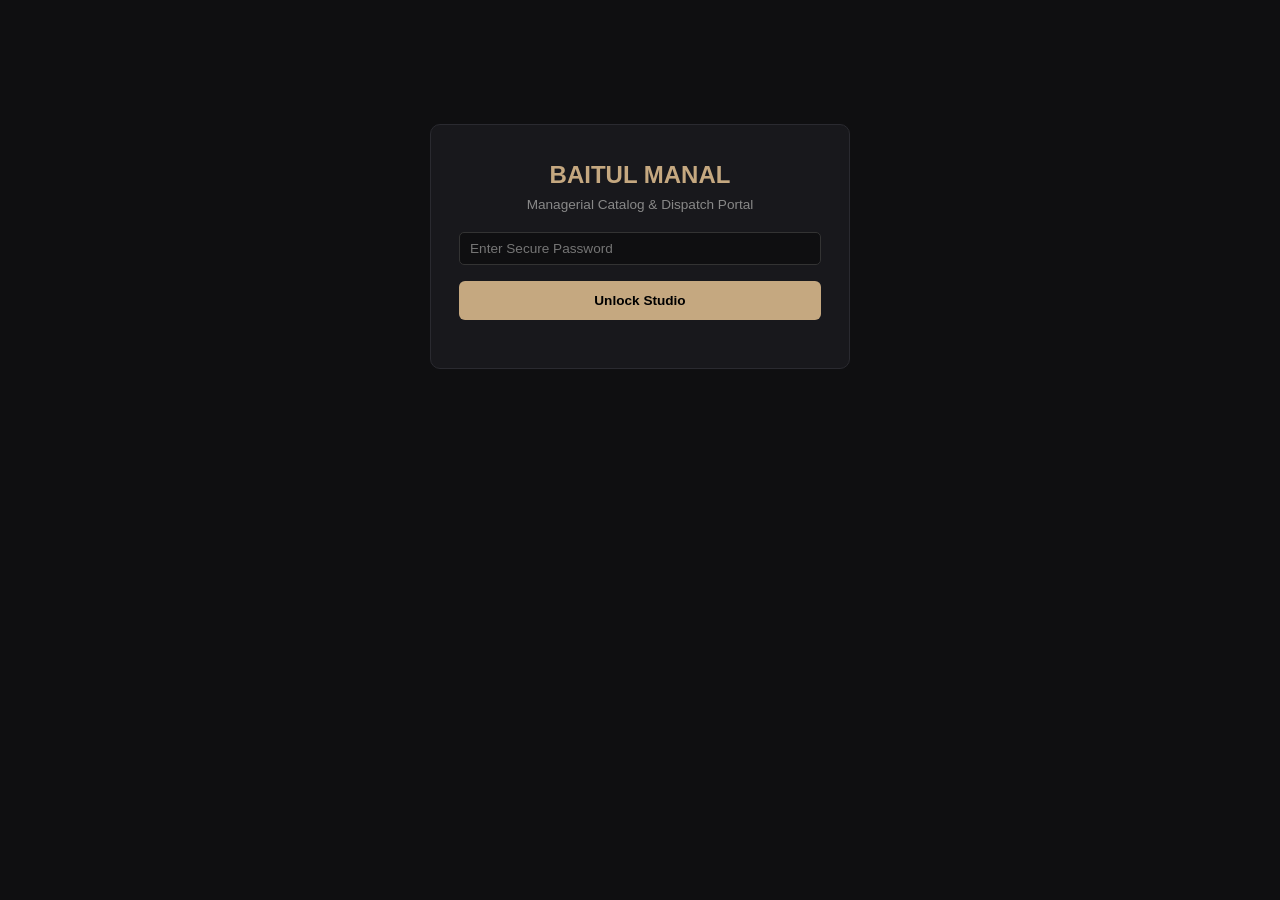
<file: admin.html>
<!DOCTYPE html>
<html lang="en">
<head>
  <meta charset="UTF-8">
  <meta name="viewport" content="width=device-width, initial-scale=1.0">
  <title>Baitul Manal — Operations & Visual Catalog Studio</title>
  <style>
    :root {
      --bm-gold: #c5a880;
      --bm-gold-dark: #9e825a;
      --bm-dark: #0f0f11;
      --bm-card: #18181c;
      --bm-border: #2a2a30;
      --bm-red: #e74c3c;
      --bm-green: #2ecc71;
    }

    * { box-sizing: border-box; margin: 0; padding: 0; }
    body {
      background: var(--bm-dark);
      color: #eaeaea;
      font-family: -apple-system, BlinkMacSystemFont, "Segoe UI", Roboto, Helvetica, Arial, sans-serif;
      padding: 24px;
    }

    .container { max-width: 1500px; margin: 0 auto; }

    .header {
      display: flex;
      justify-content: space-between;
      align-items: center;
      padding-bottom: 20px;
      border-bottom: 1px solid var(--bm-border);
      margin-bottom: 24px;
    }
    .header h1 { color: var(--bm-gold); font-size: 1.6rem; letter-spacing: 1px; }

    .btn {
      background: var(--bm-gold);
      color: #000;
      border: none;
      padding: 10px 18px;
      border-radius: 6px;
      font-weight: 600;
      cursor: pointer;
      font-size: 0.85rem;
      transition: background 0.2s;
    }
    .btn:hover { background: #d8be97; }
    .btn-outline {
      background: transparent;
      border: 1px solid var(--bm-gold);
      color: var(--bm-gold);
      padding: 9px 16px;
      border-radius: 6px;
      font-weight: 600;
      cursor: pointer;
    }
    .btn-outline:hover { background: rgba(197, 168, 128, 0.1); }
    .btn-danger { background: var(--bm-red); color: #fff; border: none; border-radius: 4px; cursor: pointer; }
    .btn-danger:hover { background: #c0392b; }

    .gate-box {
      max-width: 420px;
      margin: 100px auto;
      background: var(--bm-card);
      border: 1px solid var(--bm-border);
      border-radius: 10px;
      padding: 36px 28px;
      text-align: center;
    }

    .tabs { display: flex; gap: 12px; margin-bottom: 24px; }
    .tab-btn {
      background: #202026;
      color: #999;
      border: 1px solid var(--bm-border);
      padding: 10px 22px;
      border-radius: 6px;
      cursor: pointer;
      font-weight: 500;
    }
    .tab-btn.active {
      background: var(--bm-gold);
      color: #000;
      border-color: var(--bm-gold);
      font-weight: 700;
    }

    .inventory-grid {
      display: grid;
      grid-template-columns: repeat(auto-fill, minmax(420px, 1fr));
      gap: 24px;
      margin-top: 18px;
    }

    .product-editor-card {
      background: var(--bm-card);
      border: 1px solid var(--bm-border);
      border-radius: 10px;
      overflow: hidden;
      display: flex;
      flex-direction: column;
      position: relative;
    }

    .preview-header {
      position: relative;
      height: 250px;
      background: #111;
      display: flex;
      align-items: center;
      justify-content: center;
    }
    .preview-header img {
      width: 100%;
      height: 100%;
      object-fit: cover;
    }
    .badge-preview-sale {
      position: absolute;
      top: 12px;
      left: 12px;
      background: #b33939;
      color: #fff;
      font-size: 0.72rem;
      font-weight: 800;
      padding: 4px 8px;
      border-radius: 4px;
      letter-spacing: 0.5px;
    }
    .badge-preview-new {
      position: absolute;
      top: 12px;
      left: 70px;
      background: var(--bm-gold);
      color: #000;
      font-size: 0.72rem;
      font-weight: 800;
      padding: 4px 8px;
      border-radius: 4px;
    }
    .badge-preview-cat {
      position: absolute;
      top: 12px;
      right: 12px;
      background: rgba(0,0,0,0.75);
      color: #fff;
      font-size: 0.7rem;
      padding: 4px 8px;
      border-radius: 4px;
      border: 1px solid #444;
    }

    .card-fields {
      padding: 18px;
      display: flex;
      flex-direction: column;
      gap: 12px;
    }

    .field-row {
      display: flex;
      gap: 10px;
    }
    .field-group {
      flex: 1;
      display: flex;
      flex-direction: column;
      gap: 4px;
    }
    label {
      font-size: 0.72rem;
      color: #aaa;
      text-transform: uppercase;
      letter-spacing: 0.5px;
    }
    input, select, textarea {
      background: #0f0f11;
      border: 1px solid #333;
      border-radius: 5px;
      color: #fff;
      padding: 8px 10px;
      font-size: 0.85rem;
      width: 100%;
    }
    input:focus, select:focus, textarea:focus {
      outline: none;
      border-color: var(--bm-gold);
    }
    textarea { resize: vertical; min-height: 55px; }

    .checkbox-row {
      display: flex;
      align-items: center;
      gap: 8px;
      background: #131317;
      padding: 8px 12px;
      border-radius: 5px;
      border: 1px solid #292933;
    }
    .checkbox-row input[type="checkbox"] {
      width: auto;
      cursor: pointer;
    }
    .checkbox-row span {
      font-size: 0.8rem;
      font-weight: 600;
    }

    .card-actions {
      display: flex;
      justify-content: space-between;
      align-items: center;
      padding: 12px 18px;
      background: #141417;
      border-top: 1px solid var(--bm-border);
      margin-top: auto;
    }

    table { width: 100%; border-collapse: collapse; margin-top: 14px; }
    th, td { padding: 12px; border-bottom: 1px solid var(--bm-border); text-align: left; }
    th { color: var(--bm-gold); font-size: 0.75rem; text-transform: uppercase; }

    .raw-editor {
      width: 100%;
      height: 550px;
      font-family: monospace;
      background: #0b0b0d;
      color: #62d6e8;
      border: 1px solid var(--bm-border);
      padding: 16px;
      border-radius: 8px;
    }
  </style>
</head>
<body>
  <div class="container">

    <!-- PASSWORD GATE -->
    <div id="gateCard" class="gate-box">
      <h2 style="color:var(--bm-gold); margin-bottom: 8px;">BAITUL MANAL</h2>
      <p style="color:#888; font-size: 0.85rem; margin-bottom: 20px;">Managerial Catalog & Dispatch Portal</p>
      <input type="password" id="adminPassword" placeholder="Enter Secure Password" style="margin-bottom: 16px;">
      <button class="btn" style="width:100%; padding: 12px;" id="loginBtn">Unlock Studio</button>
      <div id="gateError" style="color:var(--bm-red); margin-top: 12px; font-size: 0.85rem;"></div>
    </div>

    <!-- MAIN DASHBOARD -->
    <div id="dashboardView" style="display: none;">
      <div class="header">
        <div>
          <h1>BAITUL MANAL — Studio Control</h1>
          <small style="color:#888;">Live Visual Inventory, Sale Tags & Dispatch Console</small>
        </div>
        <button class="btn-outline" id="logoutBtn">Lock Terminal</button>
      </div>

      <!-- TABS -->
      <div class="tabs">
        <button class="tab-btn active" data-tab="inventory">Live Catalog Grid</button>
        <button class="tab-btn" data-tab="orders">Customer Dispatches</button>
        <button class="tab-btn" data-tab="vault">🔒 Permanent Master Vault & Directory</button>
        <button class="tab-btn" data-tab="customers">👤 Client Accounts (ID & PS)</button>
        <button class="tab-btn" data-tab="raw-json">Raw products.json</button>
      </div>

      <!-- INVENTORY TAB -->
      <div id="paneInventory">
        <div style="display: flex; justify-content: space-between; align-items: center; margin-bottom: 12px; flex-wrap: wrap; gap: 10px;">
          <div>
            <h2 style="font-size: 1.2rem;">Visual Catalog & Sale Tag Manager</h2>
            <span style="color:#888; font-size:0.85rem;">Toggle sale tags, modify discount pricing, update images, and manage colors.</span>
          </div>
          <div style="display: flex; gap: 10px;">
            <button class="btn-outline" id="addNewProductBtn">+ Add New Dress</button>
            <button class="btn" id="saveAllInventoryBtn">💾 Save All Changes Live</button>
          </div>
        </div>

        <div class="inventory-grid" id="inventoryGridContainer">
          <!-- Populated dynamically by admin.js -->
        </div>
      </div>

      <!-- ORDERS TAB -->
      <div id="paneOrders" style="display: none;">
        <div style="display: flex; justify-content: space-between; align-items: center;">
          <h2>Dispatches & Invoices</h2>
          <button class="btn-outline" id="refreshOrdersBtn">↻ Refresh</button>
        </div>
        <table>
          <thead>
            <tr>
              <th>Order ID</th>
              <th>Customer</th>
              <th>Area / Address</th>
              <th>Payment</th>
              <th>Total</th>
              <th>Status</th>
            </tr>
          </thead>
          <tbody id="ordersTableBody"></tbody>
        </table>
      </div>
      <!-- Pane 4: Permanent Master Archive & Customer Directory -->
<section id="paneVault" class="admin-pane" style="display: none; padding: 20px 0;">
  
  <div style="background: #181512; border: 1px solid rgba(197, 168, 128, 0.3); border-radius: 10px; padding: 20px; margin-bottom: 20px;">
    <div style="display: flex; justify-content: space-between; align-items: center; flex-wrap: wrap; gap: 14px; margin-bottom: 16px;">
      <div>
        <h2 style="font-family: 'Playfair Display', serif; color: #c5a880; margin: 0 0 4px; font-size: 1.4rem;">
          Permanent Customer & Order Vault
        </h2>
        <p style="color: #8c8173; margin: 0; font-size: 0.85rem;">
          Permanent historical ledger. All customer credentials, order histories, and transactions are preserved here.
        </p>
      </div>

      <button type="button" id="exportVaultCsvBtn" style="background: #27ae60; color: #fff; border: none; padding: 10px 18px; border-radius: 6px; font-weight: 700; font-size: 0.85rem; cursor: pointer;">
        📥 Export All to CSV / Excel
      </button>
    </div>

    <!-- Live Search, Filter & Sort Bar -->
    <div style="display: flex; gap: 10px; flex-wrap: wrap; background: #12100e; padding: 12px; border-radius: 8px; border: 1px solid rgba(214,203,186,0.15);">
      <input type="text" id="vaultSearchInput" placeholder="Search by name, phone (+965), or order ID..." 
        style="flex: 2; min-width: 200px; background: #181512; border: 1px solid rgba(197,168,128,0.3); color: #fff; padding: 10px 14px; border-radius: 6px; font-size: 0.88rem; outline: none;">

      <select id="vaultStatusFilter" style="flex: 1; min-width: 140px; background: #181512; border: 1px solid rgba(197,168,128,0.3); color: #c5a880; padding: 10px; border-radius: 6px; font-size: 0.85rem; font-weight: 600; outline: none;">
        <option value="ALL">All Statuses</option>
        <option value="PENDING_DISPATCH">🟡 Pending Dispatch</option>
        <option value="PROCESSING">🟠 Atelier Tailoring</option>
        <option value="OUT_FOR_DELIVERY">🔵 Out for Delivery</option>
        <option value="DELIVERED">🟢 Delivered</option>
        <option value="CANCELLED">🔴 Cancelled</option>
      </select>

      <select id="vaultSortSelect" style="flex: 1; min-width: 140px; background: #181512; border: 1px solid rgba(197,168,128,0.3); color: #c5a880; padding: 10px; border-radius: 6px; font-size: 0.85rem; font-weight: 600; outline: none;">
        <option value="newest">Sort: Newest First</option>
        <option value="oldest">Sort: Oldest First</option>
        <option value="highest">Sort: Highest Total (KD)</option>
      </select>
    </div>
  </div>

  <!-- Vault Data Table -->
  <div style="overflow-x: auto; background: #181512; border: 1px solid rgba(197, 168, 128, 0.2); border-radius: 10px;">
    <table style="width: 100%; border-collapse: collapse; text-align: left; font-size: 0.86rem;">
      <thead>
        <tr style="border-bottom: 1px solid rgba(197, 168, 128, 0.3); background: #12100e; color: #c5a880; font-size: 0.78rem; text-transform: uppercase; letter-spacing: 0.5px;">
          <th style="padding: 14px 16px;">Order & Date</th>
          <th style="padding: 14px 16px;">Customer & Contact</th>
          <th style="padding: 14px 16px;">Full Delivery Address</th>
          <th style="padding: 14px 16px;">Garments Purchased</th>
          <th style="padding: 14px 16px;">Gateway</th>
          <th style="padding: 14px 16px;">Total</th>
          <th style="padding: 14px 16px;">Status</th>
        </tr>
      </thead>
      <tbody id="vaultTableBody">
        <tr>
          <td colspan="7" style="text-align: center; color: #8c8173; padding: 30px;">Loading archive records...</td>
        </tr>
      </tbody>
    </table>
  </div>
</section>
<!-- PANE: REGISTERED CLIENT PASSWORDS & DIRECTORY -->
<section id="paneCustomers" class="admin-pane" style="display: none; margin-top: 20px;">
  <div style="background: #181512; border: 1px solid rgba(197, 168, 128, 0.4); border-radius: 8px; padding: 20px;">
    <h3 style="color: #c5a880; margin: 0 0 16px; font-family: Georgia, serif;">👤 Registered Customer Directory & Passwords</h3>
    <div style="overflow-x: auto;">
      <table style="width: 100%; border-collapse: collapse; font-size: 0.88rem;">
        <thead>
          <tr style="border-bottom: 2px solid #c5a880; text-align: left; color: #c5a880;">
            <th style="padding: 10px;">#</th>
            <th style="padding: 10px;">Client Name</th>
            <th style="padding: 10px;">Mobile Number (Login ID)</th>
            <th style="padding: 10px;">Email</th>
            <th style="padding: 10px;">Password</th>
          </tr>
        </thead>
        <tbody id="customersTableBody">
          <tr><td colspan="5" style="text-align:center; padding:20px; color:#8c8173;">Loading registered clients...</td></tr>
        </tbody>
      </table>
    </div>
  </div>
</section>

      <!-- RAW JSON TAB -->
      <div id="paneRawJson" style="display: none;">
        <div style="display: flex; justify-content: space-between; align-items: center; margin-bottom: 12px;">
          <h2>Direct JSON Editor</h2>
          <button class="btn" id="saveRawJsonBtn">💾 Overwrite products.json</button>
        </div>
        <textarea id="rawJsonTextarea" class="raw-editor" spellcheck="false"></textarea>
      </div>

    </div>
  </div>

  <script src="assets/js/admin.js"></script>
</body>
</html>
</file>
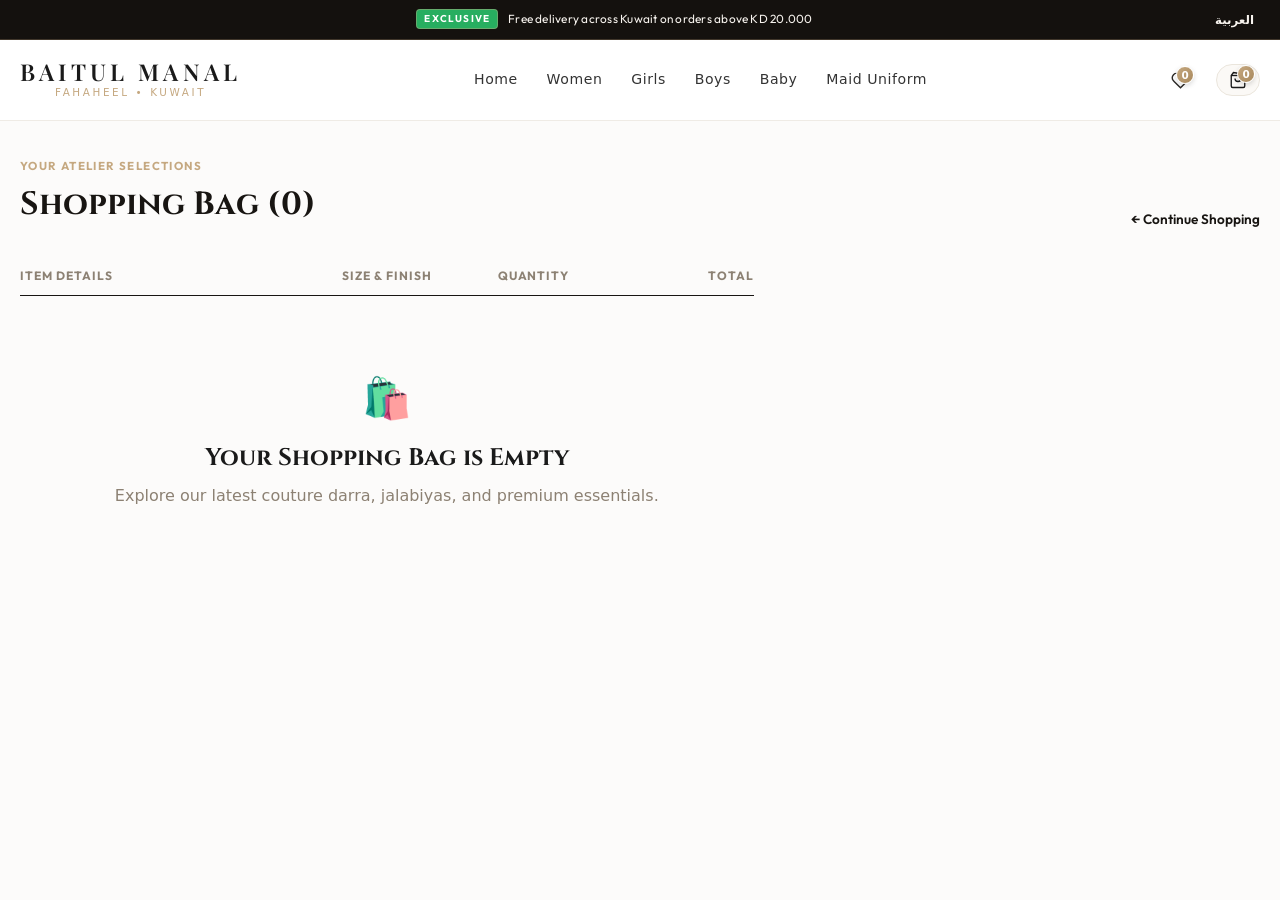
<file: cart.html>
<!DOCTYPE html>
<html lang="en" dir="ltr">
<head>
  <meta charset="UTF-8" />
  <meta name="viewport" content="width=device-width, initial-scale=1.0" />
  <!-- Progressive Web App Meta -->
  <link rel="manifest" href="manifest.json" />
  <meta name="theme-color" content="#c5a880" />
  <meta name="mobile-web-app-capable" content="yes" />
  <meta name="apple-mobile-web-app-status-bar-style" content="black-translucent" />
  <meta name="apple-mobile-web-app-title" content="Baitul Manal" />
  <link rel="apple-touch-icon" href="assets/icons/icon-192.png" />
  <title>Shopping Bag | BAITUL MANAL Kuwait</title>

  <link rel="preconnect" href="https://fonts.googleapis.com">
  <link rel="preconnect" href="https://fonts.gstatic.com" crossorigin>
  <link href="https://fonts.googleapis.com/css2?family=Amiri:wght@400;700&family=Cinzel:wght@600;700;800&family=Outfit:wght@300;400;500;600;700&family=Playfair+Display:ital,wght@0,500;0,600;0,700;1,400&family=Tajawal:wght@400;500;700&display=swap" rel="stylesheet">

  <link rel="stylesheet" href="assets/css/variables.css" />
  <link rel="stylesheet" href="assets/css/base.css" />
  <link rel="stylesheet" href="assets/css/components.css" />
  <link rel="stylesheet" href="assets/css/cart.css" />
</head>
<body class="cart-page-body">

  <!-- Announcement Bar -->
  <aside class="top-bar" aria-label="Utility">
    <div class="container top-bar__inner">
      <div class="top-bar__slider" id="announcementSlider">
        <div class="top-bar__track">
          <div class="top-bar__slide active">
            <span class="promo-pill">EXCLUSIVE</span>
            <span class="top-bar__text">Free delivery across Kuwait on orders above KD 20.000</span>
          </div>
        </div>
      </div>
      <div class="top-bar__actions">
        <button type="button" class="lang-switch-btn" aria-label="Toggle language">
          <span class="lang-text">العربية</span>
        </button>
      </div>
    </div>
  </aside>

  <!-- Sticky Luxury Header -->
  <header class="site-header" id="siteHeader">
    <div class="container header__inner">
      <a href="index.html" class="brand-logo">
        <span class="brand-logo__primary">BAITUL MANAL</span>
        <span class="brand-logo__sub">FAHAHEEL • KUWAIT</span>
      </a>

      <nav class="desktop-nav">
        <ul class="nav-list">
          <li><a href="index.html" class="nav-link">Home</a></li>
          <li><a href="shop.html?category=women" class="nav-link">Women</a></li>
          <li><a href="shop.html?category=girls" class="nav-link">Girls</a></li>
          <li><a href="shop.html?category=boys" class="nav-link">Boys</a></li>
          <li><a href="shop.html?category=baby" class="nav-link">Baby</a></li>
          <li><a href="shop.html?category=maid" class="nav-link">Maid Uniform</a></li>
        </ul>
      </nav>

      <div class="header__actions">
        <a href="wishlist.html" class="action-btn" aria-label="Wishlist">
          <svg width="19" height="19" viewBox="0 0 24 24" fill="none" stroke="currentColor" stroke-width="1.8"><path d="M20.84 4.61a5.5 5.5 0 0 0-7.78 0L12 5.67l-1.06-1.06a5.5 5.5 0 0 0-7.78 7.78l1.06 1.06L12 21.23l7.78-7.78 1.06-1.06a5.5 5.5 0 0 0 0-7.78z"/></svg>
          <span class="badge badge--counter" id="wishlistCount">0</span>
        </a>
        <a href="cart.html" class="cart-pill-btn active" aria-label="Shopping Bag">
          <div class="cart-pill-btn__icon">
            <svg width="18" height="18" viewBox="0 0 24 24" fill="none" stroke="currentColor" stroke-width="1.8"><path d="M6 2L3 6v14a2 2 0 0 0 2 2h14a2 2 0 0 0 2-2V6l-3-2z"></path><line x1="3" y1="6" x2="21" y2="6"></line><path d="M16 10a4 4 0 0 1-8 0"></path></svg>
            <span class="badge" id="cartCount">0</span>
          </div>
        </a>
      </div>
    </div>
  </header>

  <!-- Main Bag Stage -->
  <main class="cart-stage container">
    <div class="cart-header-row">
      <div>
        <span class="cart-eyebrow">YOUR ATELIER SELECTIONS</span>
        <h1 class="cart-title">Shopping Bag (<span id="cartItemQuantityTitle">0</span>)</h1>
      </div>
      <a href="shop.html" class="cart-continue-link">← Continue Shopping</a>
    </div>

    <!-- Free Delivery Milestone Bar -->
    <div class="cart-shipping-banner" id="shippingBanner">
      <div class="shipping-banner-top">
        <span id="shippingNoticeText">Add KD 20.000 more for Free Delivery across Kuwait</span>
        <span class="shipping-status-tag" id="shippingStatusTag">FAST DISPATCH</span>
      </div>
      <div class="shipping-bar-track">
        <div class="shipping-bar-fill" id="shippingBarFill" style="width: 0%;"></div>
      </div>
    </div>

    <div class="cart-layout-grid" id="cartLayoutGrid">
      <!-- Left Column: Item Rows Table -->
      <section class="cart-items-column">
        <div class="cart-table-head desktop-only">
          <span>Item Details</span>
          <span style="text-align: center;">Size & Finish</span>
          <span style="text-align: center;">Quantity</span>
          <span style="text-align: right;">Total</span>
        </div>

        <div class="cart-items-list" id="cartItemsList">
          <!-- Injected dynamically via cart.js -->
        </div>

        <div class="cart-empty-state" id="cartEmptyState" style="display: none;">
          <div class="empty-icon">🛍️</div>
          <h2>Your Shopping Bag is Empty</h2>
          <p>Explore our latest couture darra, jalabiyas, and premium essentials.</p>
          <a href="shop.html" class="btn-luxury">Explore Collection</a>
        </div>
      </section>

      <!-- Right Column: Order Ledger & Area Selector -->
      <aside class="cart-summary-column" id="cartSummaryColumn">
        <div class="cart-summary-card">
          <h3 class="summary-card-title">Order Ledger</h3>

          <!-- Kuwait Delivery Area Selector -->
          <div class="gov-select-box">
            <label for="govAreaSelect">Kuwait Delivery Destination</label>
            <select id="govAreaSelect" class="gov-dropdown">
              <option value="ahmadi" selected>Al Ahmadi & Fahaheel (Fast Hub - KD 1.500)</option>
              <option value="capital">Kuwait City & Al Asimah (KD 2.000)</option>
              <option value="hawally">Hawally & Salmiya (KD 2.000)</option>
              <option value="farwaniya">Farwaniya & Khaitan (KD 2.000)</option>
              <option value="mubarak">Mubarak Al-Kabeer (KD 2.000)</option>
              <option value="jahra">Al Jahra & Suburbs (KD 2.500)</option>
            </select>
          </div>

          <!-- Promo Code Input -->
          <div class="promo-code-wrap">
            <div class="promo-input-group">
              <input type="text" id="cartCouponInput" placeholder="Promo Voucher (e.g. EID10)" autocomplete="off">
              <button type="button" id="cartCouponBtn">Apply</button>
            </div>
            <span class="promo-msg" id="cartCouponMsg"></span>
          </div>

          <hr class="summary-line">

          <!-- Price Calculations -->
          <div class="ledger-rows">
            <div class="ledger-row">
              <span>Items Subtotal</span>
              <span id="ledgerSubtotal">KD 0.000</span>
            </div>
            <div class="ledger-row">
              <span>Kuwait Dispatch Rate</span>
              <span id="ledgerShipping">KD 1.500</span>
            </div>
            <div class="ledger-row ledger-row--discount" id="ledgerDiscountRow" style="display: none;">
              <span>Privilege Discount</span>
              <span id="ledgerDiscount" style="color: #27ae60;">-KD 0.000</span>
            </div>
            <div class="ledger-row ledger-row--grand">
              <span>Estimated Total</span>
              <span id="ledgerGrandTotal">KD 0.000</span>
            </div>
          </div>

          <!-- Actions -->
          <div class="cart-cta-deck">
            <a href="checkout.html" class="btn-primary-luxury btn-block" id="proceedCheckoutBtn">
              <span>Proceed to Checkout</span>
              <svg width="18" height="18" viewBox="0 0 24 24" fill="none" stroke="currentColor" stroke-width="2"><path d="M5 12h14M12 5l7 7-7 7"/></svg>
            </a>
            <a href="#" target="_blank" class="btn-wa-cart btn-block" id="cartWhatsAppBtn">
              <svg width="18" height="18" viewBox="0 0 24 24" fill="currentColor"><path d="M.057 24l1.687-6.163c-1.041-1.804-1.588-3.849-1.587-5.946.003-6.556 5.338-11.891 11.893-11.891 3.181.001 6.167 1.24 8.413 3.488 2.245 2.248 3.481 5.236 3.48 8.414-.003 6.557-5.338 11.892-11.893 11.892-1.99-.001-3.951-.5-5.688-1.448l-6.305 1.654zm6.597-3.807c1.676.995 3.276 1.591 5.392 1.592 5.448 0 9.886-4.434 9.889-9.885.002-5.462-4.415-9.89-9.881-9.892-5.452 0-9.887 4.434-9.889 9.884-.001 2.225.651 3.891 1.746 5.634l-.999 3.648 3.742-.981zm11.387-5.464c-.074-.124-.272-.198-.57-.347-.297-.149-1.758-.868-2.031-.967-.272-.099-.47-.149-.669.149-.198.297-.768.967-.941 1.165-.173.198-.347.223-.644.074-.297-.149-1.255-.462-2.39-1.475-.883-.788-1.48-1.761-1.653-2.059-.173-.297-.018-.458.13-.606.134-.133.297-.347.446-.521.151-.172.2-.296.3-.495.099-.198.05-.372-.025-.521-.075-.148-.669-1.611-.916-2.206-.242-.579-.487-.501-.669-.51l-.57-.01c-.198 0-.52.074-.792.372s-1.04 1.016-1.04 2.479 1.065 2.876 1.213 3.074c.149.198 2.095 3.2 5.076 4.487.709.306 1.263.489 1.694.626.712.226 1.36.194 1.872.118.571-.085 1.758-.719 2.006-1.413.248-.695.248-1.29.173-1.414z"/></svg>
              <span>Instant WhatsApp Concierge Order</span>
            </a>
          </div>

          <div class="cart-trust-badges">
            <span>🛡️ 256-Bit Encrypted K-Net Gateway</span>
            <span>📍 Fahaheel Bazar Atelier Collection</span>
          </div>
        </div>
      </aside>
    </div>
  </main>

  <script src="assets/js/cart.js"></script>
</body>
</html>
</file>
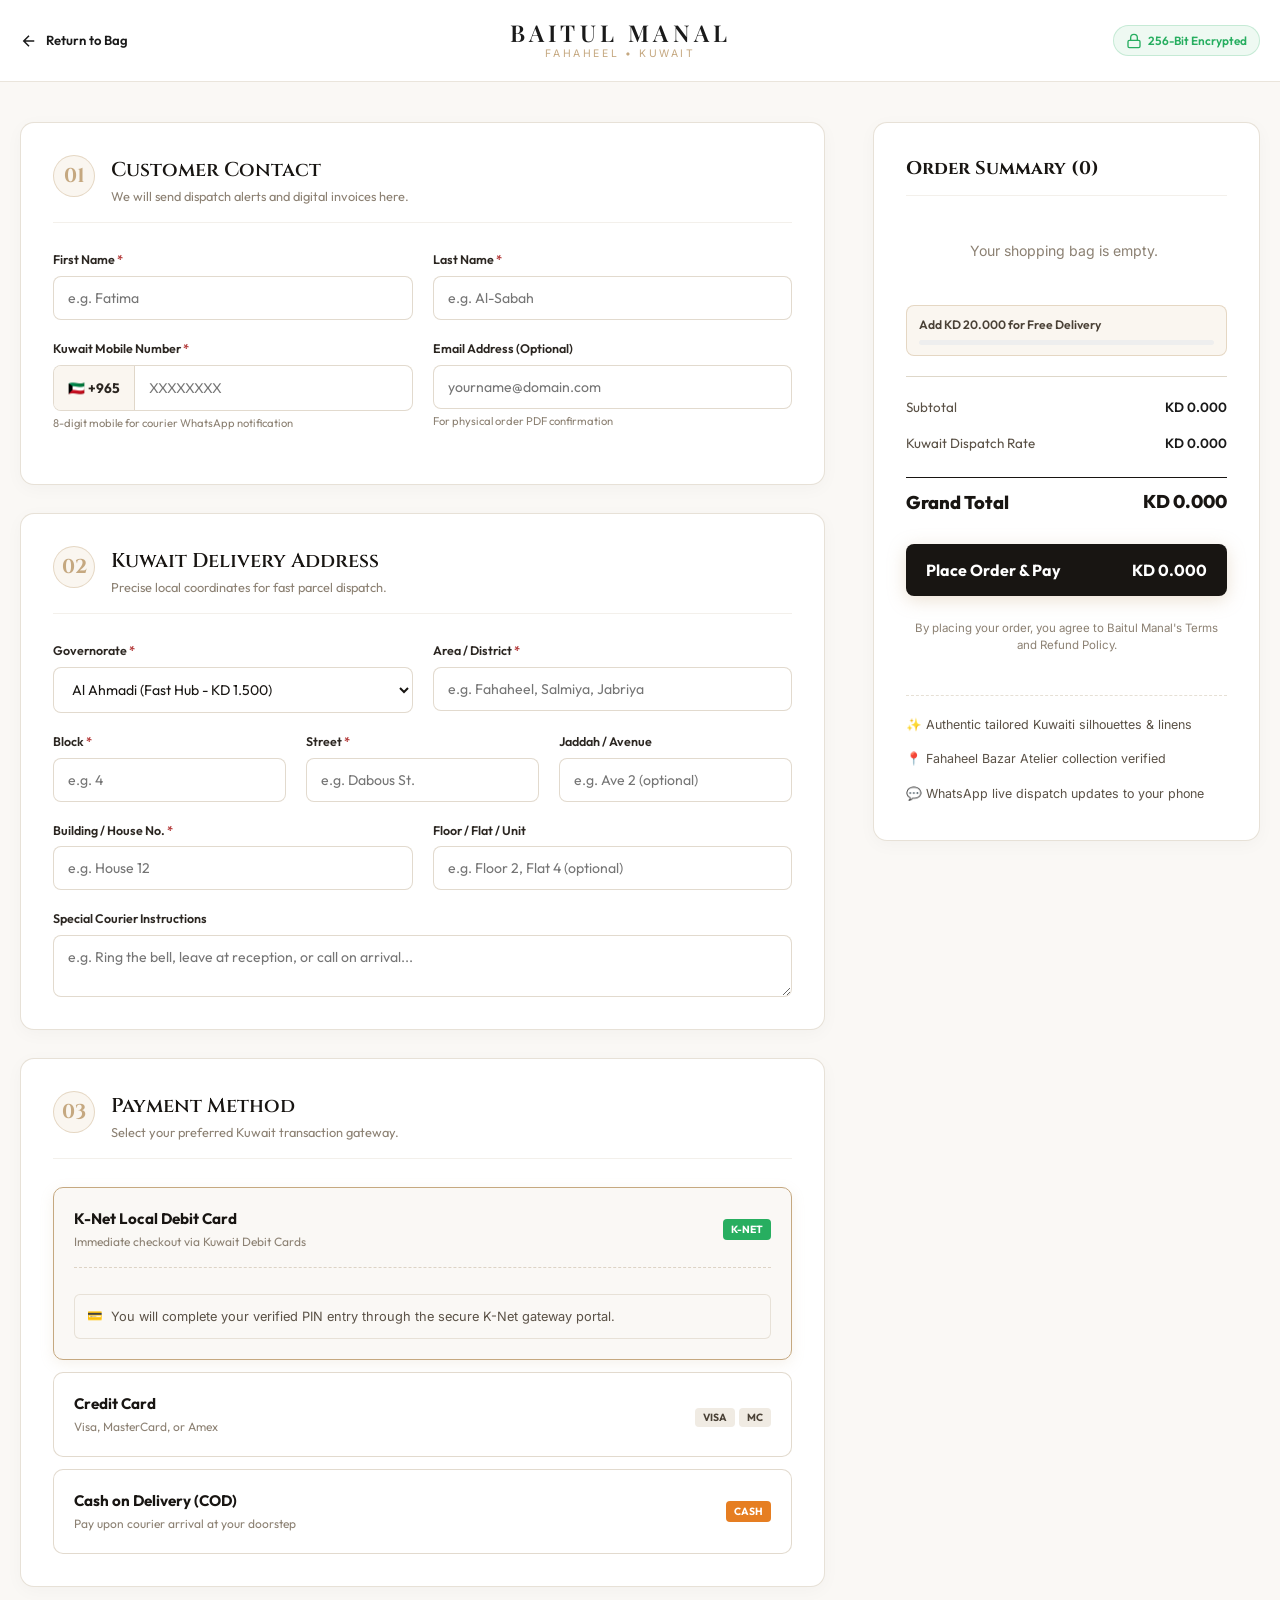
<file: checkout.html>
<!DOCTYPE html>
<html lang="en" dir="ltr">
<head>
  <meta charset="UTF-8" />
  <meta name="viewport" content="width=device-width, initial-scale=1.0" />
  <!-- Progressive Web App Meta -->
  <link rel="manifest" href="manifest.json" />
  <meta name="theme-color" content="#c5a880" />
  <meta name="mobile-web-app-capable" content="yes" />
  <meta name="apple-mobile-web-app-status-bar-style" content="black-translucent" />
  <meta name="apple-mobile-web-app-title" content="Baitul Manal" />
  <link rel="apple-touch-icon" href="assets/icons/icon-192.png" />
  <title>Checkout | BAITUL MANAL Kuwait</title>

  <link rel="preconnect" href="https://fonts.googleapis.com">
  <link rel="preconnect" href="https://fonts.gstatic.com" crossorigin>
  <link href="https://fonts.googleapis.com/css2?family=Amiri:wght@400;700&family=Cinzel:wght@500;600;700;800&family=Inter:wght@300;400;500;600;700&family=Outfit:wght@300;400;500;600;700&family=Playfair+Display:ital,wght@0,500;0,600;0,700;1,400&family=Tajawal:wght@400;500;700&display=swap" rel="stylesheet">

  <link rel="stylesheet" href="assets/css/variables.css" />
  <link rel="stylesheet" href="assets/css/base.css" />
  <link rel="stylesheet" href="assets/css/components.css" />
  <link rel="stylesheet" href="assets/css/checkout.css" />
</head>
<body>

  <!-- Minimalist Luxury Checkout Header -->
  <header class="checkout-header">
    <div class="container checkout-header__inner">
      <a href="cart.html" class="checkout-back-link">
        <svg width="18" height="18" viewBox="0 0 24 24" fill="none" stroke="currentColor" stroke-width="2"><path d="M19 12H5M12 19l-7-7 7-7"/></svg>
        <span>Return to Bag</span>
      </a>

      <a href="index.html" class="brand-logo">
        <span class="brand-logo__primary">BAITUL MANAL</span>
        <span class="brand-logo__sub">FAHAHEEL • KUWAIT</span>
      </a>

      <div class="checkout-secure-badge">
        <svg width="16" height="16" viewBox="0 0 24 24" fill="none" stroke="currentColor" stroke-width="2"><rect x="3" y="11" width="18" height="11" rx="2" ry="2"></rect><path d="M7 11V7a5 5 0 0 1 10 0v4"></path></svg>
        <span>256-Bit Encrypted</span>
      </div>
    </div>
  </header>

  <!-- Main Checkout Workflow -->
  <main class="checkout-main">
    <div class="container checkout-grid">
      
      <!-- Left Column: Checkout Multi-Step Form -->
      <section class="checkout-forms">
        <form id="checkoutForm" novalidate>

          <!-- Step 1: Customer Identification -->
          <div class="checkout-card" id="stepCustomer">
            <div class="checkout-card__header">
              <span class="step-num">01</span>
              <div>
                <h2 class="step-title">Customer Contact</h2>
                <p class="step-sub">We will send dispatch alerts and digital invoices here.</p>
              </div>
            </div>

            <div class="form-row form-row--2">
              <div class="form-group">
                <label for="custFirstName">First Name <span class="required">*</span></label>
                <input type="text" id="custFirstName" placeholder="e.g. Fatima" required autocomplete="given-name">
                <span class="field-error" id="errFirstName"></span>
              </div>
              <div class="form-group">
                <label for="custLastName">Last Name <span class="required">*</span></label>
                <input type="text" id="custLastName" placeholder="e.g. Al-Sabah" required autocomplete="family-name">
                <span class="field-error" id="errLastName"></span>
              </div>
            </div>

            <div class="form-row form-row--2">
              <div class="form-group">
                <label for="custPhone">Kuwait Mobile Number <span class="required">*</span></label>
                <div class="phone-input-wrap">
                  <span class="phone-prefix">🇰🇼 +965</span>
                  <input type="tel" id="custPhone" placeholder="XXXXXXXX" maxlength="8" required autocomplete="tel">
                </div>
                <span class="field-help">8-digit mobile for courier WhatsApp notification</span>
                <span class="field-error" id="errPhone"></span>
              </div>
              <div class="form-group">
                <label for="custEmail">Email Address (Optional)</label>
                <input type="email" id="custEmail" placeholder="yourname@domain.com" autocomplete="email">
                <span class="field-help">For physical order PDF confirmation</span>
              </div>
            </div>
          </div>

          <!-- Step 2: Kuwait Specialized Address Matrix -->
          <div class="checkout-card" id="stepAddress">
            <div class="checkout-card__header">
              <span class="step-num">02</span>
              <div>
                <h2 class="step-title">Kuwait Delivery Address</h2>
                <p class="step-sub">Precise local coordinates for fast parcel dispatch.</p>
              </div>
            </div>

            <div class="form-row form-row--2">
              <div class="form-group">
                <label for="custGovernorate">Governorate <span class="required">*</span></label>
                <select id="custGovernorate" required>
                  <option value="ahmadi" selected>Al Ahmadi (Fast Hub - KD 1.500)</option>
                  <option value="capital">Capital / Al Asimah (KD 2.000)</option>
                  <option value="hawally">Hawally & Salmiya (KD 2.000)</option>
                  <option value="farwaniya">Farwaniya & Khaitan (KD 2.000)</option>
                  <option value="mubarak">Mubarak Al-Kabeer (KD 2.000)</option>
                  <option value="jahra">Al Jahra & Suburbs (KD 2.500)</option>
                </select>
                <span class="field-error" id="errGovernorate"></span>
              </div>

              <div class="form-group">
                <label for="custArea">Area / District <span class="required">*</span></label>
                <input type="text" id="custArea" placeholder="e.g. Fahaheel, Salmiya, Jabriya" required>
                <span class="field-error" id="errArea"></span>
              </div>
            </div>

            <div class="form-row form-row--3">
              <div class="form-group">
                <label for="custBlock">Block <span class="required">*</span></label>
                <input type="text" id="custBlock" placeholder="e.g. 4" required>
                <span class="field-error" id="errBlock"></span>
              </div>
              <div class="form-group">
                <label for="custStreet">Street <span class="required">*</span></label>
                <input type="text" id="custStreet" placeholder="e.g. Dabous St." required>
                <span class="field-error" id="errStreet"></span>
              </div>
              <div class="form-group">
                <label for="custAvenue">Jaddah / Avenue</label>
                <input type="text" id="custAvenue" placeholder="e.g. Ave 2 (optional)">
              </div>
            </div>

            <div class="form-row form-row--2">
              <div class="form-group">
                <label for="custHouse">Building / House No. <span class="required">*</span></label>
                <input type="text" id="custHouse" placeholder="e.g. House 12" required>
                <span class="field-error" id="errHouse"></span>
              </div>
              <div class="form-group">
                <label for="custFlat">Floor / Flat / Unit</label>
                <input type="text" id="custFlat" placeholder="e.g. Floor 2, Flat 4 (optional)">
              </div>
            </div>

            <div class="form-group">
              <label for="custNotes">Special Courier Instructions</label>
              <textarea id="custNotes" rows="2" placeholder="e.g. Ring the bell, leave at reception, or call on arrival..."></textarea>
            </div>
          </div>

          <!-- Step 3: Payment Method Matrix -->
          <div class="checkout-card" id="stepPayment">
            <div class="checkout-card__header">
              <span class="step-num">03</span>
              <div>
                <h2 class="step-title">Payment Method</h2>
                <p class="step-sub">Select your preferred Kuwait transaction gateway.</p>
              </div>
            </div>

            <div class="payment-methods-grid">
              <!-- Method 1: K-Net Local Debit -->
              <label class="pay-method-card active" for="payKnet">
                <input type="radio" name="payMethod" id="payKnet" value="knet" checked>
                <div class="pay-method-card__head">
                  <div class="pay-method-info">
                    <span class="pay-title">K-Net Local Debit Card</span>
                    <span class="pay-desc">Immediate checkout via Kuwait Debit Cards</span>
                  </div>
                  <span class="pay-badge pay-badge--knet">K-NET</span>
                </div>
                <div class="pay-method-details" id="knetDetails">
                  <div class="knet-mock-box" style="padding: 12px; background: #faf8f5; border-radius: 6px; margin-top: 10px; display: flex; align-items: center; gap: 8px;">
                    <span class="knet-icon">💳</span>
                    <p style="margin: 0; font-size: 0.8rem; color: #5a5146;">You will complete your verified PIN entry through the secure K-Net gateway portal.</p>
                  </div>
                </div>
              </label>

              <!-- Method 2: Credit / Debit Card -->
              <label class="pay-method-card" for="payCard">
                <input type="radio" name="payMethod" id="payCard" value="card">
                <div class="pay-method-card__head">
                  <div class="pay-method-info">
                    <span class="pay-title">Credit Card</span>
                    <span class="pay-desc">Visa, MasterCard, or Amex</span>
                  </div>
                  <div class="pay-badge-group">
                    <span class="pay-badge">VISA</span>
                    <span class="pay-badge">MC</span>
                  </div>
                </div>
                <div class="pay-method-details" id="cardDetails" style="display: none; margin-top: 10px;">
                  <div class="mock-card-fields" style="display: flex; flex-direction: column; gap: 8px;">
                    <input type="text" placeholder="Cardholder Name" class="mock-input" style="width: 100%; padding: 8px; border: 1px solid #d6cbba; border-radius: 4px;">
                    <input type="text" placeholder="Card Number (•••• •••• •••• ••••)" class="mock-input" style="width: 100%; padding: 8px; border: 1px solid #d6cbba; border-radius: 4px;">
                    <div class="mock-card-row" style="display: flex; gap: 8px;">
                      <input type="text" placeholder="MM / YY" class="mock-input" style="flex: 1; padding: 8px; border: 1px solid #d6cbba; border-radius: 4px;">
                      <input type="password" placeholder="CVV" maxlength="4" class="mock-input" style="flex: 1; padding: 8px; border: 1px solid #d6cbba; border-radius: 4px;">
                    </div>
                  </div>
                </div>
              </label>

              <!-- Method 3: Cash On Delivery -->
              <label class="pay-method-card" for="payCod">
                <input type="radio" name="payMethod" id="payCod" value="cod">
                <div class="pay-method-card__head">
                  <div class="pay-method-info">
                    <span class="pay-title">Cash on Delivery (COD)</span>
                    <span class="pay-desc">Pay upon courier arrival at your doorstep</span>
                  </div>
                  <span class="pay-badge pay-badge--cod">CASH</span>
                </div>
                <div class="pay-method-details" id="codDetails" style="display: none; margin-top: 10px;">
                  <p class="cod-note" style="margin: 0; font-size: 0.8rem; color: #8c8173; background: #faf8f5; padding: 10px; border-radius: 6px;">
                    Please prepare the exact amount in Kuwaiti Dinars (KWD) for our delivery driver.
                  </p>
                </div>
              </label>
            </div>
          </div>

        </form>
      </section>

      <!-- Right Column: Sticky Order Summary -->
      <aside class="checkout-summary-sidebar">
        <div class="checkout-summary-card">
          <h3 class="summary-title">Order Summary (<span id="summaryItemCount">0</span>)</h3>

          <!-- Dynamic Item Shelf -->
          <div class="summary-items-list" id="summaryItemsList"></div>

          <!-- Free Shipping Progress -->
          <div class="summary-shipping-tier" id="summaryShippingTier">
            <div class="shipping-tier-label" style="display: flex; justify-content: space-between; font-size: 0.76rem; margin-bottom: 6px;">
              <span id="tierNoticeText">Add KD 20.000 for Free Delivery</span>
              <span class="tier-status-pill" id="tierStatusPill" style="font-weight: 700; color: #27ae60;">FREE AT KD 20</span>
            </div>
            <div class="shipping-tier-bar" style="height: 5px; background: #eee; border-radius: 4px; overflow: hidden;">
              <div class="shipping-tier-fill" id="tierFill" style="width: 0%; height: 100%; background: #27ae60; transition: width 0.3s;"></div>
            </div>
          </div>

          <hr class="summary-divider" style="margin: 1.25rem 0; border: none; border-top: 1px solid rgba(214, 203, 186, 0.6);">

          <!-- Price Calculation Rows -->
          <div class="summary-calc-rows">
            <div class="summary-row" style="display: flex; justify-content: space-between; margin-bottom: 8px;">
              <span>Subtotal</span>
              <span class="summary-val" id="checkoutSubtotal">KD 0.000</span>
            </div>
            <div class="summary-row" style="display: flex; justify-content: space-between; margin-bottom: 8px;">
              <span>Kuwait Dispatch Rate</span>
              <span class="summary-val" id="checkoutDelivery">KD 1.500</span>
            </div>
            <div class="summary-row summary-row--total" style="display: flex; justify-content: space-between; font-size: 1.15rem; font-weight: 800; border-top: 1.5px solid #181512; padding-top: 10px; margin-top: 8px;">
              <span>Grand Total</span>
              <span class="summary-val summary-val--grand" id="checkoutTotal">KD 0.000</span>
            </div>

            <!-- Single Master CTA Button -->
            <button type="button" class="btn-place-order" id="placeOrderBtn" style="width: 100%; background: #181512; color: #ffffff; border: none; border-radius: 8px; padding: 16px 20px; margin: 1.25rem 0 1rem; font-family: 'Outfit', sans-serif; font-size: 1rem; font-weight: 700; display: flex; justify-content: space-between; align-items: center; cursor: pointer; transition: all 0.2s ease;">
              <span>Place Order & Pay</span>
              <span id="btnPayAmount">KD 0.000</span>
            </button>
            <p style="font-size: 0.72rem; color: #8c8173; text-align: center; margin: 0 0 1rem;">
              By placing your order, you agree to Baitul Manal's Terms and Refund Policy.
            </p>
          </div>

          <!-- Luxury Assurances -->
          <div class="summary-assurances" style="border-top: 1px dashed rgba(214,203,186,0.6); padding-top: 1rem;">
            <p style="font-size: 0.78rem; color: #5a5146; margin: 4px 0;">✨ Authentic tailored Kuwaiti silhouettes & linens</p>
            <p style="font-size: 0.78rem; color: #5a5146; margin: 4px 0;">📍 Fahaheel Bazar Atelier collection verified</p>
            <p style="font-size: 0.78rem; color: #5a5146; margin: 4px 0;">💬 WhatsApp live dispatch updates to your phone</p>
          </div>
        </div>
      </aside>

    </div>
  </main>

  <script src="assets/js/checkout.js"></script>
</body>
</html>
</file>
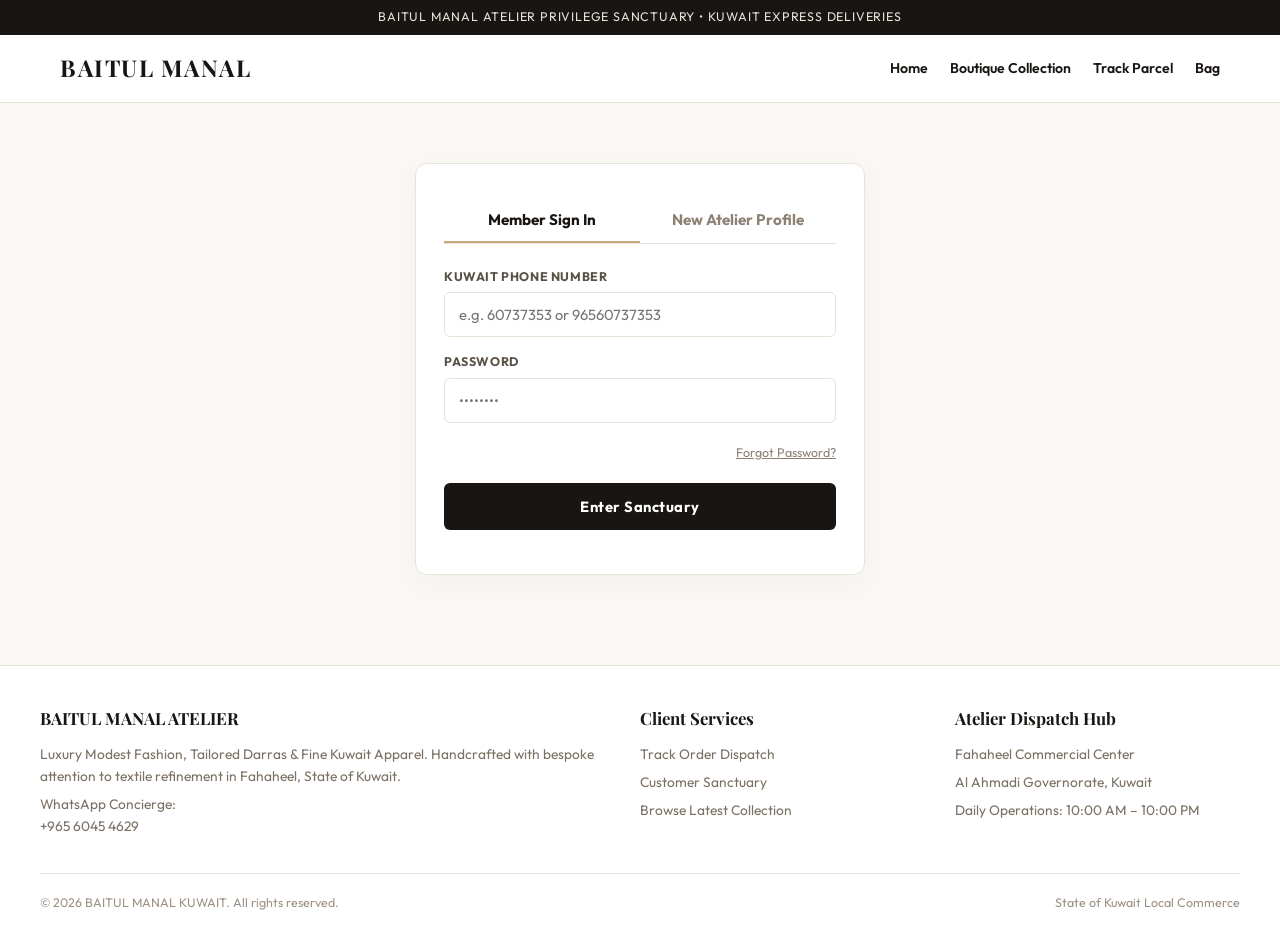
<file: my-profile.html>
<!DOCTYPE html>
<html lang="en" dir="ltr">
<head>
  <meta charset="UTF-8" />
  <meta name="viewport" content="width=device-width, initial-scale=1.0" />
  <title>Customer Sanctuary & Atelier Orders | BAITUL MANAL Kuwait</title>

  <!-- Google Web Fonts -->
  <link rel="preconnect" href="https://fonts.googleapis.com">
  <link rel="preconnect" href="https://fonts.gstatic.com" crossorigin>
  <link href="https://fonts.googleapis.com/css2?family=Outfit:wght@300;400;500;600;700;800&family=Playfair+Display:ital,wght@0,500;0,600;0,700;1,400&display=swap" rel="stylesheet">

  <link rel="stylesheet" href="assets/css/variables.css" />
  <link rel="stylesheet" href="assets/css/base.css" />
  <link rel="stylesheet" href="assets/css/components.css" />

  <style>
    :root {
      --bm-gold: #c5a880;
      --bm-gold-dark: #9e825a;
      --bm-dark: #181512;
      --bm-cream: #faf8f5;
      --bm-border: #e8e2d8;
      --bm-card-bg: #ffffff;
      --bm-green: #27ae60;
      --bm-red: #c0392b;
      --bm-blue: #2980b9;
      --bm-orange: #d35400;
    }

    * { box-sizing: border-box; }
    body {
      background-color: var(--bm-cream);
      font-family: 'Outfit', sans-serif;
      color: var(--bm-dark);
      margin: 0;
      padding: 0;
      min-height: 100vh;
      display: flex;
      flex-direction: column;
    }

    /* Top Announcement Ticker */
    .sanctuary-top-bar {
      background: var(--bm-dark);
      color: #e8e2d8;
      text-align: center;
      padding: 8px 16px;
      font-size: 0.78rem;
      letter-spacing: 0.8px;
      text-transform: uppercase;
    }

    /* Full Boutique Header */
    .sanctuary-header {
      background: #ffffff;
      border-bottom: 1px solid var(--bm-border);
      position: sticky;
      top: 0;
      z-index: 100;
    }
    .sanctuary-header__inner {
      max-width: 1200px;
      margin: 0 auto;
      padding: 16px 20px;
      display: flex;
      justify-content: space-between;
      align-items: center;
    }
    .sanctuary-logo {
      font-family: 'Playfair Display', Georgia, serif;
      font-size: 1.45rem;
      font-weight: 700;
      color: var(--bm-dark);
      text-decoration: none;
      letter-spacing: 1.5px;
    }
    .sanctuary-header__nav {
      display: flex;
      gap: 22px;
      align-items: center;
    }
    .sanctuary-header__link {
      color: var(--bm-dark);
      text-decoration: none;
      font-size: 0.88rem;
      font-weight: 600;
      transition: color 0.2s;
    }
    .sanctuary-header__link:hover { color: var(--bm-gold-dark); }

    /* Main Container */
    .sanctuary-main {
      flex: 1;
      max-width: 1080px;
      width: 100%;
      margin: 30px auto 60px;
      padding: 0 16px;
    }

    /* Auth Gate Card */
    .auth-box {
      max-width: 450px;
      margin: 30px auto;
      background: var(--bm-card-bg);
      border: 1px solid var(--bm-border);
      border-radius: 12px;
      padding: 34px 28px;
      box-shadow: 0 8px 30px rgba(0,0,0,0.03);
    }
    .auth-tabs {
      display: flex;
      border-bottom: 1px solid var(--bm-border);
      margin-bottom: 24px;
    }
    .auth-tab-btn {
      flex: 1;
      padding: 12px;
      text-align: center;
      background: none;
      border: none;
      font-size: 0.95rem;
      font-weight: 700;
      color: #8c8173;
      cursor: pointer;
      border-bottom: 2px solid transparent;
      font-family: inherit;
    }
    .auth-tab-btn.active {
      color: var(--bm-dark);
      border-bottom: 2px solid var(--bm-gold);
    }
    .form-group {
      margin-bottom: 16px;
      text-align: left;
    }
    .form-group label {
      display: block;
      font-size: 0.78rem;
      font-weight: 700;
      text-transform: uppercase;
      letter-spacing: 0.6px;
      color: #5a5146;
      margin-bottom: 6px;
    }
    .form-control {
      width: 100%;
      padding: 12px 14px;
      border: 1px solid var(--bm-border);
      border-radius: 6px;
      font-family: inherit;
      font-size: 0.92rem;
      outline: none;
    }
    .form-control:focus { border-color: var(--bm-gold); }
    .btn-auth {
      width: 100%;
      background: var(--bm-dark);
      color: #fff;
      padding: 14px;
      border: none;
      border-radius: 6px;
      font-size: 0.92rem;
      font-weight: 700;
      letter-spacing: 0.5px;
      cursor: pointer;
      margin-top: 6px;
      transition: background 0.2s;
    }
    .btn-auth:hover { background: #332d27; }
    .auth-msg { font-size: 0.82rem; margin-top: 10px; text-align: center; }

    /* Member Overview Header */
    .profile-hero {
      background: #ffffff;
      border: 1px solid var(--bm-border);
      border-radius: 12px;
      padding: 24px 28px;
      margin-bottom: 28px;
      display: flex;
      justify-content: space-between;
      align-items: center;
      flex-wrap: wrap;
      gap: 16px;
      box-shadow: 0 4px 16px rgba(0,0,0,0.02);
    }
    .profile-hero__name {
      font-family: 'Playfair Display', serif;
      font-size: 1.65rem;
      margin: 0 0 4px;
      color: var(--bm-dark);
    }
    .profile-hero__meta {
      color: #8c8173;
      font-size: 0.88rem;
      margin: 0;
    }
    .profile-hero__actions {
      display: flex;
      gap: 10px;
      align-items: center;
    }
    .btn-profile-secondary {
      background: transparent;
      border: 1px solid var(--bm-border);
      color: #5a5146;
      padding: 8px 16px;
      border-radius: 6px;
      font-weight: 600;
      font-size: 0.85rem;
      cursor: pointer;
    }

    /* Section Navigation Tabs */
    .sanctuary-sections-nav {
      display: flex;
      gap: 10px;
      border-bottom: 1px solid var(--bm-border);
      margin-bottom: 24px;
      overflow-x: auto;
      padding-bottom: 2px;
    }
    .sec-nav-btn {
      background: none;
      border: none;
      padding: 10px 18px;
      font-family: inherit;
      font-size: 0.92rem;
      font-weight: 700;
      color: #8c8173;
      cursor: pointer;
      border-bottom: 2px solid transparent;
      white-space: nowrap;
    }
    .sec-nav-btn.active {
      color: var(--bm-dark);
      border-bottom: 2px solid var(--bm-gold);
    }

    /* Orders Card & Multi-Stage Stepper */
    .order-card {
      background: var(--bm-card-bg);
      border: 1px solid var(--bm-border);
      border-radius: 12px;
      padding: 24px;
      margin-bottom: 22px;
      box-shadow: 0 4px 18px rgba(0,0,0,0.02);
    }
    .order-card__header {
      display: flex;
      justify-content: space-between;
      align-items: center;
      border-bottom: 1px solid #f2ede4;
      padding-bottom: 14px;
      margin-bottom: 16px;
      flex-wrap: wrap;
      gap: 10px;
    }
    .order-card__id {
      font-family: monospace;
      font-size: 1.1rem;
      font-weight: 700;
      color: var(--bm-dark);
    }
    .order-badge {
      display: inline-block;
      padding: 5px 12px;
      border-radius: 20px;
      font-size: 0.75rem;
      font-weight: 700;
      text-transform: uppercase;
      letter-spacing: 0.4px;
    }

    /* Micro-Stepper inside card */
    .order-stepper {
      display: grid;
      grid-template-columns: repeat(4, 1fr);
      gap: 6px;
      text-align: center;
      background: #faf8f5;
      padding: 14px 8px;
      border-radius: 8px;
      border: 1px solid #ece6dc;
      margin-bottom: 16px;
    }
    .stepper-step {
      font-size: 0.75rem;
      font-weight: 700;
      color: #a0978b;
    }
    .stepper-step.active {
      color: var(--bm-green);
    }
    .stepper-dot {
      width: 22px;
      height: 22px;
      border-radius: 50%;
      background: #e4ded5;
      color: #fff;
      display: flex;
      align-items: center;
      justify-content: center;
      font-size: 0.7rem;
      margin: 0 auto 4px;
    }
    .stepper-step.active .stepper-dot {
      background: var(--bm-green);
    }

    .order-items-table {
      width: 100%;
      border-collapse: collapse;
      margin-bottom: 16px;
      font-size: 0.88rem;
    }
    .order-items-table td {
      padding: 8px 0;
      border-bottom: 1px solid #f6f3ee;
    }

    /* Itemized Invoice Ledger */
    .order-invoice-box {
      background: #faf8f5;
      border: 1px solid #ece6dc;
      border-radius: 6px;
      padding: 12px 16px;
      margin-bottom: 16px;
      font-size: 0.86rem;
    }
    .invoice-line {
      display: flex;
      justify-content: space-between;
      margin-bottom: 6px;
      color: #665e54;
    }
    .invoice-line.total-line {
      margin-top: 8px;
      padding-top: 8px;
      border-top: 1px solid #e0d7cb;
      font-size: 1rem;
      font-weight: 800;
      color: var(--bm-dark);
      margin-bottom: 0;
    }

    .order-card__footer {
      display: flex;
      justify-content: space-between;
      align-items: center;
      flex-wrap: wrap;
      gap: 10px;
    }
    .btn-cancel {
      background: transparent;
      border: 1px solid var(--bm-red);
      color: var(--bm-red);
      padding: 8px 14px;
      border-radius: 6px;
      font-size: 0.82rem;
      font-weight: 700;
      cursor: pointer;
      transition: all 0.2s;
    }
    .btn-cancel:hover {
      background: var(--bm-red);
      color: #fff;
    }
    .btn-track {
      background: var(--bm-dark);
      color: #fff;
      text-decoration: none;
      padding: 8px 16px;
      border-radius: 6px;
      font-size: 0.82rem;
      font-weight: 700;
    }
    .btn-invoice {
      background: transparent;
      border: 1px solid var(--bm-border);
      color: #5a5146;
      padding: 8px 14px;
      border-radius: 6px;
      font-size: 0.82rem;
      font-weight: 600;
      cursor: pointer;
    }

    /* Policies Accordion Container */
    .policy-box {
      background: #ffffff;
      border: 1px solid var(--bm-border);
      border-radius: 12px;
      padding: 24px;
      margin-bottom: 18px;
    }
    .policy-box h3 {
      font-family: 'Playfair Display', serif;
      font-size: 1.25rem;
      margin: 0 0 8px;
      color: var(--bm-dark);
    }
    .policy-box p {
      color: #6d6357;
      font-size: 0.9rem;
      line-height: 1.6;
      margin: 0 0 12px;
    }

    /* Boutique Footer */
    .sanctuary-footer {
      background: #ffffff;
      border-top: 1px solid var(--bm-border);
      padding: 40px 20px 24px;
      margin-top: auto;
    }
    .sanctuary-footer__inner {
      max-width: 1200px;
      margin: 0 auto;
      display: grid;
      grid-template-columns: 2fr 1fr 1fr;
      gap: 30px;
    }
    .sanctuary-footer__col h4 {
      font-family: 'Playfair Display', serif;
      font-size: 1.05rem;
      margin: 0 0 12px;
    }
    .sanctuary-footer__col p, .sanctuary-footer__col a {
      color: #7a7063;
      font-size: 0.86rem;
      line-height: 1.6;
      text-decoration: none;
      display: block;
      margin-bottom: 6px;
    }
    .sanctuary-footer__col a:hover { color: var(--bm-dark); }
    .sanctuary-footer__bottom {
      max-width: 1200px;
      margin: 30px auto 0;
      padding-top: 20px;
      border-top: 1px solid var(--bm-border);
      display: flex;
      justify-content: space-between;
      color: #9c9183;
      font-size: 0.78rem;
    }

    @media (max-width: 768px) {
      .sanctuary-footer__inner { grid-template-columns: 1fr; }
      .sanctuary-header__nav { display: none; }
      .order-stepper { font-size: 0.68rem; }
    }
  </style>
</head>
<body>

  <!-- Top Privilege Strip -->
  <div class="sanctuary-top-bar">
    Baitul Manal Atelier Privilege Sanctuary • Kuwait Express Deliveries
  </div>

  <!-- Header -->
  <header class="sanctuary-header">
    <div class="sanctuary-header__inner">
      <a href="index.html" class="sanctuary-logo">BAITUL MANAL</a>
      <nav class="sanctuary-header__nav">
        <a href="index.html" class="sanctuary-header__link">Home</a>
        <a href="shop.html" class="sanctuary-header__link">Boutique Collection</a>
        <a href="track-order.html" class="sanctuary-header__link">Track Parcel</a>
        <a href="cart.html" class="sanctuary-header__link">Bag</a>
      </nav>
    </div>
  </header>

  <!-- Main Content Area -->
  <main class="sanctuary-main">

    <!-- 1. AUTHENTICATION GATE (LOGIN / SIGNUP / RESET) -->
    <div id="authGate" class="auth-box">
      <div class="auth-tabs">
        <button type="button" class="auth-tab-btn active" id="tabLogin">Member Sign In</button>
        <button type="button" class="auth-tab-btn" id="tabRegister">New Atelier Profile</button>
      </div>

      <!-- Login Form -->
      <form id="formLogin">
        <div class="form-group">
          <label>Kuwait Phone Number</label>
          <input type="tel" id="loginPhone" class="form-control" placeholder="e.g. 60737353 or 96560737353" required>
        </div>
        <div class="form-group">
          <label>Password</label>
          <input type="password" id="loginPassword" class="form-control" placeholder="••••••••" required>
        </div>
        <div style="text-align: right; margin-bottom: 14px;">
          <a href="#" id="linkForgot" style="font-size: 0.78rem; color: #8c8173; text-decoration: underline;">Forgot Password?</a>
        </div>
        <button type="submit" class="btn-auth">Enter Sanctuary</button>
        <div class="auth-msg" id="loginMsg"></div>
      </form>

      <!-- Register Form -->
      <form id="formRegister" style="display: none;">
        <div class="form-group">
          <label>Full Name</label>
          <input type="text" id="regName" class="form-control" placeholder="e.g. Idris Al-Sabah" required>
        </div>
        <div class="form-group">
          <label>Kuwait Mobile Number (8 Digits)</label>
          <input type="tel" id="regPhone" class="form-control" placeholder="e.g. 60737353" required>
        </div>
        <div class="form-group">
          <label>Email Address (Optional)</label>
          <input type="email" id="regEmail" class="form-control" placeholder="name@domain.kw">
        </div>
        <div class="form-group">
          <label>Create Sanctuary Password</label>
          <input type="password" id="regPassword" class="form-control" placeholder="••••••••" required>
        </div>
        <button type="submit" class="btn-auth">Create Atelier Profile</button>
        <div class="auth-msg" id="regMsg"></div>
      </form>

      <!-- Password Reset Form -->
      <form id="formForgot" style="display: none;">
        <p style="font-size: 0.85rem; color: #5a5146; margin: 0 0 16px;">
          Enter your registered Kuwait phone number to instantly reset your password credentials.
        </p>
        <div class="form-group">
          <label>Registered Kuwait Mobile</label>
          <input type="tel" id="forgotPhone" class="form-control" placeholder="e.g. 60737353" required>
        </div>
        <div class="form-group">
          <label>New Password</label>
          <input type="password" id="forgotNewPass" class="form-control" placeholder="Enter New Password" required>
        </div>
        <button type="submit" class="btn-auth">Reset Password</button>
        <div style="text-align: center; margin-top: 14px;">
          <a href="#" id="linkBackLogin" style="font-size: 0.8rem; color: #8c8173;">← Return to Sign In</a>
        </div>
        <div class="auth-msg" id="forgotMsg"></div>
      </form>
    </div>

    <!-- 2. AUTHENTICATED SANCTUARY DASHBOARD -->
    <div id="profileDashboard" style="display: none;">

      <!-- Member Header -->
      <div class="profile-hero">
        <div>
          <h1 class="profile-hero__name">Salam, <span id="dashCustomerName">Client</span></h1>
          <p class="profile-hero__meta">Linked Kuwait Phone: 🇰🇼 <strong id="dashCustomerPhone">...</strong></p>
        </div>
        <div class="profile-hero__actions">
          <button type="button" class="btn-profile-secondary" id="refreshOrdersBtn">↻ Refresh</button>
          <button type="button" class="btn-profile-secondary" id="logoutBtn" style="color: var(--bm-red);">Sign Out</button>
        </div>
      </div>

      <!-- Section Tabs -->
      <div class="sanctuary-sections-nav">
        <button type="button" class="sec-nav-btn active" data-sec="orders">Recent Dispatches & Orders</button>
        <button type="button" class="sec-nav-btn" data-sec="history">Transaction History</button>
        <button type="button" class="sec-nav-btn" data-sec="policies">Atelier Delivery & Return Policies</button>
      </div>

      <!-- VIEW: ORDERS -->
      <section id="viewOrders">
        <div id="ordersFeedContainer">
          <p style="text-align: center; color: #8c8173; padding: 2rem 0;">Synchronizing your orders...</p>
        </div>
      </section>

      <!-- VIEW: TRANSACTION HISTORY -->
      <section id="viewHistory" style="display: none;">
        <div style="background:#fff; border:1px solid var(--bm-border); border-radius:12px; padding:20px; overflow-x:auto;">
          <table style="width:100%; border-collapse:collapse; font-size:0.88rem; text-align:left;">
            <thead>
              <tr style="border-bottom:1px solid var(--bm-border); color:#8c8173; font-size:0.75rem; text-transform:uppercase;">
                <th style="padding:10px 8px;">Order Ref</th>
                <th style="padding:10px 8px;">Date</th>
                <th style="padding:10px 8px;">Gateway</th>
                <th style="padding:10px 8px;">Fulfillment</th>
                <th style="padding:10px 8px; text-align:right;">Amount (KD)</th>
              </tr>
            </thead>
            <tbody id="transactionsTableBody">
              <tr><td colspan="5" style="text-align:center; padding:20px; color:#8c8173;">Loading transactions...</td></tr>
            </tbody>
          </table>
        </div>
      </section>

      <!-- VIEW: BOUTIQUE POLICIES -->
      <section id="viewPolicies" style="display: none;">
        <div class="policy-box">
          <h3>Kuwait Express Deliveries</h3>
          <p>We provide localized white-glove courier dispatch across all 6 Kuwait Governorates: Al Ahmadi, Capital (Al Asimah), Hawally, Farwaniya, Mubarak Al-Kabeer, and Al Jahra.</p>
          <p>Orders are dispatched within 24–48 hours of atelier confirmation. Delivery privileges are free on orders exceeding KD 20.000.</p>
        </div>

        <div class="policy-box">
          <h3>Self-Service Order Cancellation</h3>
          <p>Orders in the initial <strong>🟡 Pending Dispatch</strong> stage can be cancelled self-service with zero fees. Once an order enters <strong>🟠 Atelier Tailoring</strong> or <strong>🔵 Out for Delivery</strong>, our concierges process it directly to avoid garment damage.</p>
        </div>

        <div class="policy-box">
          <h3>Returns & Exchanges Guarantee</h3>
          <p>Pieces in pristine, unworn condition with atelier tags attached may be exchanged or credited within 14 days of delivery. Custom darra alterations are final sale.</p>
        </div>
      </section>

    </div>

  </main>

  <!-- Full Footer -->
  <footer class="sanctuary-footer">
    <div class="sanctuary-footer__inner">
      <div class="sanctuary-footer__col">
        <h4>BAITUL MANAL ATELIER</h4>
        <p>Luxury Modest Fashion, Tailored Darras & Fine Kuwait Apparel. Handcrafted with bespoke attention to textile refinement in Fahaheel, State of Kuwait.</p>
        <p>WhatsApp Concierge: <a href="https://wa.me/96560454629" target="_blank">+965 6045 4629</a></p>
      </div>
      <div class="sanctuary-footer__col">
        <h4>Client Services</h4>
        <a href="track-order.html">Track Order Dispatch</a>
        <a href="my-profile.html">Customer Sanctuary</a>
        <a href="shop.html">Browse Latest Collection</a>
      </div>
      <div class="sanctuary-footer__col">
        <h4>Atelier Dispatch Hub</h4>
        <p>Fahaheel Commercial Center</p>
        <p>Al Ahmadi Governorate, Kuwait</p>
        <p>Daily Operations: 10:00 AM – 10:00 PM</p>
      </div>
    </div>
    <div class="sanctuary-footer__bottom">
      <span>© 2026 BAITUL MANAL KUWAIT. All rights reserved.</span>
      <span>State of Kuwait Local Commerce</span>
    </div>
  </footer>

  <script src="assets/js/profile.js"></script>
</body>
</html>
</file>
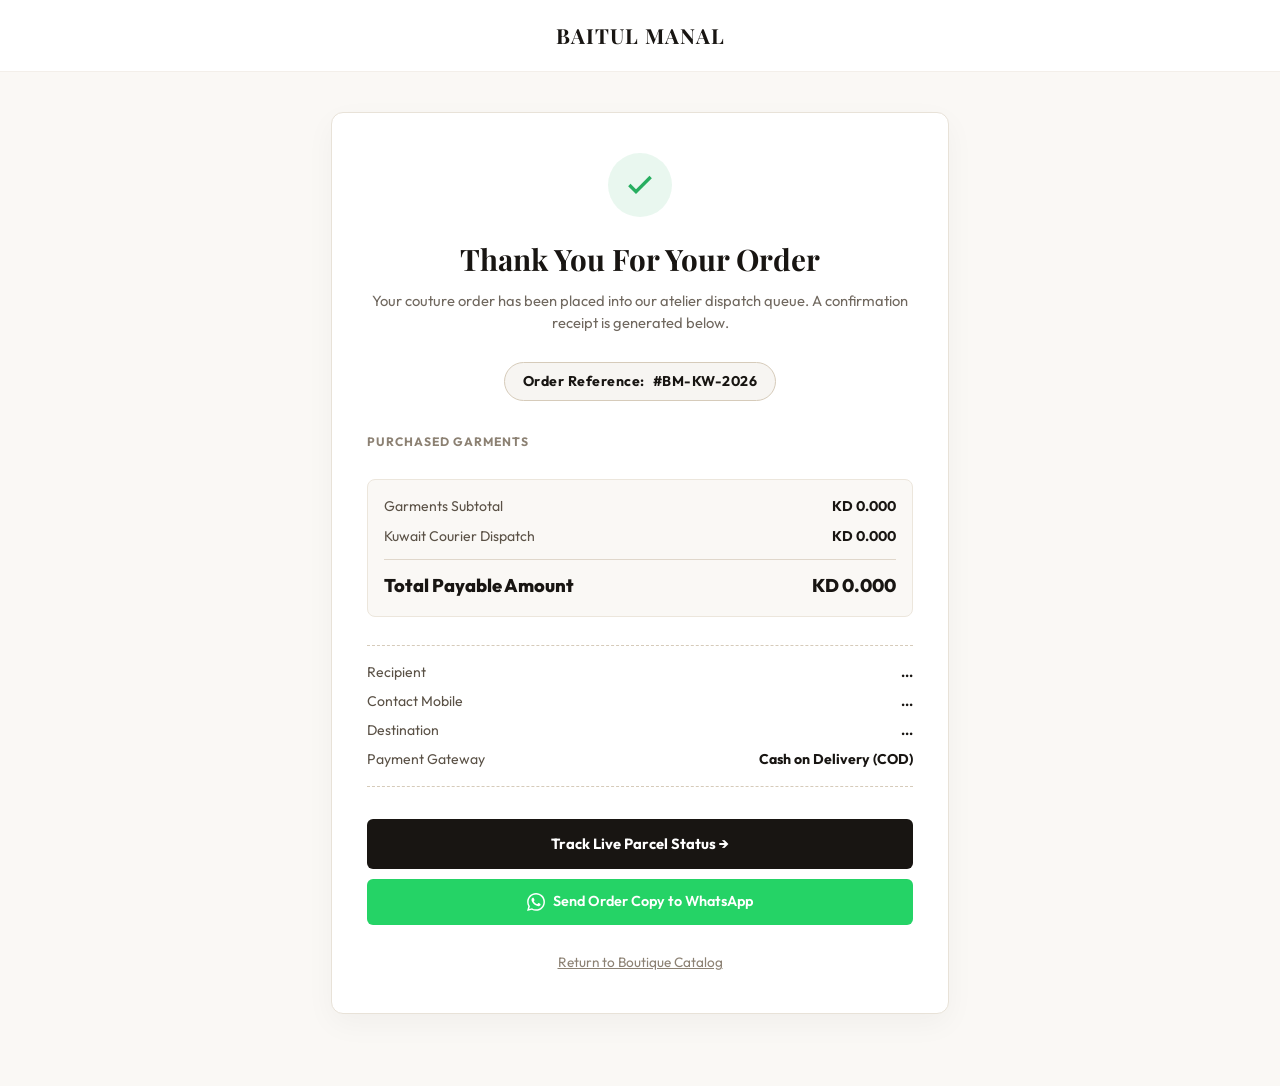
<file: order-success.html>
<!DOCTYPE html>
<html lang="en" dir="ltr">
<head>
  <meta charset="UTF-8" />
  <meta name="viewport" content="width=device-width, initial-scale=1.0" />
  <title>Order Confirmed | BAITUL MANAL Kuwait</title>
  
  <link rel="preconnect" href="https://fonts.googleapis.com">
  <link rel="preconnect" href="https://fonts.gstatic.com" crossorigin>
  <link href="https://fonts.googleapis.com/css2?family=Outfit:wght@300;400;500;600;700;800&family=Playfair+Display:ital,wght@0,600;0,700;1,400&display=swap" rel="stylesheet">
  
  <link rel="stylesheet" href="assets/css/variables.css" />
  <link rel="stylesheet" href="assets/css/base.css" />
  <link rel="stylesheet" href="assets/css/components.css" />
  <style>
    :root {
      --bm-gold: #c5a880;
      --bm-gold-dark: #9e825a;
      --bm-dark: #181512;
      --bm-card-bg: #ffffff;
      --bm-border: #e8e2d8;
      --bm-green: #27ae60;
    }

    body {
      background-color: #faf8f5;
      font-family: 'Outfit', sans-serif;
      color: var(--bm-dark);
      margin: 0;
      padding: 0;
    }

    .success-wrapper {
      max-width: 650px;
      margin: 2.5rem auto 4.5rem;
      padding: 0 16px;
    }

    .success-card {
      background: var(--bm-card-bg);
      border-radius: 12px;
      border: 1px solid var(--bm-border);
      padding: 2.5rem 2.2rem;
      box-shadow: 0 10px 30px rgba(0,0,0,0.04);
    }

    @media (max-width: 520px) {
      .success-wrapper {
        margin: 1.5rem auto 3rem;
        padding: 0 12px;
      }
      .success-card {
        padding: 1.8rem 1.25rem;
      }
    }

    .success-badge {
      width: 64px;
      height: 64px;
      margin: 0 auto 1.25rem;
      background: rgba(39, 174, 96, 0.1);
      border-radius: 50%;
      display: flex;
      align-items: center;
      justify-content: center;
      color: var(--bm-green);
    }

    .success-title {
      font-family: 'Playfair Display', Georgia, serif;
      font-size: 1.85rem;
      font-weight: 700;
      margin: 0 0 0.5rem;
      color: var(--bm-dark);
      text-align: center;
    }

    .success-sub {
      color: #70685f;
      font-size: 0.92rem;
      line-height: 1.5;
      margin: 0 0 1.75rem;
      text-align: center;
    }

    .order-tag-wrap {
      text-align: center;
      margin-bottom: 2rem;
    }

    .order-tag {
      display: inline-flex;
      align-items: center;
      gap: 8px;
      background: #f7f5f2;
      border: 1px solid #d6cbba;
      padding: 8px 18px;
      border-radius: 30px;
      font-weight: 700;
      font-size: 0.88rem;
      letter-spacing: 0.5px;
    }

    .section-headline {
      font-size: 0.76rem;
      text-transform: uppercase;
      letter-spacing: 1px;
      font-weight: 700;
      color: #8c8173;
      margin: 0 0 12px;
    }

    /* Items Box */
    .items-purchased-box {
      margin-bottom: 1.75rem;
    }

    .success-item-row {
      display: flex;
      justify-content: space-between;
      align-items: flex-start;
      padding: 10px 0;
      border-bottom: 1px solid #f2ede4;
      font-size: 0.92rem;
    }

    .success-item-meta {
      font-size: 0.8rem;
      color: #8c8173;
      margin-top: 3px;
    }

    /* Transparent Financial Breakdown Ledger */
    .billing-ledger {
      background: #faf8f5;
      border-radius: 8px;
      border: 1px solid #ece6dc;
      padding: 16px;
      margin-bottom: 1.75rem;
    }

    .ledger-line {
      display: flex;
      justify-content: space-between;
      font-size: 0.88rem;
      margin-bottom: 9px;
      color: #5a5146;
    }

    .ledger-line strong {
      color: var(--bm-dark);
    }

    .ledger-line.grand-total-line {
      margin-top: 12px;
      padding-top: 12px;
      border-top: 1px solid #e0d7cb;
      font-size: 1.15rem;
      font-weight: 800;
      color: var(--bm-dark);
      margin-bottom: 0;
    }

    /* Recipient Snapshot Box */
    .recipient-snapshot {
      border-top: 1px dashed #d6cbba;
      border-bottom: 1px dashed #d6cbba;
      padding: 16px 0;
      margin-bottom: 2rem;
    }

    .snapshot-row {
      display: flex;
      justify-content: space-between;
      font-size: 0.88rem;
      margin-bottom: 8px;
      color: #5a5146;
    }

    .snapshot-row:last-child {
      margin-bottom: 0;
    }

    .snapshot-row strong {
      color: var(--bm-dark);
      text-align: right;
      max-width: 62%;
      word-break: break-word;
    }

    /* Actions */
    .btn-action-primary {
      display: block;
      width: 100%;
      background: var(--bm-dark);
      color: #ffffff !important;
      text-align: center;
      text-decoration: none;
      padding: 14px 20px;
      border-radius: 6px;
      font-weight: 700;
      font-size: 0.92rem;
      margin-bottom: 10px;
      box-sizing: border-box;
      transition: background 0.2s;
    }

    .btn-action-primary:hover {
      background: #332d27;
    }

    .btn-action-outline {
      display: flex;
      align-items: center;
      justify-content: center;
      gap: 8px;
      width: 100%;
      background: #25d366;
      color: #ffffff !important;
      text-decoration: none;
      padding: 12px 20px;
      border-radius: 6px;
      font-weight: 600;
      font-size: 0.9rem;
      box-sizing: border-box;
    }
  </style>
</head>
<body>

  <header style="padding: 1.25rem 0; text-align: center; border-bottom: 1px solid rgba(214,203,186,0.3); background: #ffffff;">
    <a href="index.html" style="font-family: 'Playfair Display', serif; font-size: 1.3rem; font-weight: 700; color: #181512; text-decoration: none; letter-spacing: 1px;">
      BAITUL MANAL
    </a>
  </header>

  <main class="success-wrapper">
    <div class="success-card">
      <div class="success-badge">
        <svg width="32" height="32" viewBox="0 0 24 24" fill="none" stroke="currentColor" stroke-width="2.5">
          <polyline points="20 6 9 17 4 12"></polyline>
        </svg>
      </div>

      <h1 class="success-title">Thank You For Your Order</h1>
      <p class="success-sub">Your couture order has been placed into our atelier dispatch queue. A confirmation receipt is generated below.</p>

      <div class="order-tag-wrap">
        <div class="order-tag">
          <span>Order Reference:</span>
          <strong id="orderRefDisplay">Loading...</strong>
        </div>
      </div>

      <!-- Garments -->
      <div class="items-purchased-box">
        <h4 class="section-headline">Purchased Garments</h4>
        <div id="orderItemsSummary"></div>
      </div>

      <!-- Itemized Financial Breakdown -->
      <div class="billing-ledger">
        <div class="ledger-line">
          <span>Garments Subtotal</span>
          <strong id="invoiceSubtotal">KD 0.000</strong>
        </div>
        <div class="ledger-line">
          <span>Kuwait Courier Dispatch</span>
          <strong id="invoiceDelivery">KD 0.000</strong>
        </div>
        <div class="ledger-line" id="invoiceDiscountRow" style="display: none; color: var(--bm-green);">
          <span>Privilege Voucher Discount</span>
          <strong id="invoiceDiscount">-KD 0.000</strong>
        </div>
        <div class="ledger-line grand-total-line">
          <span>Total Payable Amount</span>
          <span id="orderTotalDisplay" style="color: var(--bm-dark);">KD 0.000</span>
        </div>
      </div>

      <!-- Delivery Snapshot -->
      <div class="recipient-snapshot">
        <div class="snapshot-row">
          <span>Recipient</span>
          <strong id="orderRecipient">...</strong>
        </div>
        <div class="snapshot-row">
          <span>Contact Mobile</span>
          <strong id="orderPhone">...</strong>
        </div>
        <div class="snapshot-row">
          <span>Destination</span>
          <strong id="orderAddress">...</strong>
        </div>
        <div class="snapshot-row">
          <span>Payment Gateway</span>
          <strong id="orderPayment">Cash on Delivery (COD)</strong>
        </div>
      </div>

      <!-- Navigation CTAs -->
      <a href="track-order.html" id="trackOrderBtn" class="btn-action-primary">
        <span>Track Live Parcel Status →</span>
      </a>

      <a href="#" id="orderWhatsAppSupport" target="_blank" class="btn-action-outline">
        <svg width="18" height="18" viewBox="0 0 24 24" fill="currentColor"><path d="M.057 24l1.687-6.163c-1.041-1.804-1.588-3.849-1.587-5.946.003-6.556 5.338-11.891 11.893-11.891 3.181.001 6.167 1.24 8.413 3.488 2.245 2.248 3.481 5.236 3.48 8.414-.003 6.557-5.338 11.892-11.893 11.892-1.99-.001-3.951-.5-5.688-1.448l-6.305 1.654zm6.597-3.807c1.676.995 3.276 1.591 5.392 1.592 5.448 0 9.886-4.434 9.889-9.885.002-5.462-4.415-9.89-9.881-9.892-5.452 0-9.887 4.434-9.889 9.884-.001 2.225.651 3.891 1.746 5.634l-.999 3.648 3.742-.981zm11.387-5.464c-.074-.124-.272-.198-.57-.347-.297-.149-1.758-.868-2.031-.967-.272-.099-.47-.149-.669.149-.198.297-.768.967-.941 1.165-.173.198-.347.223-.644.074-.297-.149-1.255-.462-2.39-1.475-.883-.788-1.48-1.761-1.653-2.059-.173-.297-.018-.458.13-.606.134-.133.297-.347.446-.521.151-.172.2-.296.3-.495.099-.198.05-.372-.025-.521-.075-.148-.669-1.611-.916-2.206-.242-.579-.487-.501-.669-.51l-.57-.01c-.198 0-.52.074-.792.372s-1.04 1.016-1.04 2.479 1.065 2.876 1.213 3.074c.149.198 2.095 3.2 5.076 4.487.709.306 1.263.489 1.694.626.712.226 1.36.194 1.872.118.571-.085 1.758-.719 2.006-1.413.248-.695.248-1.29.173-1.414z"/></svg>
        <span>Send Order Copy to WhatsApp</span>
      </a>

      <div style="margin-top: 1.5rem; text-align: center;">
        <a href="index.html" style="font-size: 0.85rem; color: #8c8173; text-decoration: underline;">Return to Boutique Catalog</a>
      </div>
    </div>
  </main>

  <script src="assets/js/order-success.js"></script>
</body>
</html>
</file>
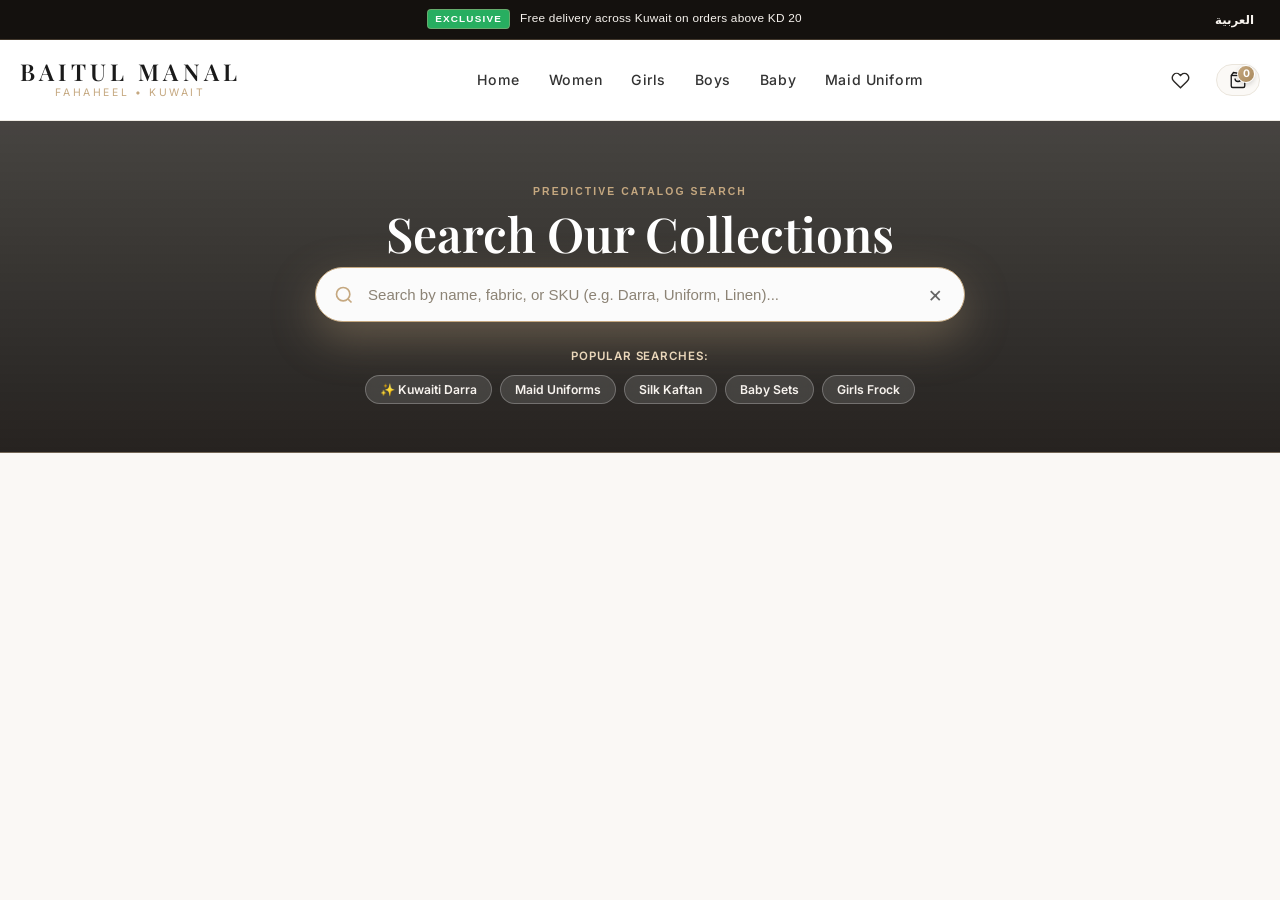
<file: search.html>
<!DOCTYPE html>
<html lang="en" dir="ltr">
<head>
  <meta charset="UTF-8" />
  <meta name="viewport" content="width=device-width, initial-scale=1.0" />
  <title>Search Catalog | BAITUL MANAL Kuwait</title>
  
  <link rel="preconnect" href="https://fonts.googleapis.com">
  <link rel="preconnect" href="https://fonts.gstatic.com" crossorigin>
  <link href="https://fonts.googleapis.com/css2?family=Amiri:wght@400;700&family=Inter:wght@300;400;500;600;700&family=Playfair+Display:ital,wght@0,500;0,600;0,700;1,400&family=Tajawal:wght@400;500;700&display=swap" rel="stylesheet">
  
  <link rel="stylesheet" href="assets/css/variables.css" />
  <link rel="stylesheet" href="assets/css/base.css" />
  <link rel="stylesheet" href="assets/css/components.css" />
</head>
<body class="shop-editorial-body">

  <!-- Top Announcement Bar -->
  <aside class="top-bar" aria-label="Utility">
    <div class="container top-bar__inner">
      <div class="top-bar__slider" id="announcementSlider">
        <div class="top-bar__track">
          <div class="top-bar__slide active">
            <span class="promo-pill" data-i18n="badge_exclusive">EXCLUSIVE</span>
            <span class="top-bar__text" data-i18n="announcement_1">Free delivery across Kuwait on orders above KD 20</span>
          </div>
        </div>
      </div>
      <div class="top-bar__actions">
        <button class="lang-switch-btn" aria-label="Toggle language">
          <span class="lang-text">العربية</span>
        </button>
      </div>
    </div>
  </aside>

  <!-- Sticky Header -->
  <header class="site-header" id="siteHeader">
    <div class="container header__inner">
      <a href="index.html" class="brand-logo">
        <span class="brand-logo__primary">BAITUL MANAL</span>
        <span class="brand-logo__sub">FAHAHEEL • KUWAIT</span>
      </a>

      <nav class="desktop-nav">
        <ul class="nav-list">
          <li><a href="index.html" class="nav-link" data-i18n="nav_home">Home</a></li>
          <li><a href="shop.html?category=women" class="nav-link" data-i18n="nav_women">Women</a></li>
          <li><a href="shop.html?category=girls" class="nav-link" data-i18n="nav_girls">Girls</a></li>
          <li><a href="shop.html?category=boys" class="nav-link" data-i18n="nav_boys">Boys</a></li>
          <li><a href="shop.html?category=baby" class="nav-link" data-i18n="nav_baby">Baby</a></li>
          <li><a href="shop.html?category=maid" class="nav-link" data-i18n="nav_maid">Maid Uniform</a></li>
        </ul>
      </nav>

      <div class="header__actions">
        <a href="wishlist.html" class="action-btn" aria-label="Wishlist">
          <svg width="19" height="19" viewBox="0 0 24 24" fill="none" stroke="currentColor" stroke-width="1.8"><path d="M20.84 4.61a5.5 5.5 0 0 0-7.78 0L12 5.67l-1.06-1.06a5.5 5.5 0 0 0-7.78 7.78l1.06 1.06L12 21.23l7.78-7.78 1.06-1.06a5.5 5.5 0 0 0 0-7.78z"/></svg>
        </a>
        <a href="cart.html" class="cart-pill-btn" aria-label="Cart">
          <div class="cart-pill-btn__icon">
            <svg width="18" height="18" viewBox="0 0 24 24" fill="none" stroke="currentColor" stroke-width="1.8"><path d="M6 2L3 6v14a2 2 0 0 0 2 2h14a2 2 0 0 0 2-2V6l-3-2z"></path><line x1="3" y1="6" x2="21" y2="6"></line><path d="M16 10a4 4 0 0 1-8 0"></path></svg>
            <span class="badge" id="cartCount">0</span>
          </div>
        </a>
      </div>
    </div>
  </header>

  <!-- Search Hero Header -->
  <header class="catalog-hero-banner search-hero-banner">
    <div class="container catalog-hero-content">
      <span class="catalog-eyebrow" data-i18n="search_eyebrow">PREDICTIVE CATALOG SEARCH</span>
      <h1 class="catalog-headline" data-i18n="search_title">Search Our Collections</h1>
      
      <!-- High-Tech Search Input Box -->
      <div class="search-command-bar">
        <svg class="search-lens-icon" width="20" height="20" viewBox="0 0 24 24" fill="none" stroke="currentColor" stroke-width="2"><circle cx="11" cy="11" r="8"></circle><line x1="21" y1="21" x2="16.65" y2="16.65"></line></svg>
        <input type="text" id="mainSearchInput" placeholder="Search by name, fabric, or SKU (e.g. Darra, Uniform, Linen)..." autofocus autocomplete="off">
        <button type="button" id="clearSearchBtn" class="clear-search-btn" aria-label="Clear">&times;</button>
      </div>

      <!-- Trending Quick Search Tags -->
      <div class="search-trending-shelf">
        <span class="trend-tag-label" data-i18n="search_popular">Popular Searches:</span>
        <div class="trend-chips-wrap">
          <button class="trend-chip" data-query="darra">✨ Kuwaiti Darra</button>
          <button class="trend-chip" data-query="maid uniform">Maid Uniforms</button>
          <button class="trend-chip" data-query="kaftan">Silk Kaftan</button>
          <button class="trend-chip" data-query="baby">Baby Sets</button>
          <button class="trend-chip" data-query="frock">Girls Frock</button>
        </div>
      </div>
    </div>
  </header>

  <!-- Live Status & Typo Bar -->
  <div class="container search-status-container">
    <div class="search-status-bar" id="searchFeedbackBar" style="display: none;">
      <div class="status-left">
        <span class="status-pulse-dot"></span>
        <span id="searchResultText"></span>
      </div>
      <div id="typoNotice" class="typo-pill" style="display: none;"></div>
    </div>
  </div>

  <!-- Search Results Stage -->
  <main class="container catalog-stage">
    <div class="arrivals-grid density-4" id="searchResultsGrid">
      <!-- Injected dynamically via search.js -->
    </div>
  </main>

  <script src="assets/js/i18n.js"></script>
  <script src="assets/js/search.js"></script>
</body>
</html>
</file>
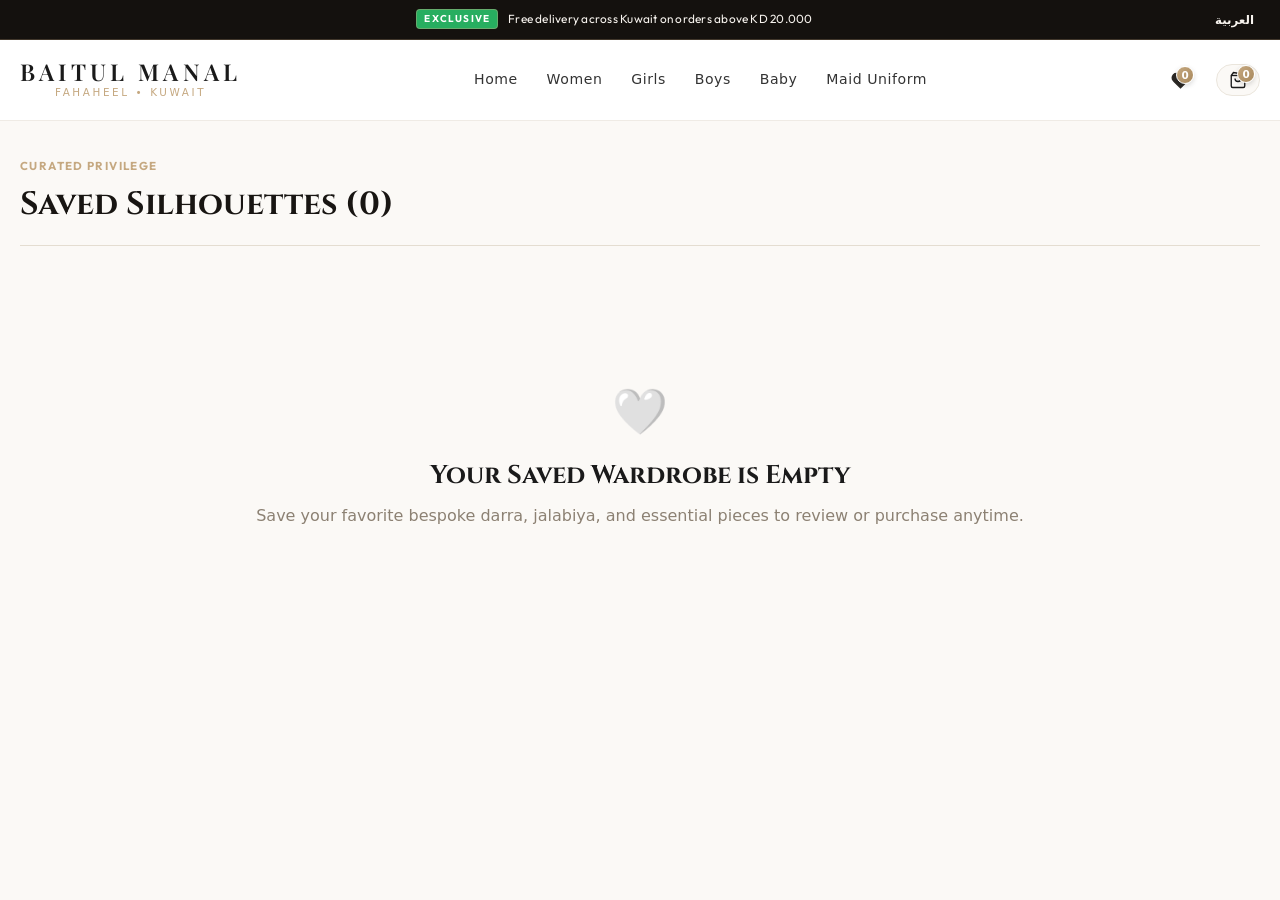
<file: wishlist.html>
<!DOCTYPE html>
<html lang="en" dir="ltr">
<head>
  <meta charset="UTF-8" />
  <meta name="viewport" content="width=device-width, initial-scale=1.0" />
  <!-- Progressive Web App Meta -->
  <link rel="manifest" href="manifest.json" />
  <meta name="theme-color" content="#c5a880" />
  <meta name="mobile-web-app-capable" content="yes" />
  <meta name="apple-mobile-web-app-status-bar-style" content="black-translucent" />
  <meta name="apple-mobile-web-app-title" content="Baitul Manal" />
  <link rel="apple-touch-icon" href="assets/icons/icon-192.png" />
  <title>Your Curated Wishlist | BAITUL MANAL Kuwait</title>

  <link rel="preconnect" href="https://fonts.googleapis.com">
  <link rel="preconnect" href="https://fonts.gstatic.com" crossorigin>
  <link href="https://fonts.googleapis.com/css2?family=Amiri:wght@400;700&family=Cinzel:wght@600;700;800&family=Outfit:wght@300;400;500;600;700&family=Playfair+Display:ital,wght@0,500;0,600;0,700;1,400&family=Tajawal:wght@400;500;700&display=swap" rel="stylesheet">

  <link rel="stylesheet" href="assets/css/variables.css" />
  <link rel="stylesheet" href="assets/css/base.css" />
  <link rel="stylesheet" href="assets/css/components.css" />
  <link rel="stylesheet" href="assets/css/wishlist.css" />
</head>
<body class="wishlist-page-body">

  <!-- Top Announcement Bar -->
  <aside class="top-bar" aria-label="Store Announcement">
    <div class="container top-bar__inner">
      <div class="top-bar__slider" id="announcementSlider">
        <div class="top-bar__track">
          <div class="top-bar__slide active">
            <span class="promo-pill">EXCLUSIVE</span>
            <span class="top-bar__text">Free delivery across Kuwait on orders above KD 20.000</span>
          </div>
        </div>
      </div>
      <div class="top-bar__actions">
        <button type="button" class="lang-switch-btn" aria-label="Toggle language">
          <span class="lang-text">العربية</span>
        </button>
      </div>
    </div>
  </aside>

  <!-- Header -->
  <header class="site-header" id="siteHeader">
    <div class="container header__inner">
      <a href="index.html" class="brand-logo">
        <span class="brand-logo__primary">BAITUL MANAL</span>
        <span class="brand-logo__sub">FAHAHEEL • KUWAIT</span>
      </a>

      <nav class="desktop-nav">
        <ul class="nav-list">
          <li><a href="index.html" class="nav-link">Home</a></li>
          <li><a href="shop.html?category=women" class="nav-link">Women</a></li>
          <li><a href="shop.html?category=girls" class="nav-link">Girls</a></li>
          <li><a href="shop.html?category=boys" class="nav-link">Boys</a></li>
          <li><a href="shop.html?category=baby" class="nav-link">Baby</a></li>
          <li><a href="shop.html?category=maid" class="nav-link">Maid Uniform</a></li>
        </ul>
      </nav>

      <div class="header__actions">
        <a href="wishlist.html" class="action-btn active" aria-label="Wishlist">
          <svg width="19" height="19" viewBox="0 0 24 24" fill="currentColor" stroke="currentColor" stroke-width="1.8"><path d="M20.84 4.61a5.5 5.5 0 0 0-7.78 0L12 5.67l-1.06-1.06a5.5 5.5 0 0 0-7.78 7.78l1.06 1.06L12 21.23l7.78-7.78 1.06-1.06a5.5 5.5 0 0 0 0-7.78z"/></svg>
          <span class="badge badge--counter" id="wishlistCount">0</span>
        </a>
        <a href="cart.html" class="cart-pill-btn" aria-label="Shopping Bag">
          <div class="cart-pill-btn__icon">
            <svg width="18" height="18" viewBox="0 0 24 24" fill="none" stroke="currentColor" stroke-width="1.8"><path d="M6 2L3 6v14a2 2 0 0 0 2 2h14a2 2 0 0 0 2-2V6l-3-2z"></path><line x1="3" y1="6" x2="21" y2="6"></line><path d="M16 10a4 4 0 0 1-8 0"></path></svg>
            <span class="badge" id="cartCount">0</span>
          </div>
        </a>
      </div>
    </div>
  </header>

  <!-- Wishlist Stage -->
  <main class="container wishlist-stage">
    <div class="wishlist-header-row">
      <div>
        <span class="wishlist-eyebrow">CURATED PRIVILEGE</span>
        <h1 class="wishlist-title">Saved Silhouettes (<span id="wishlistItemsTotal">0</span>)</h1>
      </div>
      <button type="button" class="btn-clear-wishlist" id="clearAllWishlistBtn" style="display: none;">
        Clear All Saved
      </button>
    </div>

    <!-- Product Grid -->
    <div class="arrivals-grid density-4" id="wishlistGrid">
      <!-- Injected via wishlist.js -->
    </div>

    <!-- Empty State -->
    <div class="wishlist-empty-box" id="wishlistEmptyBox" style="display: none;">
      <div class="empty-icon">🤍</div>
      <h2>Your Saved Wardrobe is Empty</h2>
      <p>Save your favorite bespoke darra, jalabiya, and essential pieces to review or purchase anytime.</p>
      <a href="shop.html" class="btn-luxury">Explore Boutique Catalog</a>
    </div>
  </main>

  <script src="assets/js/wishlist.js"></script>
</body>
</html>
</file>
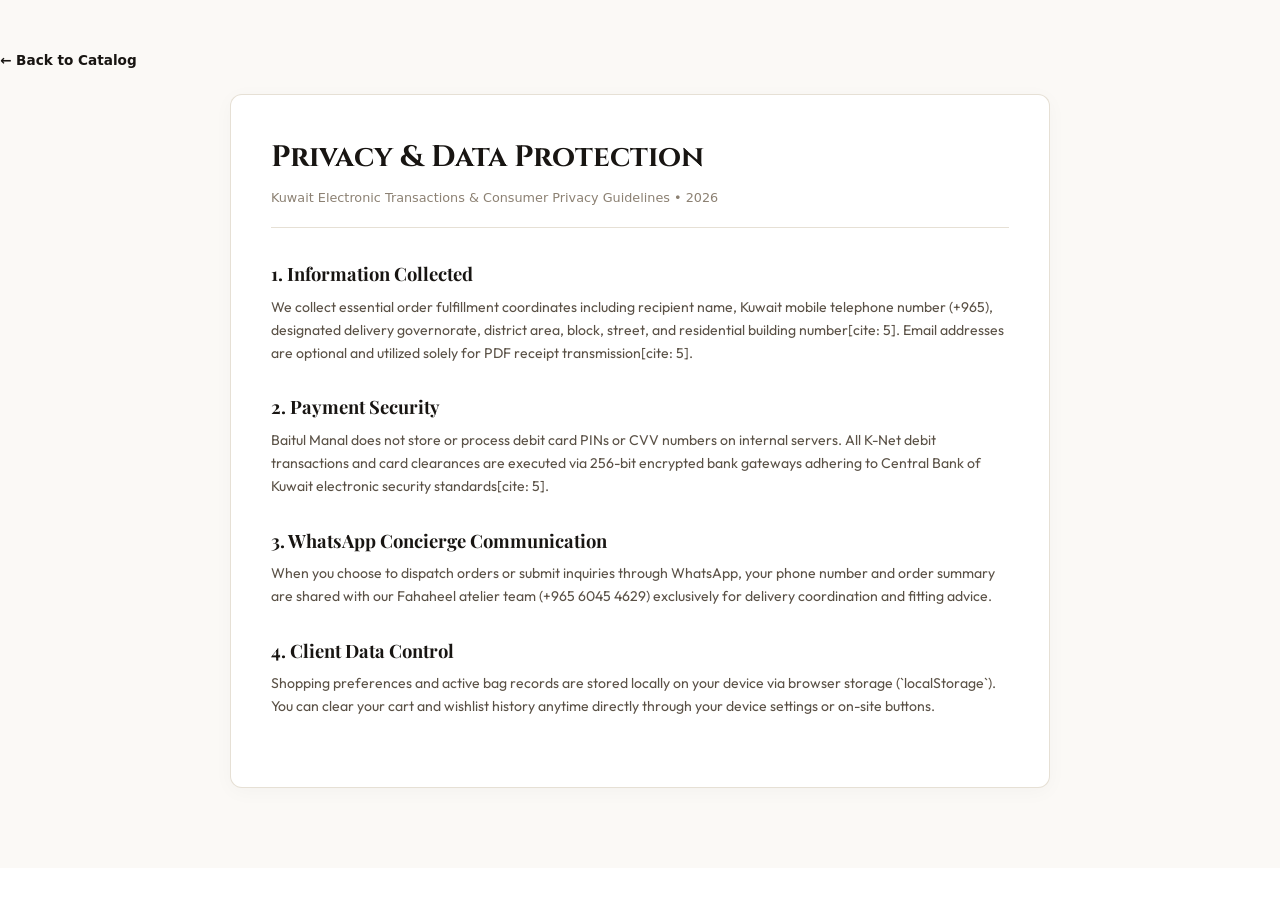
<file: policies/privacy.html>
<!DOCTYPE html>
<html lang="en" dir="ltr">
<head>
  <meta charset="UTF-8" />
  <meta name="viewport" content="width=device-width, initial-scale=1.0" />
  <title>Privacy Policy | BAITUL MANAL Kuwait</title>

  <link rel="preconnect" href="https://fonts.googleapis.com">
  <link rel="preconnect" href="https://fonts.gstatic.com" crossorigin>
  <link href="https://fonts.googleapis.com/css2?family=Cinzel:wght@600;700&family=Outfit:wght@300;400;500;600;700&family=Playfair+Display:ital,wght@0,600;1,400&display=swap" rel="stylesheet">

  <link rel="stylesheet" href="../assets/css/variables.css" />
  <link rel="stylesheet" href="../assets/css/base.css" />
  <link rel="stylesheet" href="../assets/css/components.css" />
  <style>
    .policy-page { padding: 3rem 0 5rem; background: #fbf9f6; }
    .policy-card { max-width: 820px; margin: 0 auto; background: #fff; border: 1px solid rgba(214,203,186,0.6); border-radius: 12px; padding: 2.5rem; box-shadow: 0 4px 20px rgba(0,0,0,0.03); }
    .policy-header { border-bottom: 1px solid rgba(214,203,186,0.6); padding-bottom: 1.25rem; margin-bottom: 2rem; }
    .policy-header h1 { font-family: 'Cinzel', serif; font-size: 1.85rem; color: #181512; margin: 0 0 0.5rem; }
    .policy-header p { font-size: 0.8rem; color: #8c8173; margin: 0; }
    .policy-section { margin-bottom: 1.75rem; }
    .policy-section h3 { font-family: 'Playfair Display', serif; font-size: 1.15rem; color: #181512; margin-bottom: 0.5rem; }
    .policy-section p, .policy-section li { font-family: 'Outfit', sans-serif; font-size: 0.88rem; color: #5a5146; line-height: 1.65; }
    .policy-section ul { padding-left: 1.2rem; margin: 0.5rem 0; }
    .back-btn { display: inline-flex; align-items: center; gap: 8px; font-size: 0.85rem; color: #181512; text-decoration: none; font-weight: 600; margin-bottom: 1.5rem; }
  </style>
</head>
<body>
  <main class="policy-page container">
    <a href="../shop.html" class="back-btn">← Back to Catalog</a>

    <div class="policy-card">
      <div class="policy-header">
        <h1>Privacy & Data Protection</h1>
        <p>Kuwait Electronic Transactions & Consumer Privacy Guidelines • 2026</p>
      </div>

      <div class="policy-section">
        <h3>1. Information Collected</h3>
        <p>We collect essential order fulfillment coordinates including recipient name, Kuwait mobile telephone number (+965), designated delivery governorate, district area, block, street, and residential building number[cite: 5]. Email addresses are optional and utilized solely for PDF receipt transmission[cite: 5].</p>
      </div>

      <div class="policy-section">
        <h3>2. Payment Security</h3>
        <p>Baitul Manal does not store or process debit card PINs or CVV numbers on internal servers. All K-Net debit transactions and card clearances are executed via 256-bit encrypted bank gateways adhering to Central Bank of Kuwait electronic security standards[cite: 5].</p>
      </div>

      <div class="policy-section">
        <h3>3. WhatsApp Concierge Communication</h3>
        <p>When you choose to dispatch orders or submit inquiries through WhatsApp, your phone number and order summary are shared with our Fahaheel atelier team (+965 6045 4629) exclusively for delivery coordination and fitting advice.</p>
      </div>

      <div class="policy-section">
        <h3>4. Client Data Control</h3>
        <p>Shopping preferences and active bag records are stored locally on your device via browser storage (`localStorage`). You can clear your cart and wishlist history anytime directly through your device settings or on-site buttons.</p>
      </div>
    </div>
  </main>
</body>
</html>
</file>
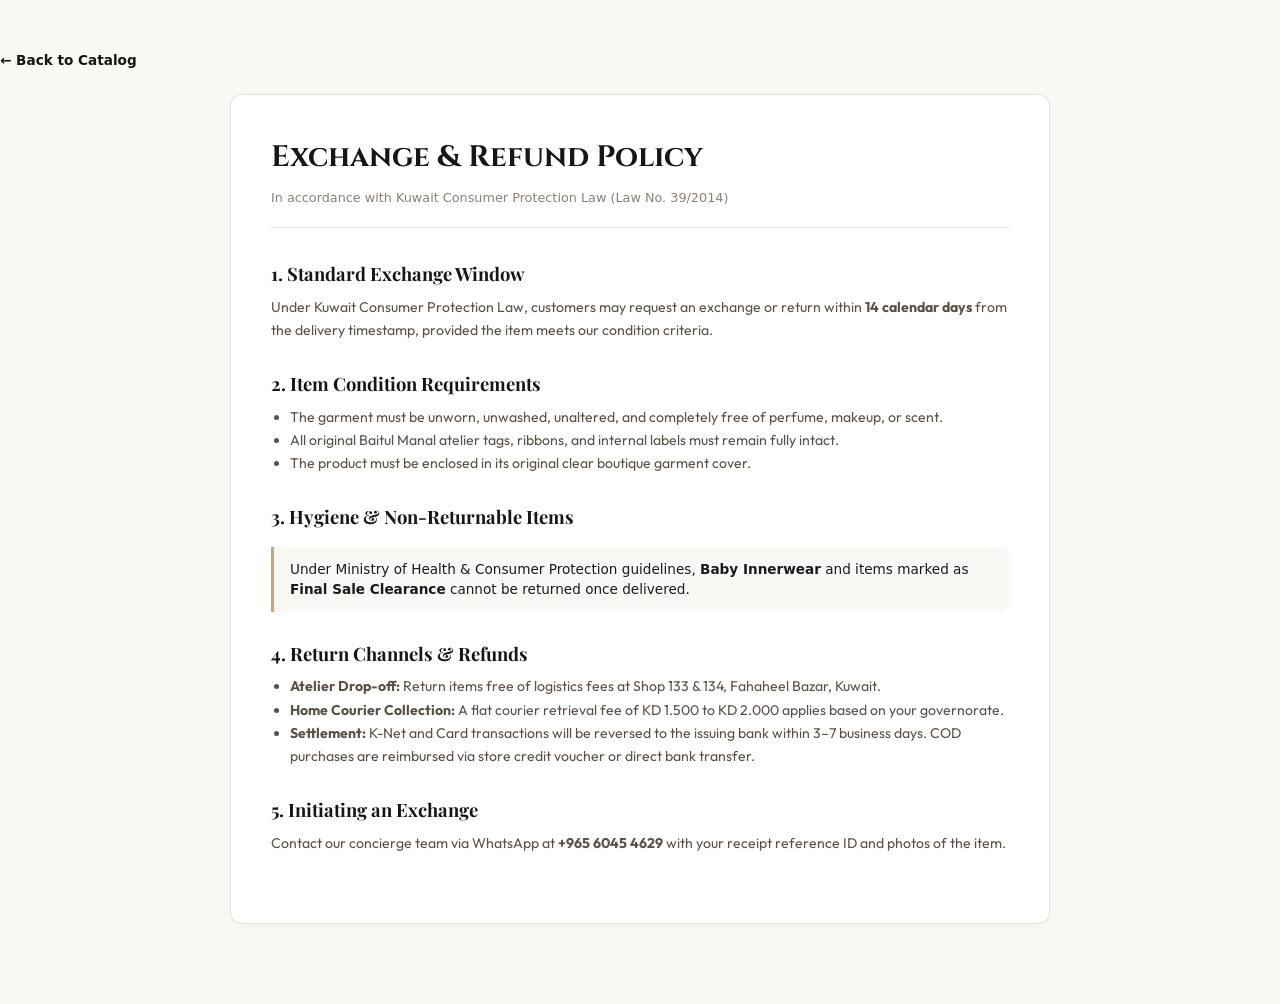
<file: policies/refund.html>
<!DOCTYPE html>
<html lang="en" dir="ltr">
<head>
  <meta charset="UTF-8" />
  <meta name="viewport" content="width=device-width, initial-scale=1.0" />
  <title>Refund & Exchange Policy | BAITUL MANAL Kuwait</title>

  <link rel="preconnect" href="https://fonts.googleapis.com">
  <link rel="preconnect" href="https://fonts.gstatic.com" crossorigin>
  <link href="https://fonts.googleapis.com/css2?family=Cinzel:wght@600;700&family=Outfit:wght@300;400;500;600;700&family=Playfair+Display:ital,wght@0,600;1,400&display=swap" rel="stylesheet">

  <link rel="stylesheet" href="../assets/css/variables.css" />
  <link rel="stylesheet" href="../assets/css/base.css" />
  <link rel="stylesheet" href="../assets/css/components.css" />
  <style>
    .policy-page { padding: 3rem 0 5rem; background: #fbf9f6; }
    .policy-card { max-width: 820px; margin: 0 auto; background: #fff; border: 1px solid rgba(214,203,186,0.6); border-radius: 12px; padding: 2.5rem; box-shadow: 0 4px 20px rgba(0,0,0,0.03); }
    .policy-header { border-bottom: 1px solid rgba(214,203,186,0.6); padding-bottom: 1.25rem; margin-bottom: 2rem; }
    .policy-header h1 { font-family: 'Cinzel', serif; font-size: 1.85rem; color: #181512; margin: 0 0 0.5rem; }
    .policy-header p { font-size: 0.8rem; color: #8c8173; margin: 0; }
    .policy-section { margin-bottom: 1.75rem; }
    .policy-section h3 { font-family: 'Playfair Display', serif; font-size: 1.15rem; color: #181512; margin-bottom: 0.5rem; }
    .policy-section p, .policy-section li { font-family: 'Outfit', sans-serif; font-size: 0.88rem; color: #5a5146; line-height: 1.65; }
    .policy-section ul { padding-left: 1.2rem; margin: 0.5rem 0; }
    .notice-box { background: #faf8f5; border-left: 3px solid var(--primary-gold); padding: 12px 16px; border-radius: 0 6px 6px 0; margin: 1rem 0; font-size: 0.85rem; }
    .back-btn { display: inline-flex; align-items: center; gap: 8px; font-size: 0.85rem; color: #181512; text-decoration: none; font-weight: 600; margin-bottom: 1.5rem; }
  </style>
</head>
<body>
  <main class="policy-page container">
    <a href="../shop.html" class="back-btn">← Back to Catalog</a>

    <div class="policy-card">
      <div class="policy-header">
        <h1>Exchange & Refund Policy</h1>
        <p>In accordance with Kuwait Consumer Protection Law (Law No. 39/2014)</p>
      </div>

      <div class="policy-section">
        <h3>1. Standard Exchange Window</h3>
        <p>Under Kuwait Consumer Protection Law, customers may request an exchange or return within <strong>14 calendar days</strong> from the delivery timestamp, provided the item meets our condition criteria.</p>
      </div>

      <div class="policy-section">
        <h3>2. Item Condition Requirements</h3>
        <ul>
          <li>The garment must be unworn, unwashed, unaltered, and completely free of perfume, makeup, or scent.</li>
          <li>All original Baitul Manal atelier tags, ribbons, and internal labels must remain fully intact.</li>
          <li>The product must be enclosed in its original clear boutique garment cover.</li>
        </ul>
      </div>

      <div class="policy-section">
        <h3>3. Hygiene & Non-Returnable Items</h3>
        <div class="notice-box">
          Under Ministry of Health & Consumer Protection guidelines, <strong>Baby Innerwear</strong> and items marked as <strong>Final Sale Clearance</strong> cannot be returned once delivered.
        </div>
      </div>

      <div class="policy-section">
        <h3>4. Return Channels & Refunds</h3>
        <ul>
          <li><strong>Atelier Drop-off:</strong> Return items free of logistics fees at Shop 133 & 134, Fahaheel Bazar, Kuwait.</li>
          <li><strong>Home Courier Collection:</strong> A flat courier retrieval fee of KD 1.500 to KD 2.000 applies based on your governorate.</li>
          <li><strong>Settlement:</strong> K-Net and Card transactions will be reversed to the issuing bank within 3–7 business days. COD purchases are reimbursed via store credit voucher or direct bank transfer.</li>
        </ul>
      </div>

      <div class="policy-section">
        <h3>5. Initiating an Exchange</h3>
        <p>Contact our concierge team via WhatsApp at <strong>+965 6045 4629</strong> with your receipt reference ID and photos of the item.</p>
      </div>
    </div>
  </main>
</body>
</html>
</file>
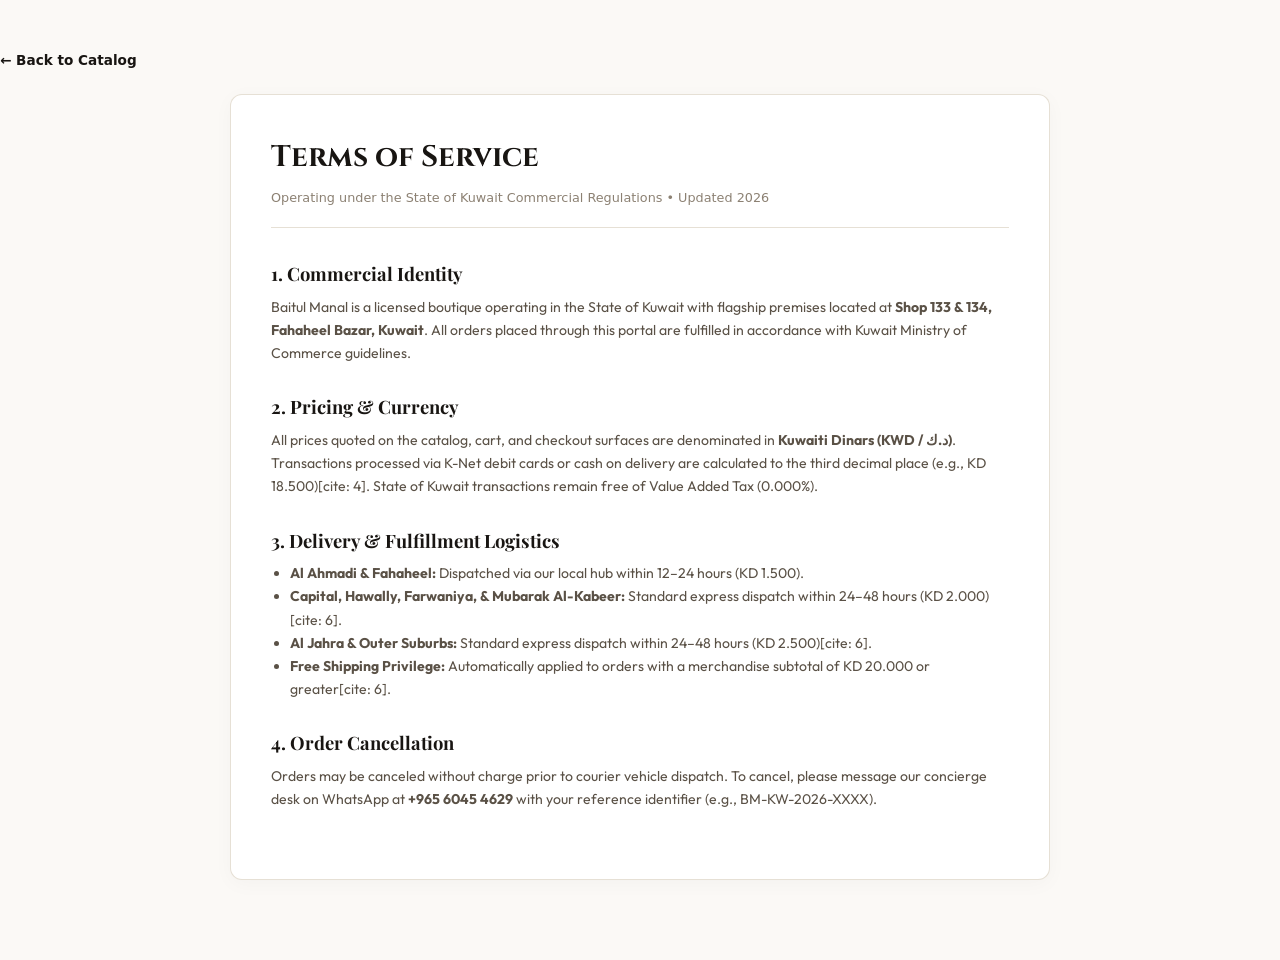
<file: policies/terms.html>
<!DOCTYPE html>
<html lang="en" dir="ltr">
<head>
  <meta charset="UTF-8" />
  <meta name="viewport" content="width=device-width, initial-scale=1.0" />
  <title>Terms of Service | BAITUL MANAL Kuwait</title>

  <link rel="preconnect" href="https://fonts.googleapis.com">
  <link rel="preconnect" href="https://fonts.gstatic.com" crossorigin>
  <link href="https://fonts.googleapis.com/css2?family=Cinzel:wght@600;700&family=Outfit:wght@300;400;500;600;700&family=Playfair+Display:ital,wght@0,600;1,400&display=swap" rel="stylesheet">

  <link rel="stylesheet" href="../assets/css/variables.css" />
  <link rel="stylesheet" href="../assets/css/base.css" />
  <link rel="stylesheet" href="../assets/css/components.css" />
  <style>
    .policy-page { padding: 3rem 0 5rem; background: #fbf9f6; }
    .policy-card { max-width: 820px; margin: 0 auto; background: #fff; border: 1px solid rgba(214,203,186,0.6); border-radius: 12px; padding: 2.5rem; box-shadow: 0 4px 20px rgba(0,0,0,0.03); }
    .policy-header { border-bottom: 1px solid rgba(214,203,186,0.6); padding-bottom: 1.25rem; margin-bottom: 2rem; }
    .policy-header h1 { font-family: 'Cinzel', serif; font-size: 1.85rem; color: #181512; margin: 0 0 0.5rem; }
    .policy-header p { font-size: 0.8rem; color: #8c8173; margin: 0; }
    .policy-section { margin-bottom: 1.75rem; }
    .policy-section h3 { font-family: 'Playfair Display', serif; font-size: 1.15rem; color: #181512; margin-bottom: 0.5rem; }
    .policy-section p, .policy-section li { font-family: 'Outfit', sans-serif; font-size: 0.88rem; color: #5a5146; line-height: 1.65; }
    .policy-section ul { padding-left: 1.2rem; margin: 0.5rem 0; }
    .back-btn { display: inline-flex; align-items: center; gap: 8px; font-size: 0.85rem; color: #181512; text-decoration: none; font-weight: 600; margin-bottom: 1.5rem; }
  </style>
</head>
<body>
  <main class="policy-page container">
    <a href="../shop.html" class="back-btn">← Back to Catalog</a>

    <div class="policy-card">
      <div class="policy-header">
        <h1>Terms of Service</h1>
        <p>Operating under the State of Kuwait Commercial Regulations • Updated 2026</p>
      </div>

      <div class="policy-section">
        <h3>1. Commercial Identity</h3>
        <p>Baitul Manal is a licensed boutique operating in the State of Kuwait with flagship premises located at <strong>Shop 133 & 134, Fahaheel Bazar, Kuwait</strong>. All orders placed through this portal are fulfilled in accordance with Kuwait Ministry of Commerce guidelines.</p>
      </div>

      <div class="policy-section">
        <h3>2. Pricing & Currency</h3>
        <p>All prices quoted on the catalog, cart, and checkout surfaces are denominated in <strong>Kuwaiti Dinars (KWD / د.ك)</strong>. Transactions processed via K-Net debit cards or cash on delivery are calculated to the third decimal place (e.g., KD 18.500)[cite: 4]. State of Kuwait transactions remain free of Value Added Tax (0.000%).</p>
      </div>

      <div class="policy-section">
        <h3>3. Delivery & Fulfillment Logistics</h3>
        <ul>
          <li><strong>Al Ahmadi & Fahaheel:</strong> Dispatched via our local hub within 12–24 hours (KD 1.500).</li>
          <li><strong>Capital, Hawally, Farwaniya, & Mubarak Al-Kabeer:</strong> Standard express dispatch within 24–48 hours (KD 2.000)[cite: 6].</li>
          <li><strong>Al Jahra & Outer Suburbs:</strong> Standard express dispatch within 24–48 hours (KD 2.500)[cite: 6].</li>
          <li><strong>Free Shipping Privilege:</strong> Automatically applied to orders with a merchandise subtotal of KD 20.000 or greater[cite: 6].</li>
        </ul>
      </div>

      <div class="policy-section">
        <h3>4. Order Cancellation</h3>
        <p>Orders may be canceled without charge prior to courier vehicle dispatch. To cancel, please message our concierge desk on WhatsApp at <strong>+965 6045 4629</strong> with your reference identifier (e.g., BM-KW-2026-XXXX).</p>
      </div>
    </div>
  </main>
</body>
</html>
</file>
<file: assets/css/variables.css>
:root {
  /* Colors */
  --primary-gold: #c5a880;
  --primary-gold-hover: #b09168;
  --bg-beige: #f9f6f0;
  --bg-white: #ffffff;
  --text-dark: #1a1a1a;
  --text-muted: #666666;
  --border-color: #eae5dc;

  /* Typography */
  --font-body: 'Inter', system-ui, -apple-system, sans-serif;
  --font-serif: 'Playfair Display', serif;

  /* Transitions & Radii */
  --transition: 0.25s ease;
  --radius-sm: 4px;
  --radius-md: 8px;
}

[dir="rtl"] {
  --font-body: 'Tajawal', system-ui, sans-serif;
  --font-serif: 'Amiri', serif;
}
</file>
<file: assets/css/base.css>
*, *::before, *::after {
  box-sizing: border-box;
  margin: 0;
  padding: 0;
}

html {
  font-size: 16px;
  scroll-behavior: smooth;
}

body {
  font-family: var(--font-body);
  background-color: var(--bg-white);
  color: var(--text-dark);
  line-height: 1.5;
  -webkit-font-smoothing: antialiased;
}

img {
  max-width: 100%;
  height: auto;
  display: block;
}

a {
  color: inherit;
  text-decoration: none;
}

button {
  cursor: pointer;
  border: none;
  background: none;
  font-family: inherit;
}
</file>
<file: assets/css/components.css>
/* Container Utility */
.container {
  width: 100%;
  max-width: 1280px;
  margin: 0 auto;
  padding: 0 1rem;
}

/* Top Utility Bar */
.top-bar {
  background-color: var(--bg-beige);
  font-size: 0.8rem;
  color: var(--text-muted);
  border-bottom: 1px solid var(--border-color);
}
.top-bar__inner {
  display: flex;
  justify-content: space-between;
  align-items: center;
  height: 36px;
}
.lang-btn {
  font-weight: 600;
  font-size: 0.85rem;
  color: var(--text-dark);
}

/* Sticky Header */
.site-header {
  position: sticky;
  top: 0;
  z-index: 100;
  background-color: var(--bg-white);
  border-bottom: 1px solid var(--border-color);
  transition: box-shadow var(--transition);
}
.header__inner {
  display: flex;
  justify-content: space-between;
  align-items: center;
  height: 64px;
}

/* Logo */
.brand-logo {
  display: flex;
  flex-direction: column;
  align-items: center;
  text-decoration: none;
}
.brand-logo__primary {
  font-family: var(--font-serif);
  font-size: 1.35rem;
  font-weight: 700;
  letter-spacing: 0.12em;
  color: var(--text-dark);
}
.brand-logo__sub {
  font-size: 0.65rem;
  letter-spacing: 0.25em;
  color: var(--primary-gold);
}

/* Desktop Navigation */
.desktop-nav {
  display: none;
}
.nav-list {
  display: flex;
  gap: 1.75rem;
  list-style: none;
}
.nav-link {
  font-size: 0.92rem;
  font-weight: 500;
  letter-spacing: 0.03em;
  transition: color var(--transition);
}
.nav-link:hover {
  color: var(--primary-gold);
}
.nav-link--highlight {
  color: #c94a4a;
}

/* Actions & Badges */
.header__actions {
  display: flex;
  align-items: center;
  gap: 1.1rem;
}
.action-btn {
  position: relative;
  display: flex;
  align-items: center;
  justify-content: center;
  color: var(--text-dark);
  padding: 4px;
}
.badge {
  position: absolute;
  top: -2px;
  right: -6px;
  background-color: var(--primary-gold);
  color: #fff;
  font-size: 0.65rem;
  font-weight: 600;
  border-radius: 50%;
  width: 16px;
  height: 16px;
  display: flex;
  align-items: center;
  justify-content: center;
}
[dir="rtl"] .badge {
  right: auto;
  left: -6px;
}

/* Mobile Toggle Hamburger */
.mobile-toggle {
  display: flex;
  flex-direction: column;
  gap: 4px;
  padding: 4px;
}
.mobile-toggle span {
  width: 20px;
  height: 2px;
  background-color: var(--text-dark);
  border-radius: 2px;
}

/* Mobile Drawer */
.mobile-drawer {
  position: fixed;
  top: 0;
  left: -280px;
  width: 280px;
  height: 100vh;
  background: var(--bg-white);
  z-index: 200;
  transition: transform var(--transition);
  box-shadow: 2px 0 10px rgba(0,0,0,0.08);
}
[dir="rtl"] .mobile-drawer {
  left: auto;
  right: -280px;
}
.mobile-drawer.active {
  transform: translateX(280px);
}
[dir="rtl"] .mobile-drawer.active {
  transform: translateX(-280px);
}
.drawer__header {
  display: flex;
  justify-content: space-between;
  align-items: center;
  padding: 1.25rem 1.5rem;
  border-bottom: 1px solid var(--border-color);
}
.drawer__title {
  font-weight: 600;
  font-family: var(--font-serif);
}
.drawer__close {
  font-size: 1.75rem;
  line-height: 1;
}
.drawer__nav {
  list-style: none;
  padding: 1rem 1.5rem;
}
.drawer__nav li a {
  display: block;
  padding: 0.75rem 0;
  font-weight: 500;
  border-bottom: 1px solid #f4f4f4;
}
.drawer__divider {
  height: 1px;
  background: var(--border-color);
  margin: 1rem 0;
}
.drawer-overlay {
  position: fixed;
  inset: 0;
  background: rgba(0, 0, 0, 0.4);
  opacity: 0;
  visibility: hidden;
  transition: opacity var(--transition);
  z-index: 150;
}
.drawer-overlay.active {
  opacity: 1;
  visibility: visible;
}

/* Mobile Bottom Navigation */
.mobile-bottom-nav {
  position: fixed;
  bottom: 0;
  left: 0;
  right: 0;
  height: 56px;
  background: var(--bg-white);
  border-top: 1px solid var(--border-color);
  display: flex;
  justify-content: space-around;
  align-items: center;
  z-index: 99;
}
.bottom-nav__item {
  display: flex;
  flex-direction: column;
  align-items: center;
  gap: 2px;
  font-size: 0.65rem;
  color: var(--text-muted);
}
.bottom-nav__item.active,
.bottom-nav__item:hover {
  color: var(--primary-gold);
}

.desktop-only {
  display: none;
}

/* Responsive Queries: Tablet & Desktop */
@media (min-width: 768px) {
  .hero-title { font-size: 2.2rem; }
  .mobile-bottom-nav { display: none; }
}

@media (min-width: 1024px) {
  .header__inner { height: 74px; }
  .mobile-toggle { display: none; }
  .desktop-nav { display: block; }
  .desktop-only { display: flex; }
}
/* Container Standard */
.container {
  width: 100%;
  max-width: 1320px;
  margin: 0 auto;
  padding: 0 1.25rem;
}

/* =========================================
   1. MODERN ANNOUNCEMENT BAR
   ========================================= */
.top-bar {
  background: linear-gradient(90deg, #1c1a17 0%, #29241e 100%);
  color: #e5ded2;
  font-size: 0.76rem;
  letter-spacing: 0.04em;
  position: relative;
  z-index: 101;
}

.top-bar__inner {
  display: flex;
  justify-content: space-between;
  align-items: center;
  height: 38px;
}

.top-bar__contact {
  display: flex;
  align-items: center;
}

.top-bar__link {
  display: inline-flex;
  align-items: center;
  gap: 6px;
  color: #d1c7b8;
  font-weight: 400;
  transition: color var(--transition);
}

.top-bar__link:hover {
  color: var(--primary-gold);
}

.top-bar__center {
  display: flex;
  align-items: center;
  gap: 10px;
  margin: 0 auto;
}

.promo-pill {
  background: rgba(197, 168, 128, 0.2);
  color: #eedcc0;
  border: 1px solid rgba(197, 168, 128, 0.4);
  font-size: 0.64rem;
  font-weight: 700;
  letter-spacing: 0.12em;
  padding: 2px 8px;
  border-radius: 20px;
  text-transform: uppercase;
}

.top-bar__text {
  font-weight: 400;
  white-space: nowrap;
}

.top-bar__actions {
  display: flex;
  align-items: center;
  gap: 10px;
}

.top-bar__currency {
  font-size: 0.72rem;
  color: #a89f91;
  font-weight: 500;
}

.top-bar__sep {
  color: #4a443b;
  font-size: 0.7rem;
}

.lang-switch-btn {
  display: inline-flex;
  align-items: center;
  gap: 5px;
  background: transparent;
  color: #f7f3ee;
  font-size: 0.74rem;
  font-weight: 600;
  padding: 4px 6px;
  border-radius: var(--radius-sm);
  transition: all var(--transition);
}

.lang-switch-btn:hover {
  color: var(--primary-gold);
  background: rgba(255, 255, 255, 0.05);
}

/* =========================================
   2. LUXURY STICKY HEADER
   ========================================= */
.site-header {
  position: sticky;
  top: 0;
  z-index: 100;
  background: rgba(255, 255, 255, 0.94);
  backdrop-filter: blur(12px);
  -webkit-backdrop-filter: blur(12px);
  border-bottom: 1px solid rgba(234, 229, 220, 0.75);
  transition: all 0.3s ease;
}

.site-header.scrolled {
  box-shadow: 0 8px 24px rgba(28, 24, 20, 0.04);
  background: rgba(255, 255, 255, 0.98);
}

.header__inner {
  display: flex;
  justify-content: space-between;
  align-items: center;
  height: 70px;
  transition: height 0.3s ease;
}

.site-header.scrolled .header__inner {
  height: 62px;
}

/* Brand Logo */
.brand-logo {
  display: flex;
  flex-direction: column;
  align-items: center;
  justify-content: center;
  user-select: none;
}

.brand-logo__primary {
  font-family: var(--font-serif);
  font-size: 1.45rem;
  font-weight: 600;
  letter-spacing: 0.18em;
  color: var(--text-dark);
  line-height: 1.1;
  transition: color var(--transition);
}

.brand-logo:hover .brand-logo__primary {
  color: #7d633e;
}

.brand-logo__meta {
  display: flex;
  align-items: center;
  gap: 6px;
  margin-top: 3px;
}

.brand-logo__line {
  width: 14px;
  height: 1px;
  background: var(--primary-gold);
  opacity: 0.7;
}

.brand-logo__city {
  font-size: 0.58rem;
  font-weight: 600;
  letter-spacing: 0.28em;
  color: var(--primary-gold);
}

/* Navigation Links & Subtle Animated Indicator */
.desktop-nav {
  display: none;
}

.nav-list {
  display: flex;
  align-items: center;
  gap: 2.2rem;
  list-style: none;
}

.nav-item {
  position: relative;
}

.nav-link {
  font-size: 0.88rem;
  font-weight: 500;
  letter-spacing: 0.04em;
  color: #333333;
  padding: 8px 0;
  display: inline-flex;
  align-items: center;
  position: relative;
  transition: color var(--transition);
}

.nav-link::after {
  content: '';
  position: absolute;
  bottom: 0;
  left: 0;
  width: 0%;
  height: 2px;
  background: var(--primary-gold);
  transition: width 0.28s cubic-bezier(0.25, 0.46, 0.45, 0.94);
}

.nav-link:hover {
  color: var(--text-dark);
}

.nav-link:hover::after {
  width: 100%;
}

.nav-link--highlight {
  color: #b33939;
  font-weight: 600;
}

.sale-dot {
  width: 5px;
  height: 5px;
  background-color: #b33939;
  border-radius: 50%;
  margin-left: 6px;
  display: inline-block;
  animation: pulse-dot 1.8s infinite;
}

@keyframes pulse-dot {
  0% { transform: scale(0.9); opacity: 0.6; }
  50% { transform: scale(1.3); opacity: 1; }
  100% { transform: scale(0.9); opacity: 0.6; }
}

/* =========================================
   3. ACTION ICONS & CART PILL
   ========================================= */
.header__actions {
  display: flex;
  align-items: center;
  gap: 0.75rem;
}

.action-btn {
  position: relative;
  width: 40px;
  height: 40px;
  border-radius: 50%;
  display: flex;
  align-items: center;
  justify-content: center;
  color: #2b2825;
  transition: all var(--transition);
}

.action-btn:hover {
  background-color: var(--bg-beige);
  color: var(--primary-gold-hover);
}

.badge {
  position: absolute;
  top: 6px;
  right: 6px;
  background: linear-gradient(135deg, #c5a880, #a8885c);
  color: #ffffff;
  font-size: 0.62rem;
  font-weight: 700;
  border-radius: 50%;
  min-width: 16px;
  height: 16px;
  padding: 0 3px;
  display: flex;
  align-items: center;
  justify-content: center;
  box-shadow: 0 2px 5px rgba(0, 0, 0, 0.15);
  border: 1.5px solid #fff;
}

/* Cart Button as a Sleek Pill */
.cart-pill-btn {
  display: inline-flex;
  align-items: center;
  gap: 8px;
  padding: 6px 12px;
  border-radius: 24px;
  background: #fbf9f6;
  border: 1px solid var(--border-color);
  transition: all var(--transition);
}

.cart-pill-btn:hover {
  background: #f4eee3;
  border-color: #d6cbba;
}

.cart-pill-btn__icon {
  position: relative;
  display: flex;
  align-items: center;
}

.cart-pill-btn .badge {
  top: -6px;
  right: -8px;
}

.cart-pill-btn__val {
  font-size: 0.78rem;
  font-weight: 600;
  letter-spacing: 0.02em;
  color: var(--text-dark);
}

/* Mobile Toggle Hamburger */
.mobile-toggle {
  display: flex;
  flex-direction: column;
  justify-content: center;
  gap: 5px;
  width: 40px;
  height: 40px;
  padding: 8px;
  border-radius: var(--radius-sm);
}

.mobile-toggle .bar {
  display: block;
  height: 2px;
  background-color: var(--text-dark);
  border-radius: 2px;
  transition: all 0.25s ease;
}

.mobile-toggle .bar--1 { width: 20px; }
.mobile-toggle .bar--2 { width: 14px; }
.mobile-toggle .bar--3 { width: 18px; }

.mobile-toggle:hover .bar {
  background-color: var(--primary-gold);
  width: 20px;
}

/* =========================================
   4. RTL (ARABIC) OVERRIDES
   ========================================= */
[dir="rtl"] .top-bar__center {
  margin: 0 auto;
}

[dir="rtl"] .sale-dot {
  margin-left: 0;
  margin-right: 6px;
}

[dir="rtl"] .badge {
  right: auto;
  left: 6px;
}

[dir="rtl"] .cart-pill-btn .badge {
  right: auto;
  left: -8px;
}

[dir="rtl"] .nav-link::after {
  left: auto;
  right: 0;
}

/* =========================================
   5. RESPONSIVE BREAKPOINTS
   ========================================= */
@media (max-width: 767px) {
  .top-bar__inner {
    justify-content: center;
  }
  .top-bar__actions,
  .top-bar__contact {
    display: none;
  }
  .top-bar__text {
    font-size: 0.72rem;
  }
  .promo-pill {
    font-size: 0.58rem;
    padding: 1px 6px;
  }
  .brand-logo__primary {
    font-size: 1.25rem;
    letter-spacing: 0.12em;
  }
}

@media (min-width: 1024px) {
  .header__inner {
    height: 80px;
  }
  .desktop-nav {
    display: block;
  }
  .mobile-toggle {
    display: none;
  }
}
/* Slider Viewport */
.top-bar__slider {
  height: 38px;
  overflow: hidden;
  position: relative;
  display: flex;
  align-items: center;
  justify-content: center;
  margin: 0 auto;
}

.top-bar__track {
  display: flex;
  flex-direction: column;
  height: 100%;
  position: relative;
}

.top-bar__slide {
  height: 38px;
  display: flex;
  align-items: center;
  justify-content: center;
  gap: 10px;
  white-space: nowrap;
  opacity: 0;
  transform: translateY(12px);
  position: absolute;
  top: 0;
  left: 0;
  right: 0;
  pointer-events: none;
  transition: opacity 0.45s ease, transform 0.45s cubic-bezier(0.2, 0.8, 0.2, 1);
}

.top-bar__slide.active {
  opacity: 1;
  transform: translateY(0);
  pointer-events: auto;
  position: relative;
}

.top-bar__slide.exit {
  opacity: 0;
  transform: translateY(-12px);
}
/* Prevent telephone numbers from reversing in RTL */
.top-bar__link span,
a[href^="tel:"],
.ltr-fix {
  direction: ltr !important;
  unicode-bidi: isolate;
  display: inline-block;
}
/* Drawer Footer & Language Switcher */
.drawer__footer {
  padding: 1.25rem 1.5rem;
  border-top: 1px solid var(--border-color);
  margin-top: auto;
  background-color: var(--bg-beige);
}

.drawer__footer-label {
  display: block;
  font-size: 0.72rem;
  color: var(--text-muted);
  text-transform: uppercase;
  letter-spacing: 0.08em;
  margin-bottom: 0.5rem;
}

.drawer__lang-btn {
  width: 100%;
  display: flex;
  align-items: center;
  justify-content: center;
  gap: 8px;
  padding: 10px 14px;
  background: var(--bg-white);
  border: 1px solid var(--border-color);
  border-radius: var(--radius-sm);
  font-weight: 600;
  font-size: 0.85rem;
  color: var(--text-dark);
}

/* Adjust Mobile Announcement Bar Layout */
@media (max-width: 767px) {
  .top-bar__inner {
    display: flex;
    justify-content: space-between;
    align-items: center;
    padding: 0 0.75rem;
  }
  
  .top-bar__contact {
    display: none;
  }

  .top-bar__actions {
    display: flex;
  }

  .top-bar__slider {
    flex: 1;
    max-width: calc(100% - 90px);
    margin: 0;
  }
}
/* =========================================
   TRENDY EDITORIAL HERO CAROUSEL
   ========================================= */
.editorial-hero {
  position: relative;
  width: 100%;
  overflow: hidden;
  background: #181512;
  min-height: 520px;
}

@media (min-width: 1024px) {
  .editorial-hero {
    min-height: 640px;
  }
}

.hero-slider__track {
  position: relative;
  width: 100%;
  height: 520px;
}

@media (min-width: 1024px) {
  .hero-slider__track {
    height: 640px;
  }
}

.hero-slide {
  position: absolute;
  inset: 0;
  opacity: 0;
  visibility: hidden;
  display: flex;
  align-items: center;
  transition: opacity 0.9s cubic-bezier(0.4, 0, 0.2, 1), visibility 0.9s;
}

.hero-slide.active {
  opacity: 1;
  visibility: visible;
  z-index: 1;
}

.hero-slide__bg {
  position: absolute;
  inset: 0;
  overflow: hidden;
}

.hero-slide__img {
  width: 100%;
  height: 100%;
  object-fit: cover;
  object-position: center 20%;
  transform: scale(1.08);
  transition: transform 7s cubic-bezier(0.1, 1, 0.1, 1);
}

.hero-slide.active .hero-slide__img {
  transform: scale(1);
}

.hero-slide__overlay {
  position: absolute;
  inset: 0;
  background: linear-gradient(90deg, rgba(17, 14, 11, 0.85) 0%, rgba(17, 14, 11, 0.45) 50%, rgba(17, 14, 11, 0.2) 100%);
}

[dir="rtl"] .hero-slide__overlay {
  background: linear-gradient(270deg, rgba(17, 14, 11, 0.85) 0%, rgba(17, 14, 11, 0.45) 50%, rgba(17, 14, 11, 0.2) 100%);
}

.hero-slide__container {
  position: relative;
  z-index: 2;
  padding-bottom: 4rem;
}

.hero-slide__card {
  max-width: 580px;
  color: #ffffff;
}

/* Badge Pill */
.hero-badge {
  display: inline-flex;
  align-items: center;
  gap: 8px;
  padding: 6px 14px;
  background: rgba(197, 168, 128, 0.18);
  backdrop-filter: blur(8px);
  border: 1px solid rgba(197, 168, 128, 0.4);
  border-radius: 30px;
  font-size: 0.68rem;
  font-weight: 700;
  letter-spacing: 0.18em;
  color: #eedec7;
  margin-bottom: 1.25rem;
  transform: translateY(15px);
  opacity: 0;
  transition: all 0.6s ease 0.2s;
}

.hero-badge__dot {
  width: 6px;
  height: 6px;
  background-color: var(--primary-gold);
  border-radius: 50%;
  box-shadow: 0 0 8px var(--primary-gold);
}

.hero-slide.active .hero-badge {
  transform: translateY(0);
  opacity: 1;
}

/* Hero Typography */
.hero-slide__title {
  display: flex;
  flex-direction: column;
  line-height: 1.08;
  margin-bottom: 1.2rem;
  transform: translateY(20px);
  opacity: 0;
  transition: all 0.7s ease 0.35s;
}

.hero-slide.active .hero-slide__title {
  transform: translateY(0);
  opacity: 1;
}

.title-light {
  font-family: var(--font-body);
  font-weight: 300;
  font-size: 1.35rem;
  letter-spacing: 0.08em;
  color: #d8cebe;
  text-transform: uppercase;
}

.title-bold {
  font-family: var(--font-serif);
  font-size: 2.6rem;
  font-weight: 600;
  color: #ffffff;
}

@media (min-width: 768px) {
  .title-light { font-size: 1.6rem; }
  .title-bold { font-size: 3.8rem; }
}

.hero-slide__desc {
  font-size: 0.96rem;
  color: #d1c7b8;
  line-height: 1.6;
  margin-bottom: 2rem;
  max-width: 480px;
  transform: translateY(20px);
  opacity: 0;
  transition: all 0.7s ease 0.45s;
}

.hero-slide.active .hero-slide__desc {
  transform: translateY(0);
  opacity: 1;
}

/* Luxury Action Button */
.btn-luxury {
  display: inline-flex;
  align-items: center;
  gap: 12px;
  background: var(--primary-gold);
  color: #1a1612;
  font-weight: 700;
  font-size: 0.82rem;
  letter-spacing: 0.12em;
  text-transform: uppercase;
  padding: 14px 28px;
  border-radius: 4px;
  box-shadow: 0 8px 24px rgba(197, 168, 128, 0.35);
  transition: all 0.3s ease;
  transform: translateY(20px);
  opacity: 0;
}

.hero-slide.active .btn-luxury {
  transform: translateY(0);
  opacity: 1;
  transition-delay: 0.55s;
}

.btn-luxury:hover {
  background: #ffffff;
  color: var(--text-dark);
  transform: translateY(-2px);
  box-shadow: 0 12px 30px rgba(0, 0, 0, 0.25);
}

[dir="rtl"] .btn-luxury svg {
  transform: rotate(180deg);
}

/* Editorial Slide Progress Nav Bar */
.hero-nav-bar {
  position: absolute;
  bottom: 0;
  left: 0;
  right: 0;
  z-index: 10;
  background: linear-gradient(180deg, transparent 0%, rgba(0, 0, 0, 0.6) 100%);
}

.hero-nav-bar__inner {
  padding-bottom: 1.25rem;
}

.hero-progress-group {
  display: flex;
  gap: 1.5rem;
}

.progress-tab {
  flex: 1;
  text-align: left;
  background: transparent;
  color: rgba(255, 255, 255, 0.6);
  padding: 6px 0;
  transition: color var(--transition);
}

[dir="rtl"] .progress-tab {
  text-align: right;
}

.progress-tab__num {
  font-size: 0.68rem;
  letter-spacing: 0.1em;
  font-weight: 700;
  display: block;
}

.progress-tab__label {
  font-size: 0.78rem;
  font-weight: 500;
  display: none;
}

@media (min-width: 768px) {
  .progress-tab__label { display: block; }
}

.progress-bar {
  width: 100%;
  height: 2px;
  background: rgba(255, 255, 255, 0.25);
  margin-top: 6px;
  border-radius: 2px;
  overflow: hidden;
  position: relative;
}

.progress-fill {
  height: 100%;
  width: 0%;
  background: var(--primary-gold);
}

.progress-tab.active {
  color: #ffffff;
}

.progress-tab.active .progress-fill {
  width: 100%;
  transition: width 5s linear;
}

/* =========================================
   ARCH BOUTIQUE CATEGORIES (Responsive Grid)
   ========================================= */
.boutique-categories {
  padding: 2.5rem 0 2rem;
  background: #faf8f5;
}

@media (min-width: 768px) {
  .boutique-categories {
    padding: 4.5rem 0 3.5rem;
  }
}

.section-title-wrap {
  display: flex;
  justify-content: space-between;
  align-items: flex-end;
  margin-bottom: 1.5rem;
}

@media (min-width: 768px) {
  .section-title-wrap {
    margin-bottom: 2.2rem;
  }
}

.eyebrow-text {
  font-size: 0.65rem;
  letter-spacing: 0.18em;
  font-weight: 700;
  color: var(--primary-gold);
  display: block;
  margin-bottom: 0.25rem;
}

.title-editorial {
  font-family: var(--font-serif);
  font-size: 1.5rem;
  font-weight: 600;
  color: var(--text-dark);
  line-height: 1.2;
}

@media (min-width: 768px) {
  .title-editorial {
    font-size: 2.1rem;
  }
}

.all-link {
  display: inline-flex;
  align-items: center;
  gap: 6px;
  font-size: 0.85rem;
  font-weight: 600;
  color: var(--text-dark);
  transition: color var(--transition);
}

.all-link:hover {
  color: var(--primary-gold);
}

[dir="rtl"] .all-link svg {
  transform: rotate(180deg);
}

/* 2x2 Grid on Mobile -> 4 Columns on Tablet/Desktop */
.arch-grid {
  display: grid;
  grid-template-columns: repeat(2, 1fr);
  gap: 0.75rem;
  width: 100%;
}

@media (min-width: 768px) {
  .arch-grid {
    grid-template-columns: repeat(4, 1fr);
    gap: 1.5rem;
  }
}

.arch-card {
  width: 100%;
  min-width: 0;
  text-decoration: none;
  display: flex;
  flex-direction: column;
  transition: transform 0.3s ease;
}

.arch-card__frame {
  position: relative;
  width: 100%;
  aspect-ratio: 4 / 5;
  border-radius: 60px 60px 12px 12px;
  overflow: hidden;
  background: #ede6dc;
  box-shadow: 0 4px 12px rgba(0, 0, 0, 0.04);
}

@media (min-width: 768px) {
  .arch-card__frame {
    aspect-ratio: 3 / 4;
    border-radius: 120px 120px 16px 16px;
    box-shadow: 0 8px 20px rgba(0, 0, 0, 0.04);
  }
}

.arch-card__frame img {
  width: 100%;
  height: 100%;
  object-fit: cover;
  transition: transform 0.8s cubic-bezier(0.16, 1, 0.3, 1);
}

.arch-card:hover .arch-card__frame img {
  transform: scale(1.06);
}

.arch-card__badge {
  position: absolute;
  top: 8px;
  right: 8px;
  background: rgba(255, 255, 255, 0.92);
  backdrop-filter: blur(6px);
  color: var(--text-dark);
  font-size: 0.58rem;
  font-weight: 700;
  padding: 3px 7px;
  border-radius: 20px;
  letter-spacing: 0.02em;
  box-shadow: 0 2px 6px rgba(0, 0, 0, 0.08);
}

@media (min-width: 768px) {
  .arch-card__badge {
    top: 14px;
    right: 14px;
    font-size: 0.65rem;
    padding: 4px 10px;
  }
}

[dir="rtl"] .arch-card__badge {
  right: auto;
  left: 8px;
}

@media (min-width: 768px) {
  [dir="rtl"] .arch-card__badge {
    left: 14px;
  }
}

.arch-card__meta {
  padding-top: 0.6rem;
  text-align: center;
}

@media (min-width: 768px) {
  .arch-card__meta {
    padding-top: 1rem;
  }
}

.arch-card__meta h3 {
  font-size: 0.95rem;
  font-family: var(--font-serif);
  font-weight: 600;
  color: var(--text-dark);
  margin-bottom: 0.15rem;
  transition: color var(--transition);
}

@media (min-width: 768px) {
  .arch-card__meta h3 {
    font-size: 1.15rem;
    margin-bottom: 0.2rem;
  }
}

.arch-card:hover .arch-card__meta h3 {
  color: var(--primary-gold);
}

.arch-card__sub {
  font-size: 0.65rem;
  color: var(--text-muted);
  display: block;
  line-height: 1.3;
}

@media (min-width: 768px) {
  .arch-card__sub {
    font-size: 0.76rem;
  }
}
@media (max-width: 767px) {
  .hero-slide__container {
    padding-bottom: 5.5rem;
  }
  .hero-slide__title {
    margin-bottom: 0.6rem;
  }
  .hero-slide__desc {
    font-size: 0.82rem;
    margin-bottom: 1.2rem;
    display: -webkit-box;
    -webkit-line-clamp: 2;
    -webkit-box-orient: vertical;
    overflow: hidden;
  }
  .btn-luxury {
    padding: 10px 18px;
    font-size: 0.74rem;
  }
}
/* =========================================
   REUSABLE PRODUCT CARD SYSTEM
   ========================================= */
.showcase-section {
  padding: 3rem 0;
  background: var(--bg-white);
}

.product-grid {
  display: grid;
  grid-template-columns: repeat(2, 1fr);
  gap: 0.85rem;
}

@media (min-width: 768px) {
  .product-grid {
    grid-template-columns: repeat(3, 1fr);
    gap: 1.5rem;
  }
}

@media (min-width: 1024px) {
  .product-grid {
    grid-template-columns: repeat(4, 1fr);
    gap: 1.75rem;
  }
}

.product-card {
  position: relative;
  background: var(--bg-white);
  border-radius: var(--radius-sm);
  display: flex;
  flex-direction: column;
  transition: transform var(--transition);
}

.product-card__media {
  position: relative;
  width: 100%;
  aspect-ratio: 3 / 4;
  background: #f4eee6;
  border-radius: var(--radius-sm);
  overflow: hidden;
}

.product-card__img {
  width: 100%;
  height: 100%;
  object-fit: cover;
  transition: opacity 0.4s ease, transform 0.6s cubic-bezier(0.16, 1, 0.3, 1);
}

.product-card__img--hover {
  position: absolute;
  inset: 0;
  opacity: 0;
}

@media (hover: hover) {
  .product-card:hover .product-card__img--main {
    opacity: 0;
  }
  .product-card:hover .product-card__img--hover {
    opacity: 1;
    transform: scale(1.05);
  }
}

/* Badges */
.product-card__badge-cluster {
  position: absolute;
  top: 8px;
  left: 8px;
  display: flex;
  flex-direction: column;
  gap: 4px;
  z-index: 2;
}

[dir="rtl"] .product-card__badge-cluster {
  left: auto;
  right: 8px;
}

.badge-tag {
  font-size: 0.62rem;
  font-weight: 700;
  letter-spacing: 0.05em;
  padding: 3px 8px;
  border-radius: 2px;
  text-transform: uppercase;
}

.badge-tag--new {
  background: #181512;
  color: #ffffff;
}

.badge-tag--sale {
  background: #b33939;
  color: #ffffff;
}

/* Wishlist Button */
.product-card__wish-btn {
  position: absolute;
  top: 8px;
  right: 8px;
  width: 32px;
  height: 32px;
  border-radius: 50%;
  background: rgba(255, 255, 255, 0.9);
  backdrop-filter: blur(4px);
  display: flex;
  align-items: center;
  justify-content: center;
  color: var(--text-dark);
  z-index: 2;
  transition: all var(--transition);
  box-shadow: 0 2px 8px rgba(0, 0, 0, 0.08);
}

[dir="rtl"] .product-card__wish-btn {
  right: auto;
  left: 8px;
}

.product-card__wish-btn.active {
  color: #b33939;
  background: #ffffff;
}

.product-card__wish-btn.active svg {
  fill: #b33939;
}

/* Quick Add Overlay */
.product-card__quick-add {
  position: absolute;
  bottom: 0;
  left: 0;
  right: 0;
  background: rgba(255, 255, 255, 0.95);
  backdrop-filter: blur(8px);
  padding: 8px;
  transform: translateY(100%);
  transition: transform 0.3s cubic-bezier(0.16, 1, 0.3, 1);
  display: flex;
  justify-content: center;
  gap: 6px;
  z-index: 3;
}

@media (hover: hover) {
  .product-card:hover .product-card__quick-add {
    transform: translateY(0);
  }
}

.size-pill-btn {
  font-size: 0.7rem;
  font-weight: 600;
  padding: 4px 8px;
  border: 1px solid var(--border-color);
  background: #ffffff;
  border-radius: 2px;
  color: var(--text-dark);
  transition: all var(--transition);
}

.size-pill-btn:hover {
  background: var(--text-dark);
  color: #ffffff;
  border-color: var(--text-dark);
}

/* Product Info */
.product-card__details {
  padding: 0.75rem 0 0;
  display: flex;
  flex-direction: column;
}

.product-card__category {
  font-size: 0.68rem;
  letter-spacing: 0.08em;
  color: var(--text-muted);
  text-transform: uppercase;
  margin-bottom: 2px;
}

.product-card__title {
  font-size: 0.92rem;
  font-weight: 500;
  color: var(--text-dark);
  margin-bottom: 4px;
  white-space: nowrap;
  overflow: hidden;
  text-overflow: ellipsis;
}

.product-card__price-row {
  display: flex;
  align-items: baseline;
  gap: 8px;
  font-weight: 600;
}

.product-card__price {
  font-size: 0.95rem;
  color: var(--text-dark);
}

.product-card__price--sale {
  color: #b33939;
}

.product-card__price--old {
  font-size: 0.8rem;
  color: var(--text-muted);
  text-decoration: line-through;
  font-weight: 400;
}
/* =========================================
   TRENDY NEW ARRIVALS & FILTER TABS
   ========================================= */
.arrivals-section {
  padding: 3rem 0 3.5rem;
  background: #ffffff;
}

@media (min-width: 1024px) {
  .arrivals-section {
    padding: 5rem 0;
  }
}

.arrivals-header {
  display: flex;
  flex-direction: column;
  align-items: flex-start;
  gap: 1.25rem;
  margin-bottom: 2rem;
}

@media (min-width: 768px) {
  .arrivals-header {
    flex-direction: row;
    align-items: flex-end;
    justify-content: space-between;
    margin-bottom: 2.5rem;
  }
}

.arrivals-eyebrow {
  display: block;
  font-size: 0.68rem;
  letter-spacing: 0.2em;
  font-weight: 700;
  color: var(--primary-gold);
  margin-bottom: 0.25rem;
  text-transform: uppercase;
}

.arrivals-title {
  font-family: var(--font-serif);
  font-size: 1.85rem;
  font-weight: 600;
  color: var(--text-dark);
  line-height: 1.1;
}

@media (min-width: 768px) {
  .arrivals-title {
    font-size: 2.4rem;
  }
}

/* Horizontal Scroll Filter Tabs */
.arrivals-tabs {
  display: flex;
  align-items: center;
  gap: 0.5rem;
  overflow-x: auto;
  max-width: 100%;
  padding-bottom: 4px;
  -webkit-overflow-scrolling: touch;
  scrollbar-width: none;
}

.arrivals-tabs::-webkit-scrollbar {
  display: none;
}

.tab-pill {
  padding: 7px 16px;
  border-radius: 30px;
  font-size: 0.78rem;
  font-weight: 600;
  letter-spacing: 0.04em;
  color: var(--text-muted);
  background: var(--bg-beige);
  border: 1px solid var(--border-color);
  white-space: nowrap;
  transition: all var(--transition);
}

.tab-pill:hover {
  color: var(--text-dark);
  background: #f0ebe1;
}

.tab-pill.active {
  background: var(--text-dark);
  color: #ffffff;
  border-color: var(--text-dark);
}

/* Modern Card Grid: 2-col on Mobile, 4-col on Desktop */
.arrivals-grid {
  display: grid;
  grid-template-columns: repeat(2, 1fr);
  gap: 0.85rem;
}

@media (min-width: 768px) {
  .arrivals-grid {
    grid-template-columns: repeat(3, 1fr);
    gap: 1.5rem;
  }
}

@media (min-width: 1024px) {
  .arrivals-grid {
    grid-template-columns: repeat(4, 1fr);
    gap: 1.75rem;
  }
}

/* Individual Product Card */
.arrival-card {
  position: relative;
  background: #ffffff;
  display: flex;
  flex-direction: column;
  transition: transform 0.3s ease;
}

.arrival-card__canvas {
  position: relative;
  width: 100%;
  aspect-ratio: 3 / 4;
  border-radius: var(--radius-sm);
  overflow: hidden;
  background: #f5f2ed;
}

.arrival-card__img {
  width: 100%;
  height: 100%;
  object-fit: cover;
  transition: opacity 0.5s ease, transform 0.6s cubic-bezier(0.16, 1, 0.3, 1);
}

.arrival-card__img--alt {
  position: absolute;
  inset: 0;
  opacity: 0;
}

@media (hover: hover) {
  .arrival-card:hover .arrival-card__img--main {
    opacity: 0;
  }
  .arrival-card:hover .arrival-card__img--alt {
    opacity: 1;
    transform: scale(1.05);
  }
}

/* Badges */
.arrival-card__badges {
  position: absolute;
  top: 8px;
  left: 8px;
  display: flex;
  flex-direction: column;
  gap: 4px;
  z-index: 2;
}

[dir="rtl"] .arrival-card__badges {
  left: auto;
  right: 8px;
}

.tag-badge {
  font-size: 0.6rem;
  font-weight: 700;
  letter-spacing: 0.06em;
  padding: 3px 7px;
  border-radius: 2px;
  text-transform: uppercase;
}

.tag-badge--new {
  background: #110e0c;
  color: #eedcc0;
}

.tag-badge--sale {
  background: #a83232;
  color: #ffffff;
}

/* Floating Wishlist Heart */
.arrival-card__fav {
  position: absolute;
  top: 8px;
  right: 8px;
  width: 30px;
  height: 30px;
  border-radius: 50%;
  background: rgba(255, 255, 255, 0.9);
  backdrop-filter: blur(4px);
  display: flex;
  align-items: center;
  justify-content: center;
  color: var(--text-dark);
  z-index: 2;
  box-shadow: 0 2px 6px rgba(0, 0, 0, 0.08);
  transition: transform var(--transition), background var(--transition);
}

[dir="rtl"] .arrival-card__fav {
  right: auto;
  left: 8px;
}

.arrival-card__fav.active {
  color: #a83232;
  background: #ffffff;
}

.arrival-card__fav.active svg {
  fill: #a83232;
}

/* Quick Add Flyout (Always visible compact selector on mobile, drawer on hover for desktop) */
.arrival-card__quick {
  position: absolute;
  bottom: 0;
  left: 0;
  right: 0;
  background: rgba(255, 255, 255, 0.95);
  backdrop-filter: blur(8px);
  padding: 6px;
  display: flex;
  justify-content: center;
  gap: 4px;
  z-index: 3;
  transform: translateY(100%);
  transition: transform 0.3s cubic-bezier(0.16, 1, 0.3, 1);
}

@media (hover: hover) {
  .arrival-card:hover .arrival-card__quick {
    transform: translateY(0);
  }
}

/* Reveal on mobile tap */
.arrival-card.show-sizes .arrival-card__quick {
  transform: translateY(0);
}

.size-tag-btn {
  font-size: 0.68rem;
  font-weight: 600;
  padding: 4px 7px;
  border: 1px solid var(--border-color);
  background: #ffffff;
  border-radius: 2px;
  color: var(--text-dark);
  transition: all var(--transition);
}

.size-tag-btn:hover {
  background: var(--text-dark);
  color: #ffffff;
  border-color: var(--text-dark);
}

/* Details */
.arrival-card__details {
  padding-top: 0.65rem;
  display: flex;
  flex-direction: column;
}

.arrival-card__cat {
  font-size: 0.65rem;
  letter-spacing: 0.08em;
  color: var(--text-muted);
  text-transform: uppercase;
  margin-bottom: 2px;
}

.arrival-card__title {
  font-size: 0.88rem;
  font-weight: 500;
  color: var(--text-dark);
  margin-bottom: 4px;
  white-space: nowrap;
  overflow: hidden;
  text-overflow: ellipsis;
}

@media (min-width: 768px) {
  .arrival-card__title {
    font-size: 0.95rem;
  }
}

.arrival-card__pricing {
  display: flex;
  align-items: baseline;
  gap: 6px;
  font-weight: 600;
}

.price-curr {
  font-size: 0.88rem;
  color: var(--text-dark);
}

.price-curr--discount {
  color: #a83232;
}

.price-orig {
  font-size: 0.74rem;
  color: var(--text-muted);
  text-decoration: line-through;
  font-weight: 400;
}

/* Footer Luxury Link */
.arrivals-footer {
  margin-top: 3rem;
  text-align: center;
}

.btn-outline-luxury {
  display: inline-flex;
  align-items: center;
  gap: 10px;
  padding: 12px 28px;
  border: 1px solid var(--text-dark);
  border-radius: 2px;
  font-size: 0.8rem;
  font-weight: 600;
  letter-spacing: 0.1em;
  text-transform: uppercase;
  color: var(--text-dark);
  transition: all var(--transition);
}

.btn-outline-luxury:hover {
  background: var(--text-dark);
  color: #ffffff;
}

[dir="rtl"] .btn-outline-luxury svg {
  transform: rotate(180deg);
}
/* =========================================
   MODAL OVERLAY & QUICK ADD
   ========================================= */
.modal-overlay {
  position: fixed;
  inset: 0;
  background: rgba(0, 0, 0, 0.55);
  backdrop-filter: blur(4px);
  display: flex;
  align-items: center;
  justify-content: center;
  padding: 1rem;
  z-index: 300;
  opacity: 0;
  visibility: hidden;
  transition: opacity var(--transition), visibility var(--transition);
}

.modal-overlay.active {
  opacity: 1;
  visibility: visible;
}

.modal-card {
  position: relative;
  background: #ffffff;
  width: 100%;
  max-width: 440px;
  border-radius: var(--radius-sm);
  padding: 1.5rem;
  box-shadow: 0 16px 40px rgba(0, 0, 0, 0.16);
  transform: translateY(20px);
  transition: transform 0.3s cubic-bezier(0.16, 1, 0.3, 1);
}

.modal-overlay.active .modal-card {
  transform: translateY(0);
}

.modal-close-btn {
  position: absolute;
  top: 10px;
  right: 14px;
  font-size: 1.6rem;
  color: var(--text-muted);
}

[dir="rtl"] .modal-close-btn {
  right: auto;
  left: 14px;
}

.quick-add__product-head {
  display: flex;
  gap: 12px;
  align-items: center;
}

.quick-add__thumb {
  width: 64px;
  height: 80px;
  object-fit: cover;
  border-radius: var(--radius-sm);
  background: #f4eee6;
}

.quick-add__name {
  font-family: var(--font-serif);
  font-size: 1rem;
  font-weight: 600;
  color: var(--text-dark);
}

.modal-divider {
  border: 0;
  height: 1px;
  background: var(--border-color);
  margin: 1.1rem 0;
}

.quick-add__section {
  margin-bottom: 1.1rem;
}

.quick-add__label {
  display: block;
  font-size: 0.74rem;
  font-weight: 700;
  letter-spacing: 0.06em;
  color: var(--text-muted);
  text-transform: uppercase;
  margin-bottom: 0.5rem;
}

.qa-size-grid, .qa-color-grid {
  display: flex;
  flex-wrap: wrap;
  gap: 8px;
}

.qa-size-btn {
  padding: 6px 14px;
  border: 1px solid var(--border-color);
  background: #ffffff;
  border-radius: 2px;
  font-size: 0.8rem;
  font-weight: 600;
}

.qa-size-btn.selected {
  background: var(--text-dark);
  color: #ffffff;
  border-color: var(--text-dark);
}

.qa-color-btn {
  width: 28px;
  height: 28px;
  border-radius: 50%;
  border: 2px solid #ffffff;
  outline: 1px solid var(--border-color);
}

.qa-color-btn.selected {
  outline: 2px solid var(--primary-gold);
}

.qty-stepper {
  display: inline-flex;
  border: 1px solid var(--border-color);
  border-radius: 2px;
  background: #ffffff;
}

.qty-btn {
  width: 34px;
  height: 34px;
  font-size: 1.1rem;
  font-weight: 600;
  display: flex;
  align-items: center;
  justify-content: center;
}

.qty-stepper input {
  width: 44px;
  text-align: center;
  border: none;
  font-weight: 600;
  font-size: 0.88rem;
}

.btn-block {
  width: 100%;
  justify-content: center;
}

/* =========================================
   CART DRAWER & SHIPPING PROGRESS
   ========================================= */
.cart-drawer {
  position: fixed;
  top: 0;
  right: -420px;
  width: 100%;
  max-width: 400px;
  height: 100vh;
  background: #ffffff;
  z-index: 250;
  display: flex;
  flex-direction: column;
  box-shadow: -4px 0 20px rgba(0, 0, 0, 0.1);
  transition: transform 0.35s cubic-bezier(0.16, 1, 0.3, 1);
}

[dir="rtl"] .cart-drawer {
  right: auto;
  left: -420px;
  box-shadow: 4px 0 20px rgba(0, 0, 0, 0.1);
}

.cart-drawer.active {
  transform: translateX(-420px);
}

[dir="rtl"] .cart-drawer.active {
  transform: translateX(420px);
}

.cart-overlay {
  position: fixed;
  inset: 0;
  background: rgba(0, 0, 0, 0.45);
  z-index: 240;
  opacity: 0;
  visibility: hidden;
  transition: opacity var(--transition);
}

.cart-overlay.active {
  opacity: 1;
  visibility: visible;
}

.cart-drawer__header {
  display: flex;
  justify-content: space-between;
  align-items: center;
  padding: 1.25rem 1.5rem;
  border-bottom: 1px solid var(--border-color);
}

.cart-drawer__title-wrap h3 {
  font-family: var(--font-serif);
  font-size: 1.1rem;
}

.cart-drawer__shipping-bar {
  padding: 0.75rem 1.5rem;
  background: #faf8f5;
  border-bottom: 1px solid var(--border-color);
}

.shipping-msg {
  font-size: 0.72rem;
  font-weight: 500;
  color: var(--text-dark);
  display: block;
  margin-bottom: 5px;
}

.shipping-progress {
  width: 100%;
  height: 4px;
  background: var(--border-color);
  border-radius: 2px;
  overflow: hidden;
}

.shipping-fill {
  height: 100%;
  background: var(--primary-gold);
  transition: width 0.4s ease;
}

.cart-drawer__items {
  flex: 1;
  overflow-y: auto;
  padding: 1rem 1.5rem;
  display: flex;
  flex-direction: column;
  gap: 1rem;
}

.cart-item {
  display: flex;
  gap: 12px;
  padding-bottom: 1rem;
  border-bottom: 1px solid #f2eee8;
}

.cart-item__img {
  width: 68px;
  height: 86px;
  object-fit: cover;
  border-radius: var(--radius-sm);
  background: #f4eee6;
}

.cart-item__info {
  flex: 1;
}

.cart-item__title {
  font-size: 0.88rem;
  font-weight: 600;
  margin-bottom: 2px;
}

.cart-item__variant {
  font-size: 0.74rem;
  color: var(--text-muted);
  margin-bottom: 6px;
}

.cart-item__bottom {
  display: flex;
  justify-content: space-between;
  align-items: center;
}

.cart-item__price {
  font-weight: 600;
  font-size: 0.86rem;
}

.cart-drawer__footer {
  padding: 1.25rem 1.5rem;
  border-top: 1px solid var(--border-color);
  background: #ffffff;
}

.cart-drawer__row {
  display: flex;
  justify-content: space-between;
  font-weight: 700;
  font-size: 1.05rem;
  margin-bottom: 0.25rem;
}

.cart-drawer__delivery-note {
  font-size: 0.72rem;
  color: var(--text-muted);
  margin-bottom: 1rem;
}

.cart-drawer__actions {
  display: flex;
  flex-direction: column;
  gap: 0.6rem;
}
/* =========================================
   STEP 15 & 16: PRODUCT DETAIL & GALLERY
   ========================================= */
.product-page-main {
  padding: 1.5rem 1rem 4rem;
}

.breadcrumb-nav {
  font-size: 0.78rem;
  color: var(--text-muted);
  margin-bottom: 1.5rem;
}

.breadcrumb-nav .current {
  color: var(--text-dark);
  font-weight: 600;
}

.product-layout {
  display: grid;
  grid-template-columns: 1fr;
  gap: 2rem;
}

@media (min-width: 1024px) {
  .product-layout {
    grid-template-columns: 1fr 1fr;
    gap: 3.5rem;
  }
}

/* Gallery & Zoom */
.gallery-column {
  display: flex;
  flex-direction: column;
  gap: 1rem;
}

.gallery-main {
  position: relative;
  width: 100%;
  aspect-ratio: 3 / 4;
  background: #faf8f5;
  border-radius: var(--radius-sm);
  overflow: hidden;
  cursor: crosshair;
}

.gallery-main img {
  width: 100%;
  height: 100%;
  object-fit: cover;
  transition: transform 0.2s ease-out;
}

.gallery-thumbs {
  display: flex;
  gap: 0.75rem;
}

.thumb-btn {
  width: 70px;
  height: 90px;
  border-radius: var(--radius-sm);
  overflow: hidden;
  border: 1px solid var(--border-color);
  opacity: 0.65;
  transition: opacity var(--transition), border-color var(--transition);
}

.thumb-btn.active, .thumb-btn:hover {
  opacity: 1;
  border-color: var(--text-dark);
}

.thumb-btn img {
  width: 100%;
  height: 100%;
  object-fit: cover;
}

/* Info Column */
.info-column {
  display: flex;
  flex-direction: column;
}

.product-sku {
  font-size: 0.72rem;
  color: var(--text-muted);
  letter-spacing: 0.08em;
  margin-bottom: 0.4rem;
}

.product-title {
  font-family: var(--font-serif);
  font-size: 1.85rem;
  font-weight: 600;
  line-height: 1.2;
  margin-bottom: 0.75rem;
}

.stock-status {
  display: flex;
  align-items: center;
  gap: 6px;
  font-size: 0.78rem;
  font-weight: 600;
  margin: 0.5rem 0 1rem;
}

.stock-dot {
  width: 8px;
  height: 8px;
  border-radius: 50%;
}

.stock-dot.in-stock { background-color: #27ae60; }
.stock-dot.low-stock { background-color: #e67e22; }

.detail-divider {
  border: none;
  height: 1px;
  background: var(--border-color);
  margin-bottom: 1.5rem;
}

.option-block {
  margin-bottom: 1.25rem;
}

.option-label {
  display: block;
  font-size: 0.74rem;
  font-weight: 700;
  letter-spacing: 0.06em;
  text-transform: uppercase;
  color: var(--text-muted);
  margin-bottom: 0.4rem;
}

.purchase-block {
  display: flex;
  gap: 1rem;
  margin: 1.5rem 0 1rem;
}

.purchase-block .btn-luxury {
  flex: 1;
}

.whatsapp-inquiry-btn {
  display: flex;
  align-items: center;
  justify-content: center;
  gap: 8px;
  padding: 10px;
  background: #f0fdf4;
  border: 1px solid #bbf7d0;
  color: #166534;
  font-weight: 600;
  font-size: 0.8rem;
  border-radius: 2px;
  margin-bottom: 1.5rem;
  transition: all var(--transition);
}

.whatsapp-inquiry-btn:hover {
  background: #dcfce7;
}

.details-accordion details {
  border-top: 1px solid var(--border-color);
  padding: 0.75rem 0;
}

.details-accordion summary {
  cursor: pointer;
  font-weight: 600;
  font-size: 0.88rem;
}

.details-accordion p {
  padding-top: 0.5rem;
  font-size: 0.82rem;
  color: var(--text-muted);
  line-height: 1.6;
}
/* =========================================
   FUTURISTIC PRODUCT PAGE SYSTEM
   ========================================= */
.product-page-body {
  background: #fbf9f6;
}

.product-viewport {
  padding: 1.5rem 1rem 7rem;
}

@media (min-width: 1024px) {
  .product-viewport {
    padding: 2rem 1.5rem 5rem;
  }
}

/* Breadcrumb */
.futuristic-breadcrumb {
  display: flex;
  align-items: center;
  gap: 8px;
  font-size: 0.76rem;
  font-weight: 500;
  color: var(--text-muted);
  margin-bottom: 2rem;
}

.crumb-link:hover { color: var(--primary-gold); }
.crumb-sep { color: var(--border-color); }
.crumb-active { color: var(--text-dark); font-weight: 600; }

/* Grid Stage */
.product-stage-grid {
  display: grid;
  grid-template-columns: 1fr;
  gap: 2rem;
  align-items: start;
}

@media (min-width: 1024px) {
  .product-stage-grid {
    grid-template-columns: 1.15fr 1fr;
    gap: 4rem;
  }
}

/* Gallery Glass Stage */
.gallery-glass-card {
  position: relative;
  background: #ffffff;
  border-radius: 16px;
  padding: 10px;
  border: 1px solid rgba(214, 203, 186, 0.5);
  box-shadow: 0 20px 50px rgba(30, 24, 18, 0.05);
}

.gallery-view-port {
  position: relative;
  width: 100%;
  aspect-ratio: 3 / 4;
  border-radius: 12px;
  overflow: hidden;
  background: #f4eee6;
  cursor: crosshair;
}

.hero-zoom-img {
  width: 100%;
  height: 100%;
  object-fit: cover;
  transition: transform 0.15s ease-out;
  transform-origin: center center;
}

/* Live Viewing Radar Badge */
.gallery-radar-badge {
  position: absolute;
  top: 14px;
  left: 14px;
  display: inline-flex;
  align-items: center;
  gap: 8px;
  background: rgba(18, 15, 12, 0.75);
  backdrop-filter: blur(10px);
  padding: 5px 12px;
  border-radius: 20px;
  color: #ffffff;
  font-size: 0.68rem;
  font-weight: 600;
  letter-spacing: 0.04em;
  z-index: 2;
}

[dir="rtl"] .gallery-radar-badge {
  left: auto;
  right: 14px;
}

.radar-ping {
  width: 6px;
  height: 6px;
  background: #2ecc71;
  border-radius: 50%;
  box-shadow: 0 0 0 0 rgba(46, 204, 113, 0.7);
  animation: radar-pulse 2s infinite;
}

@keyframes radar-pulse {
  0% { transform: scale(0.95); box-shadow: 0 0 0 0 rgba(46, 204, 113, 0.7); }
  70% { transform: scale(1); box-shadow: 0 0 0 8px rgba(46, 204, 113, 0); }
  100% { transform: scale(0.95); box-shadow: 0 0 0 0 rgba(46, 204, 113, 0); }
}

.fullscreen-inspect-trigger {
  position: absolute;
  bottom: 14px;
  right: 14px;
  width: 36px;
  height: 36px;
  background: rgba(255, 255, 255, 0.9);
  backdrop-filter: blur(8px);
  border-radius: 50%;
  display: flex;
  align-items: center;
  justify-content: center;
  color: var(--text-dark);
  cursor: pointer;
  transition: transform 0.2s ease;
}

.fullscreen-inspect-trigger:hover {
  transform: scale(1.1);
}

[dir="rtl"] .fullscreen-inspect-trigger {
  right: auto;
  left: 14px;
}

/* Filmstrip Thumbnails */
.filmstrip-row {
  display: flex;
  gap: 12px;
  margin-top: 1rem;
  overflow-x: auto;
  padding-bottom: 6px;
}

.film-thumb {
  width: 76px;
  height: 96px;
  border-radius: 8px;
  overflow: hidden;
  border: 2px solid transparent;
  background: #ede6dc;
  flex-shrink: 0;
  cursor: pointer;
  transition: all var(--transition);
  opacity: 0.65;
}

.film-thumb.active, .film-thumb:hover {
  opacity: 1;
  border-color: var(--primary-gold);
  transform: translateY(-2px);
  box-shadow: 0 6px 16px rgba(197, 168, 128, 0.25);
}

.film-thumb img {
  width: 100%;
  height: 100%;
  object-fit: cover;
}

/* Right Stage Info */
.info-card-header {
  border-bottom: 1px solid var(--border-color);
  padding-bottom: 1.5rem;
}

.badge-row {
  display: flex;
  justify-content: space-between;
  align-items: center;
  margin-bottom: 0.75rem;
}

.glow-pill {
  font-size: 0.65rem;
  font-weight: 700;
  letter-spacing: 0.15em;
  padding: 4px 10px;
  border-radius: 20px;
  background: rgba(197, 168, 128, 0.18);
  color: #7d603a;
  border: 1px solid rgba(197, 168, 128, 0.35);
  text-transform: uppercase;
}

.sku-id {
  font-size: 0.72rem;
  color: var(--text-muted);
  font-family: monospace;
}

.stage-title {
  font-family: var(--font-serif);
  font-size: 2.1rem;
  font-weight: 600;
  color: var(--text-dark);
  line-height: 1.15;
  margin-bottom: 0.75rem;
}

.rating-strip {
  display: flex;
  align-items: center;
  gap: 8px;
  font-size: 0.8rem;
  color: var(--text-muted);
  margin-bottom: 1rem;
}

.stars-cluster {
  color: #e67e22;
  letter-spacing: 2px;
  font-size: 0.88rem;
}

.rating-val {
  font-weight: 700;
  color: var(--text-dark);
}

.pricing-deck {
  display: flex;
  align-items: baseline;
  gap: 12px;
}

.price-main {
  font-size: 1.75rem;
  font-weight: 700;
  color: var(--text-dark);
  letter-spacing: -0.02em;
}

.price-discounted {
  color: #b33939;
}

.price-strike {
  font-size: 1rem;
  color: var(--text-muted);
  text-decoration: line-through;
}

.price-badge-cut {
  background: #b33939;
  color: #ffffff;
  font-size: 0.7rem;
  font-weight: 700;
  padding: 3px 8px;
  border-radius: 4px;
}

/* Futuristic Alert Pill */
.futuristic-alert-pill {
  display: flex;
  align-items: center;
  gap: 12px;
  background: #ffffff;
  border: 1px solid #e2ddd3;
  padding: 12px 16px;
  border-radius: 10px;
  margin: 1.5rem 0;
  box-shadow: 0 4px 14px rgba(0, 0, 0, 0.02);
}

.alert-icon-pulse {
  position: relative;
  display: flex;
  align-items: center;
  justify-content: center;
}

.pulse-beacon {
  width: 10px;
  height: 10px;
  background-color: #27ae60;
  border-radius: 50%;
  box-shadow: 0 0 10px #27ae60;
}

.alert-title {
  display: block;
  font-size: 0.82rem;
  font-weight: 700;
  color: var(--text-dark);
}

.alert-subtitle {
  display: block;
  font-size: 0.72rem;
  color: var(--text-muted);
}

/* Configurator Shelf */
.configurator-shelf {
  display: flex;
  flex-direction: column;
  gap: 1.5rem;
  margin-bottom: 2rem;
}

.slot-header {
  display: flex;
  justify-content: space-between;
  align-items: baseline;
  margin-bottom: 0.6rem;
}

.slot-label {
  font-size: 0.75rem;
  font-weight: 700;
  letter-spacing: 0.06em;
  text-transform: uppercase;
  color: var(--text-dark);
}

.active-color-name {
  color: var(--primary-gold);
  font-weight: 600;
  margin-left: 4px;
}

.size-guide-link {
  font-size: 0.72rem;
  color: var(--primary-gold);
  text-decoration: underline;
  cursor: pointer;
}

.futuristic-pills-row {
  display: flex;
  flex-wrap: wrap;
  gap: 8px;
}

.cyber-pill {
  padding: 10px 18px;
  border-radius: 8px;
  background: #ffffff;
  border: 1px solid var(--border-color);
  font-size: 0.82rem;
  font-weight: 600;
  color: var(--text-dark);
  cursor: pointer;
  transition: all var(--transition);
}

.cyber-pill:hover {
  border-color: var(--text-dark);
}

.cyber-pill.selected {
  background: #181512;
  color: #ffffff;
  border-color: #181512;
  box-shadow: 0 6px 14px rgba(24, 21, 18, 0.2);
}

/* Color Rings */
.swatch-rings-row {
  display: flex;
  gap: 12px;
  margin-top: 0.4rem;
}

.swatch-ring-btn {
  width: 36px;
  height: 36px;
  border-radius: 50%;
  border: 2px solid #ffffff;
  outline: 1.5px solid var(--border-color);
  cursor: pointer;
  transition: all var(--transition);
}

.swatch-ring-btn.selected {
  outline: 2px solid var(--primary-gold);
  transform: scale(1.15);
}

/* Haptic Stepper */
.haptic-stepper {
  display: inline-flex;
  border-radius: 8px;
  background: #ffffff;
  border: 1px solid var(--border-color);
  overflow: hidden;
  margin-top: 0.4rem;
}

.stepper-btn {
  width: 40px;
  height: 40px;
  font-size: 1.1rem;
  font-weight: 600;
  color: var(--text-dark);
  display: flex;
  align-items: center;
  justify-content: center;
  transition: background var(--transition);
}

.stepper-btn:hover {
  background: #faf8f5;
}

.haptic-stepper input {
  width: 50px;
  text-align: center;
  border: none;
  font-weight: 700;
  font-size: 0.95rem;
  color: var(--text-dark);
}

/* Actions */
.command-deck {
  display: flex;
  flex-direction: column;
  gap: 10px;
  margin-bottom: 2rem;
}

.btn-hyper-cart {
  position: relative;
  display: flex;
  justify-content: space-between;
  align-items: center;
  padding: 18px 24px;
  background: #181512;
  color: #ffffff;
  border-radius: 10px;
  font-weight: 700;
  font-size: 0.9rem;
  letter-spacing: 0.06em;
  overflow: hidden;
  cursor: pointer;
  box-shadow: 0 10px 24px rgba(24, 21, 18, 0.25);
  transition: all 0.3s ease;
}

.btn-hyper-cart:hover {
  background: #2b251f;
  transform: translateY(-2px);
  box-shadow: 0 14px 30px rgba(24, 21, 18, 0.35);
}

.cart-btn-price {
  background: rgba(255, 255, 255, 0.15);
  padding: 4px 10px;
  border-radius: 6px;
  font-size: 0.84rem;
}

.btn-concierge-wa {
  display: flex;
  align-items: center;
  justify-content: center;
  gap: 10px;
  padding: 14px;
  border-radius: 10px;
  background: #25d366;
  color: #ffffff;
  font-weight: 700;
  font-size: 0.85rem;
  transition: all var(--transition);
}

.btn-concierge-wa:hover {
  background: #1fb956;
  transform: translateY(-1px);
}

/* Accordions */
.futuristic-accordions {
  border-top: 1px solid var(--border-color);
}

.pane-group {
  border-bottom: 1px solid var(--border-color);
}

.pane-trigger {
  width: 100%;
  display: flex;
  justify-content: space-between;
  align-items: center;
  padding: 1.1rem 0;
  font-weight: 600;
  font-size: 0.9rem;
  color: var(--text-dark);
  cursor: pointer;
}

.pane-icon {
  font-size: 1.2rem;
  transition: transform 0.3s ease;
}

.pane-group.open .pane-icon {
  transform: rotate(45deg);
}

.pane-content {
  display: none;
  padding-bottom: 1.25rem;
  font-size: 0.84rem;
  color: var(--text-muted);
  line-height: 1.7;
}

.pane-group.open .pane-content {
  display: block;
}

/* Mobile Sticky Dock */
.mobile-dock {
  position: fixed;
  bottom: 0;
  left: 0;
  right: 0;
  background: rgba(255, 255, 255, 0.92);
  backdrop-filter: blur(14px);
  -webkit-backdrop-filter: blur(14px);
  border-top: 1px solid var(--border-color);
  padding: 10px 16px;
  z-index: 100;
  box-shadow: 0 -8px 24px rgba(0, 0, 0, 0.08);
}

@media (min-width: 1024px) {
  .mobile-dock {
    display: none;
  }
}

.mobile-dock__inner {
  display: flex;
  justify-content: space-between;
  align-items: center;
  gap: 12px;
}

.dock-meta {
  display: flex;
  flex-direction: column;
}

.dock-price {
  font-size: 1.15rem;
  font-weight: 800;
  color: var(--text-dark);
}

.dock-variant {
  font-size: 0.68rem;
  color: var(--text-muted);
}

.dock-cta-btn {
  display: inline-flex;
  align-items: center;
  gap: 8px;
  background: var(--text-dark);
  color: #ffffff;
  padding: 12px 20px;
  border-radius: 8px;
  font-weight: 700;
  font-size: 0.85rem;
}
/* =========================================
   STEPS 17, 18, 19: SHOP & FILTER ENGINE
   ========================================= */
.shop-stage {
  padding: 2rem 1rem 5rem;
}

.shop-control-bar {
  display: flex;
  flex-direction: column;
  gap: 1rem;
  padding-bottom: 1.5rem;
  border-bottom: 1px solid var(--border-color);
  margin-bottom: 2rem;
}

@media (min-width: 768px) {
  .shop-control-bar {
    flex-direction: row;
    justify-content: space-between;
    align-items: flex-end;
  }
}

.shop-page-title {
  font-family: var(--font-serif);
  font-size: 2rem;
  font-weight: 600;
  line-height: 1.1;
  color: var(--text-dark);
}

.shop-count {
  font-size: 0.78rem;
  color: var(--text-muted);
}

.shop-actions {
  display: flex;
  gap: 10px;
  align-items: center;
}

.filter-toggle-btn {
  display: flex;
  align-items: center;
  gap: 6px;
  padding: 8px 14px;
  background: var(--bg-beige);
  border: 1px solid var(--border-color);
  border-radius: var(--radius-sm);
  font-size: 0.82rem;
  font-weight: 600;
  cursor: pointer;
}

@media (min-width: 1024px) {
  .filter-toggle-btn {
    display: none;
  }
}

.sort-dropdown {
  padding: 8px 12px;
  border: 1px solid var(--border-color);
  border-radius: var(--radius-sm);
  background: #ffffff;
  font-size: 0.82rem;
  font-weight: 600;
  color: var(--text-dark);
  cursor: pointer;
}

/* 2-Column Catalog Layout */
.shop-layout {
  display: grid;
  grid-template-columns: 1fr;
  gap: 2rem;
}

@media (min-width: 1024px) {
  .shop-layout {
    grid-template-columns: 240px 1fr;
    gap: 3rem;
  }
}

/* Sidebar & Drawer */
.filters-sidebar {
  position: fixed;
  top: 0;
  left: -320px;
  width: 300px;
  height: 100vh;
  background: #ffffff;
  z-index: 210;
  padding: 1.5rem;
  overflow-y: auto;
  box-shadow: 4px 0 16px rgba(0, 0, 0, 0.08);
  transition: transform 0.3s ease;
}

[dir="rtl"] .filters-sidebar {
  left: auto;
  right: -320px;
  box-shadow: -4px 0 16px rgba(0, 0, 0, 0.08);
}

.filters-sidebar.active {
  transform: translateX(320px);
}

[dir="rtl"] .filters-sidebar.active {
  transform: translateX(-320px);
}

@media (min-width: 1024px) {
  .filters-sidebar {
    position: static;
    width: auto;
    height: auto;
    box-shadow: none;
    padding: 0;
    overflow: visible;
    display: block;
  }
}

.filters-header-mobile {
  display: flex;
  justify-content: space-between;
  align-items: center;
  margin-bottom: 1.5rem;
}

@media (min-width: 1024px) {
  .filters-header-mobile {
    display: none;
  }
}

.filters-title {
  font-family: var(--font-serif);
  font-weight: 700;
  font-size: 1.1rem;
}

.filter-group {
  margin-bottom: 2rem;
}

.filter-heading {
  font-size: 0.8rem;
  font-weight: 700;
  letter-spacing: 0.06em;
  text-transform: uppercase;
  color: var(--text-dark);
  margin-bottom: 0.75rem;
}

.filter-list {
  list-style: none;
  display: flex;
  flex-direction: column;
  gap: 0.5rem;
}

.filter-link {
  font-size: 0.84rem;
  color: var(--text-muted);
  cursor: pointer;
  transition: color var(--transition);
  text-align: start;
}

.filter-link:hover, .filter-link.active {
  color: var(--primary-gold);
  font-weight: 600;
}

.filter-pill-grid {
  display: flex;
  flex-wrap: wrap;
  gap: 6px;
}

.size-chip {
  padding: 5px 10px;
  border: 1px solid var(--border-color);
  background: #ffffff;
  border-radius: 4px;
  font-size: 0.75rem;
  font-weight: 600;
  cursor: pointer;
  transition: all var(--transition);
}

.size-chip.selected {
  background: var(--text-dark);
  color: #ffffff;
  border-color: var(--text-dark);
}

.price-slider {
  width: 100%;
  accent-color: var(--primary-gold);
}

.price-indicator {
  display: flex;
  justify-content: space-between;
  font-size: 0.8rem;
  margin-top: 6px;
  color: var(--text-muted);
}

.btn-reset-filters {
  width: 100%;
  padding: 10px;
  border: 1px dashed var(--border-color);
  background: transparent;
  color: var(--text-muted);
  font-size: 0.78rem;
  font-weight: 600;
  cursor: pointer;
  border-radius: var(--radius-sm);
  transition: all var(--transition);
}

.btn-reset-filters:hover {
  border-color: var(--text-dark);
  color: var(--text-dark);
}

.filter-overlay {
  position: fixed;
  inset: 0;
  background: rgba(0, 0, 0, 0.4);
  z-index: 205;
  opacity: 0;
  visibility: hidden;
  transition: opacity var(--transition);
}

.filter-overlay.active {
  opacity: 1;
  visibility: visible;
}
/* =========================================
   TRENDY LUXURY SHOP STYLES
   ========================================= */
.shop-editorial-body {
  background: #faf8f5;
}

/* 1. Editorial Hero Header */
.catalog-hero-banner {
  background: linear-gradient(180deg, #f3ece1 0%, #faf8f5 100%);
  padding: 3rem 0 2rem;
  text-align: center;
  border-bottom: 1px solid rgba(214, 203, 186, 0.4);
}

.catalog-eyebrow {
  display: inline-block;
  font-size: 0.68rem;
  font-weight: 700;
  letter-spacing: 0.25em;
  color: var(--primary-gold);
  margin-bottom: 0.5rem;
}

.catalog-headline {
  font-family: var(--font-serif);
  font-size: 2.2rem;
  font-weight: 600;
  color: var(--text-dark);
  line-height: 1.15;
  margin-bottom: 0.5rem;
}

@media (min-width: 768px) {
  .catalog-headline {
    font-size: 3.2rem;
  }
}

.catalog-subline {
  font-size: 0.88rem;
  color: var(--text-muted);
  max-width: 540px;
  margin: 0 auto 1.75rem;
  line-height: 1.6;
}

/* Quick Department Pills */
.catalog-pills-bar {
  display: flex;
  justify-content: center;
  align-items: center;
  gap: 8px;
  overflow-x: auto;
  padding: 4px 1rem;
  -webkit-overflow-scrolling: touch;
  scrollbar-width: none;
}

.catalog-pills-bar::-webkit-scrollbar {
  display: none;
}

.cat-pill {
  padding: 8px 18px;
  border-radius: 30px;
  background: #ffffff;
  border: 1px solid var(--border-color);
  font-size: 0.78rem;
  font-weight: 600;
  color: var(--text-dark);
  white-space: nowrap;
  cursor: pointer;
  box-shadow: 0 2px 8px rgba(0, 0, 0, 0.02);
  transition: all var(--transition);
}

.cat-pill:hover {
  border-color: var(--primary-gold);
}

.cat-pill.active {
  background: #181512;
  color: #ffffff;
  border-color: #181512;
  box-shadow: 0 4px 14px rgba(24, 21, 18, 0.25);
}

/* 2. Catalog Control Strip */
.catalog-control-strip {
  background: #ffffff;
  border-bottom: 1px solid var(--border-color);
  padding: 0.85rem 0;
  position: sticky;
  top: 70px;
  z-index: 90;
}

.strip-inner {
  display: flex;
  flex-direction: column;
  gap: 12px;
}

@media (min-width: 768px) {
  .strip-inner {
    flex-direction: row;
    justify-content: space-between;
    align-items: center;
  }
}

.catalog-search-wrap {
  position: relative;
  display: flex;
  align-items: center;
  max-width: 380px;
  width: 100%;
}

.catalog-search-wrap svg {
  position: absolute;
  left: 12px;
  color: var(--text-muted);
}

[dir="rtl"] .catalog-search-wrap svg {
  left: auto;
  right: 12px;
}

.catalog-search-wrap input {
  width: 100%;
  padding: 8px 12px 8px 36px;
  background: #faf8f5;
  border: 1px solid var(--border-color);
  border-radius: 20px;
  font-size: 0.82rem;
  color: var(--text-dark);
  outline: none;
  transition: border-color var(--transition);
}

[dir="rtl"] .catalog-search-wrap input {
  padding: 8px 36px 8px 12px;
}

.catalog-search-wrap input:focus {
  border-color: var(--primary-gold);
  background: #ffffff;
}

.strip-tools {
  display: flex;
  align-items: center;
  gap: 10px;
}

.results-badge {
  font-size: 0.74rem;
  color: var(--text-muted);
  font-weight: 500;
  white-space: nowrap;
}

/* Density Toggles */
.grid-density-toggles {
  display: flex;
  align-items: center;
  background: #faf8f5;
  border: 1px solid var(--border-color);
  border-radius: 6px;
  padding: 2px;
}

.density-btn {
  width: 28px;
  height: 28px;
  display: flex;
  align-items: center;
  justify-content: center;
  color: var(--text-muted);
  border-radius: 4px;
  cursor: pointer;
  transition: all var(--transition);
}

.density-btn.active {
  background: #ffffff;
  color: var(--text-dark);
  box-shadow: 0 2px 5px rgba(0, 0, 0, 0.08);
}

/* Filter Trigger Button (Mobile) */
.btn-refine-trigger {
  display: flex;
  align-items: center;
  gap: 6px;
  padding: 8px 14px;
  background: var(--bg-white);
  border: 1px solid var(--border-color);
  border-radius: 20px;
  font-size: 0.78rem;
  font-weight: 600;
  color: var(--text-dark);
  cursor: pointer;
}

@media (min-width: 1024px) {
  .btn-refine-trigger {
    display: none;
  }
}

.luxury-select {
  padding: 8px 14px;
  border-radius: 20px;
  background: #faf8f5;
  border: 1px solid var(--border-color);
  font-size: 0.78rem;
  font-weight: 600;
  color: var(--text-dark);
  cursor: pointer;
}

/* 3. Applied Active Filter Bubbles */
.active-chips-strip {
  display: flex;
  flex-wrap: wrap;
  gap: 8px;
  padding-top: 1rem;
}

.filter-bubble-chip {
  display: inline-flex;
  align-items: center;
  gap: 6px;
  padding: 4px 10px;
  border-radius: 14px;
  background: #ffffff;
  border: 1px solid var(--border-color);
  font-size: 0.72rem;
  font-weight: 600;
  color: var(--text-dark);
}

.filter-bubble-chip button {
  font-size: 0.9rem;
  line-height: 1;
  color: var(--text-muted);
  cursor: pointer;
}

.filter-bubble-chip button:hover {
  color: #b33939;
}

/* 4. Catalog Stage & Responsive Layout */
.catalog-stage {
  padding: 1.5rem 1rem 6rem;
}

.catalog-layout-grid {
  display: grid;
  grid-template-columns: 1fr;
  gap: 2rem;
}

@media (min-width: 1024px) {
  .catalog-layout-grid {
    grid-template-columns: 260px 1fr;
    gap: 3rem;
  }
}

/* Left Glass Sidebar */
.catalog-sidebar-glass {
  position: fixed;
  top: 0;
  left: -320px;
  width: 300px;
  height: 100vh;
  background: #ffffff;
  z-index: 220;
  padding: 1.5rem;
  overflow-y: auto;
  box-shadow: 4px 0 24px rgba(0, 0, 0, 0.1);
  transition: transform 0.35s cubic-bezier(0.16, 1, 0.3, 1);
}

[dir="rtl"] .catalog-sidebar-glass {
  left: auto;
  right: -320px;
  box-shadow: -4px 0 24px rgba(0, 0, 0, 0.1);
}

.catalog-sidebar-glass.active {
  transform: translateX(320px);
}

[dir="rtl"] .catalog-sidebar-glass.active {
  transform: translateX(-320px);
}

@media (min-width: 1024px) {
  .catalog-sidebar-glass {
    position: sticky;
    top: 140px;
    height: auto;
    max-height: calc(100vh - 160px);
    width: 100%;
    background: transparent;
    padding: 0;
    box-shadow: none;
    z-index: 10;
  }
}

.filters-top-bar {
  display: flex;
  justify-content: space-between;
  align-items: center;
  margin-bottom: 1.5rem;
}

@media (min-width: 1024px) {
  .filters-top-bar {
    display: none;
  }
}

.filters-heading-title {
  font-family: var(--font-serif);
  font-size: 1.15rem;
  font-weight: 700;
}

.filter-box {
  margin-bottom: 2rem;
  padding-bottom: 1.5rem;
  border-bottom: 1px solid var(--border-color);
}

.filter-box__label {
  font-size: 0.72rem;
  font-weight: 700;
  letter-spacing: 0.1em;
  text-transform: uppercase;
  color: var(--text-dark);
  margin-bottom: 0.85rem;
}

.filter-box__list {
  display: flex;
  flex-direction: column;
  gap: 6px;
}

.sidebar-dept-btn {
  text-align: start;
  font-size: 0.82rem;
  color: var(--text-muted);
  padding: 4px 0;
  cursor: pointer;
  transition: all var(--transition);
}

.sidebar-dept-btn:hover, .sidebar-dept-btn.active {
  color: var(--text-dark);
  font-weight: 600;
  transform: translateX(4px);
}

[dir="rtl"] .sidebar-dept-btn:hover, [dir="rtl"] .sidebar-dept-btn.active {
  transform: translateX(-4px);
}

/* Size Matrix Chips */
.size-chip-cluster {
  display: flex;
  flex-wrap: wrap;
  gap: 6px;
}

.chip-item {
  padding: 6px 12px;
  border-radius: 6px;
  background: #ffffff;
  border: 1px solid var(--border-color);
  font-size: 0.76rem;
  font-weight: 600;
  color: var(--text-dark);
  cursor: pointer;
  transition: all var(--transition);
}

.chip-item:hover {
  border-color: var(--text-dark);
}

.chip-item.selected {
  background: #181512;
  color: #ffffff;
  border-color: #181512;
}

/* Price Slider */
.price-header-row {
  display: flex;
  justify-content: space-between;
  align-items: center;
  margin-bottom: 0.5rem;
}

.price-bubble-val {
  font-size: 0.8rem;
  font-weight: 700;
  color: var(--primary-gold);
}

.luxury-range {
  width: 100%;
  accent-color: var(--primary-gold);
  cursor: pointer;
}

.range-limits {
  display: flex;
  justify-content: space-between;
  font-size: 0.72rem;
  color: var(--text-muted);
  margin-top: 4px;
}

.btn-clear-all {
  width: 100%;
  padding: 10px;
  border: 1px dashed var(--border-color);
  border-radius: 6px;
  background: transparent;
  font-size: 0.76rem;
  font-weight: 600;
  color: var(--text-muted);
  cursor: pointer;
  transition: all var(--transition);
}

.btn-clear-all:hover {
  border-color: #b33939;
  color: #b33939;
}

/* Density Column Layout Classes */
.density-2 {
  grid-template-columns: repeat(2, 1fr) !important;
}

.density-3 {
  grid-template-columns: repeat(3, 1fr) !important;
}

.density-4 {
  grid-template-columns: repeat(4, 1fr) !important;
}

@media (max-width: 767px) {
  .density-2, .density-3, .density-4 {
    grid-template-columns: repeat(2, 1fr) !important;
  }
}
/* =========================================
   LUXURY MOBILE-FIRST SHOP HEADER & HERO
   ========================================= */

/* 1. All Collections Banner with Rich Background */
.catalog-hero-banner {
  position: relative;
  background: 
    linear-gradient(180deg, rgba(20, 17, 14, 0.72) 0%, rgba(20, 17, 14, 0.88) 100%),
    url('https://images.unsplash.com/photo-1490481651871-ab68de25d43d?w=1600&q=80') center/cover no-repeat;
  padding: 3rem 1rem 2.25rem;
  text-align: center;
  color: #ffffff;
  overflow: hidden;
  border-bottom: 1px solid rgba(197, 168, 128, 0.35);
}

@media (min-width: 768px) {
  .catalog-hero-banner {
    padding: 4.5rem 1rem 3.5rem;
  }
}

.catalog-hero-content {
  position: relative;
  z-index: 2;
  max-width: 720px;
  margin: 0 auto;
}

.catalog-eyebrow {
  display: inline-block;
  font-size: 0.65rem;
  font-weight: 700;
  letter-spacing: 0.22em;
  color: var(--primary-gold);
  margin-bottom: 0.4rem;
  text-transform: uppercase;
}

.catalog-headline {
  font-family: var(--font-serif);
  font-size: 1.85rem;
  font-weight: 600;
  color: #ffffff;
  line-height: 1.15;
  margin-bottom: 0.5rem;
}

@media (min-width: 768px) {
  .catalog-headline {
    font-size: 3rem;
  }
}

.catalog-subline {
  font-size: 0.82rem;
  color: #d8cebe;
  margin: 0 auto 1.5rem;
  line-height: 1.5;
  max-width: 480px;
}

@media (min-width: 768px) {
  .catalog-subline {
    font-size: 0.95rem;
  }
}

/* Department Horizontal Carousel Tabs (Mobile-Native Touch) */
.catalog-pills-bar {
  display: flex;
  justify-content: flex-start;
  align-items: center;
  gap: 8px;
  overflow-x: auto;
  padding: 4px 0;
  -webkit-overflow-scrolling: touch;
  scrollbar-width: none;
}

.catalog-pills-bar::-webkit-scrollbar {
  display: none;
}

@media (min-width: 768px) {
  .catalog-pills-bar {
    justify-content: center;
  }
}

.cat-pill {
  padding: 8px 16px;
  border-radius: 30px;
  background: rgba(255, 255, 255, 0.12);
  backdrop-filter: blur(8px);
  -webkit-backdrop-filter: blur(8px);
  border: 1px solid rgba(255, 255, 255, 0.2);
  font-size: 0.76rem;
  font-weight: 600;
  color: #f7f3ee;
  white-space: nowrap;
  cursor: pointer;
  transition: all var(--transition);
}

.cat-pill:hover {
  background: rgba(255, 255, 255, 0.25);
  border-color: var(--primary-gold);
}

.cat-pill.active {
  background: var(--primary-gold);
  color: #181512;
  border-color: var(--primary-gold);
  box-shadow: 0 4px 16px rgba(197, 168, 128, 0.4);
}

/* =========================================
   MOBILE-FRIENDLY CONTROLS & FILTER BAR
   ========================================= */
.catalog-control-strip {
  background: #ffffff;
  border-bottom: 1px solid var(--border-color);
  padding: 0.75rem 0;
  position: sticky;
  top: 64px;
  z-index: 85;
  box-shadow: 0 4px 12px rgba(0, 0, 0, 0.03);
}

.strip-inner {
  display: flex;
  flex-direction: column;
  gap: 10px;
}

@media (min-width: 768px) {
  .strip-inner {
    flex-direction: row;
    justify-content: space-between;
    align-items: center;
  }
}

.catalog-search-wrap {
  position: relative;
  display: flex;
  align-items: center;
  width: 100%;
}

@media (min-width: 768px) {
  .catalog-search-wrap {
    max-width: 340px;
  }
}

.catalog-search-wrap svg {
  position: absolute;
  left: 12px;
  color: var(--text-muted);
}

[dir="rtl"] .catalog-search-wrap svg {
  left: auto;
  right: 12px;
}

.catalog-search-wrap input {
  width: 100%;
  padding: 10px 14px 10px 38px;
  background: #fbf9f6;
  border: 1px solid var(--border-color);
  border-radius: 24px;
  font-size: 0.82rem;
  color: var(--text-dark);
  outline: none;
  transition: all var(--transition);
}

[dir="rtl"] .catalog-search-wrap input {
  padding: 10px 38px 10px 14px;
}

.catalog-search-wrap input:focus {
  border-color: var(--primary-gold);
  background: #ffffff;
}

/* Bottom Strip Tools (Mobile Stack) */
.strip-tools {
  display: flex;
  align-items: center;
  justify-content: space-between;
  gap: 8px;
  width: 100%;
}

@media (min-width: 768px) {
  .strip-tools {
    width: auto;
    justify-content: flex-end;
  }
}

.results-badge {
  font-size: 0.72rem;
  font-weight: 600;
  color: var(--text-muted);
  white-space: nowrap;
}

.btn-refine-trigger {
  flex: 1;
  display: flex;
  align-items: center;
  justify-content: center;
  gap: 6px;
  padding: 9px 12px;
  background: #fbf9f6;
  border: 1px solid var(--border-color);
  border-radius: 20px;
  font-size: 0.78rem;
  font-weight: 600;
  color: var(--text-dark);
  cursor: pointer;
}

@media (min-width: 1024px) {
  .btn-refine-trigger {
    display: none;
  }
}

.luxury-sort-box {
  flex: 1;
}

@media (min-width: 768px) {
  .luxury-sort-box {
    flex: initial;
  }
}

.luxury-select {
  width: 100%;
  padding: 9px 12px;
  border-radius: 20px;
  background: #fbf9f6;
  border: 1px solid var(--border-color);
  font-size: 0.76rem;
  font-weight: 600;
  color: var(--text-dark);
  cursor: pointer;
}

/* =========================================
   MOBILE FILTER BOTTOM DRAWER ENHANCEMENT
   ========================================= */
@media (max-width: 1023px) {
  .catalog-sidebar-glass {
    position: fixed;
    top: auto;
    bottom: -100%;
    left: 0;
    right: 0;
    width: 100%;
    height: 82vh;
    max-height: 82vh;
    background: #ffffff;
    border-radius: 20px 20px 0 0;
    box-shadow: 0 -8px 30px rgba(0, 0, 0, 0.18);
    z-index: 300;
    padding: 1.5rem 1.25rem 2.5rem;
    overflow-y: auto;
    transition: transform 0.35s cubic-bezier(0.16, 1, 0.3, 1);
    transform: translateY(100%);
  }

  [dir="rtl"] .catalog-sidebar-glass {
    left: 0;
    right: 0;
    box-shadow: 0 -8px 30px rgba(0, 0, 0, 0.18);
  }

  .catalog-sidebar-glass.active {
    transform: translateY(0);
    bottom: 0;
  }

  /* Sticky Drawer Apply Button on Mobile */
  .btn-clear-all {
    margin-top: 1rem;
    padding: 14px;
    background: var(--text-dark);
    color: #ffffff;
    border: none;
    border-radius: 8px;
    font-size: 0.85rem;
    font-weight: 700;
  }

  .btn-clear-all:hover {
    background: #000000;
    color: #ffffff;
  }
}

/* Mobile Product Grid Layout */
@media (max-width: 767px) {
  .catalog-stage {
    padding: 1rem 0.75rem 5rem;
  }

  .arrivals-grid {
    grid-template-columns: repeat(2, 1fr) !important;
    gap: 0.65rem;
  }

  .arrival-card__title {
    font-size: 0.82rem;
  }

  .price-curr {
    font-size: 0.82rem;
  }

  .price-orig {
    font-size: 0.7rem;
  }
}
/* =========================================
   PHASE 9 & STEP 20: SEARCH SYSTEM
   ========================================= */
.search-stage-main {
  padding: 2.5rem 1rem 6rem;
}

.search-hero-box {
  max-width: 680px;
  margin: 0 auto 2.5rem;
  text-align: center;
}

.search-meta-tag {
  display: block;
  font-size: 0.68rem;
  font-weight: 700;
  letter-spacing: 0.22em;
  color: var(--primary-gold);
  margin-bottom: 0.4rem;
}

.search-main-title {
  font-family: var(--font-serif);
  font-size: 2.2rem;
  font-weight: 600;
  margin-bottom: 1.5rem;
  color: var(--text-dark);
}

.search-input-deck {
  position: relative;
  display: flex;
  align-items: center;
  background: #ffffff;
  border: 1px solid var(--border-color);
  border-radius: 30px;
  padding: 6px 16px;
  box-shadow: 0 6px 20px rgba(0, 0, 0, 0.04);
  transition: border-color var(--transition);
}

.search-input-deck:focus-within {
  border-color: var(--primary-gold);
}

.search-input-deck svg {
  color: var(--text-muted);
}

.search-input-deck input {
  flex: 1;
  border: none;
  background: transparent;
  padding: 10px 14px;
  font-size: 0.95rem;
  color: var(--text-dark);
  outline: none;
}

.clear-search-btn {
  font-size: 1.4rem;
  color: var(--text-muted);
  cursor: pointer;
  padding: 0 4px;
}

.trending-pills-row {
  display: flex;
  flex-wrap: wrap;
  align-items: center;
  justify-content: center;
  gap: 8px;
  margin-top: 1rem;
}

.trend-label {
  font-size: 0.75rem;
  font-weight: 600;
  color: var(--text-muted);
}

.trend-chip {
  padding: 5px 12px;
  background: #ffffff;
  border: 1px solid var(--border-color);
  border-radius: 16px;
  font-size: 0.74rem;
  font-weight: 600;
  color: var(--text-dark);
  cursor: pointer;
  transition: all var(--transition);
}

.trend-chip:hover {
  background: var(--primary-gold);
  color: #ffffff;
  border-color: var(--primary-gold);
}

.search-feedback-bar {
  display: flex;
  flex-direction: column;
  gap: 6px;
  margin-bottom: 2rem;
  font-size: 0.88rem;
  color: var(--text-dark);
  border-bottom: 1px solid var(--border-color);
  padding-bottom: 1rem;
}

.typo-notice {
  font-size: 0.82rem;
  color: #b33939;
}

.typo-notice span {
  font-weight: 700;
  text-decoration: underline;
  cursor: pointer;
}

/* Global Predictive Search Modal */
.search-modal-overlay {
  position: fixed;
  inset: 0;
  background: rgba(18, 15, 12, 0.65);
  backdrop-filter: blur(8px);
  -webkit-backdrop-filter: blur(8px);
  z-index: 350;
  opacity: 0;
  visibility: hidden;
  transition: all 0.25s ease;
  display: flex;
  justify-content: center;
  align-items: flex-start;
  padding-top: 80px;
}

.search-modal-overlay.active {
  opacity: 1;
  visibility: visible;
}

.search-modal-window {
  background: #ffffff;
  width: 100%;
  max-width: 620px;
  border-radius: 14px;
  box-shadow: 0 20px 60px rgba(0, 0, 0, 0.25);
  overflow: hidden;
}

.search-modal-header {
  display: flex;
  align-items: center;
  padding: 1rem 1.25rem;
  border-bottom: 1px solid var(--border-color);
}

.modal-search-field {
  display: flex;
  align-items: center;
  gap: 10px;
  flex: 1;
}

.modal-search-field input {
  width: 100%;
  border: none;
  outline: none;
  font-size: 1rem;
  color: var(--text-dark);
}

.search-modal-body {
  padding: 1.25rem;
  max-height: 460px;
  overflow-y: auto;
}

.search-quick-tags {
  display: flex;
  flex-direction: column;
  gap: 8px;
  margin-bottom: 1.25rem;
}

.quick-tag-label {
  font-size: 0.72rem;
  font-weight: 700;
  letter-spacing: 0.08em;
  text-transform: uppercase;
  color: var(--text-muted);
}

.quick-tags-wrap {
  display: flex;
  flex-wrap: wrap;
  gap: 6px;
}

.quick-tag-chip {
  padding: 4px 10px;
  border-radius: 12px;
  background: #faf8f5;
  border: 1px solid var(--border-color);
  font-size: 0.74rem;
  color: var(--text-dark);
  cursor: pointer;
}

.instant-result-item {
  display: flex;
  align-items: center;
  gap: 12px;
  padding: 8px 0;
  border-bottom: 1px solid #f6f3ee;
  transition: background var(--transition);
}

.instant-result-item:hover {
  background: #faf8f5;
}

.instant-result-thumb {
  width: 44px;
  height: 56px;
  border-radius: 4px;
  object-fit: cover;
  background: #f4eee6;
}

.instant-result-meta h5 {
  font-size: 0.85rem;
  color: var(--text-dark);
  margin-bottom: 2px;
}

.instant-result-price {
  font-size: 0.78rem;
  font-weight: 700;
  color: var(--primary-gold);
}
/* =========================================
   TRENDY PREDICTIVE SEARCH SYSTEM
   ========================================= */
.search-hero-banner {
  background: 
    linear-gradient(180deg, rgba(20, 17, 14, 0.78) 0%, rgba(20, 17, 14, 0.92) 100%),
    url('https://images.unsplash.com/photo-1490481651871-ab68de25d43d?w=1600&q=80') center/cover no-repeat;
  padding: 3.5rem 1rem 3rem;
  border-bottom: 1px solid rgba(197, 168, 128, 0.35);
}

.search-command-bar {
  position: relative;
  display: flex;
  align-items: center;
  max-width: 650px;
  margin: 0 auto;
  background: rgba(255, 255, 255, 0.98);
  border: 1.5px solid var(--primary-gold);
  border-radius: 36px;
  padding: 6px 18px;
  box-shadow: 0 12px 35px rgba(0, 0, 0, 0.25);
  transition: all var(--transition);
}

.search-command-bar:focus-within {
  box-shadow: 0 16px 45px rgba(197, 168, 128, 0.35);
  transform: translateY(-2px);
}

.search-lens-icon {
  color: var(--primary-gold);
  flex-shrink: 0;
}

.search-command-bar input {
  flex: 1;
  border: none;
  background: transparent;
  padding: 12px 14px;
  font-size: 0.94rem;
  font-weight: 500;
  color: var(--text-dark);
  outline: none;
}

.search-command-bar input::placeholder {
  color: #8c8375;
}

.clear-search-btn {
  font-size: 1.4rem;
  color: var(--text-muted);
  cursor: pointer;
  padding: 0 4px;
  line-height: 1;
  transition: color var(--transition);
}

.clear-search-btn:hover {
  color: var(--text-dark);
}

/* Trending Shelf */
.search-trending-shelf {
  display: flex;
  flex-wrap: wrap;
  align-items: center;
  justify-content: center;
  gap: 10px;
  margin-top: 1.5rem;
}

.trend-tag-label {
  font-size: 0.72rem;
  font-weight: 600;
  letter-spacing: 0.08em;
  text-transform: uppercase;
  color: #eedcc0;
}

.trend-chips-wrap {
  display: flex;
  flex-wrap: wrap;
  justify-content: center;
  gap: 8px;
}

.trend-chip {
  padding: 6px 14px;
  border-radius: 20px;
  background: rgba(255, 255, 255, 0.12);
  backdrop-filter: blur(8px);
  border: 1px solid rgba(255, 255, 255, 0.25);
  color: #f7f3ee;
  font-size: 0.76rem;
  font-weight: 600;
  cursor: pointer;
  transition: all var(--transition);
}

.trend-chip:hover {
  background: var(--primary-gold);
  color: #181512;
  border-color: var(--primary-gold);
  transform: translateY(-2px);
}

/* Status & Typo Bar */
.search-status-container {
  padding-top: 1.5rem;
}

.search-status-bar {
  display: flex;
  flex-direction: column;
  gap: 10px;
  padding: 12px 18px;
  background: #ffffff;
  border: 1px solid var(--border-color);
  border-radius: 12px;
  box-shadow: 0 4px 16px rgba(0, 0, 0, 0.02);
}

@media (min-width: 768px) {
  .search-status-bar {
    flex-direction: row;
    justify-content: space-between;
    align-items: center;
  }
}

.status-left {
  display: flex;
  align-items: center;
  gap: 8px;
  font-size: 0.85rem;
  font-weight: 500;
  color: var(--text-dark);
}

.status-pulse-dot {
  width: 8px;
  height: 8px;
  background: var(--primary-gold);
  border-radius: 50%;
  box-shadow: 0 0 8px var(--primary-gold);
}

.typo-pill {
  font-size: 0.82rem;
  color: #7d603a;
  background: rgba(197, 168, 128, 0.15);
  padding: 4px 12px;
  border-radius: 20px;
  border: 1px solid rgba(197, 168, 128, 0.3);
}

.typo-pill span {
  font-weight: 700;
  color: var(--text-dark);
  text-decoration: underline;
  cursor: pointer;
}

/* =========================================
   GLOBAL COMMAND-PALETTE SEARCH MODAL
   ========================================= */
.search-modal-overlay {
  position: fixed;
  inset: 0;
  background: rgba(18, 15, 12, 0.75);
  backdrop-filter: blur(14px);
  -webkit-backdrop-filter: blur(14px);
  z-index: 350;
  opacity: 0;
  visibility: hidden;
  transition: all 0.3s cubic-bezier(0.16, 1, 0.3, 1);
  display: flex;
  justify-content: center;
  align-items: flex-start;
  padding: 60px 1rem 2rem;
}

.search-modal-overlay.active {
  opacity: 1;
  visibility: visible;
}

.search-modal-window {
  background: #ffffff;
  width: 100%;
  max-width: 680px;
  border-radius: 16px;
  box-shadow: 0 24px 70px rgba(0, 0, 0, 0.3);
  overflow: hidden;
  border: 1px solid rgba(197, 168, 128, 0.3);
  transform: translateY(-20px) scale(0.98);
  transition: transform 0.3s cubic-bezier(0.16, 1, 0.3, 1);
}

.search-modal-overlay.active .search-modal-window {
  transform: translateY(0) scale(1);
}

.search-modal-header {
  display: flex;
  align-items: center;
  padding: 1.1rem 1.4rem;
  background: #faf8f5;
  border-bottom: 1px solid var(--border-color);
}

.modal-search-field {
  display: flex;
  align-items: center;
  gap: 12px;
  flex: 1;
}

.modal-search-field input {
  width: 100%;
  border: none;
  background: transparent;
  outline: none;
  font-size: 1.05rem;
  font-weight: 500;
  color: var(--text-dark);
}

.modal-search-field input::placeholder {
  color: var(--text-muted);
}

.search-modal-body {
  padding: 1.25rem 1.4rem;
  max-height: 480px;
  overflow-y: auto;
}

.search-quick-tags {
  display: flex;
  flex-direction: column;
  gap: 8px;
  margin-bottom: 1.25rem;
  padding-bottom: 1rem;
  border-bottom: 1px solid #f2eee8;
}

.quick-tag-label {
  font-size: 0.68rem;
  font-weight: 700;
  letter-spacing: 0.1em;
  text-transform: uppercase;
  color: var(--text-muted);
}

.quick-tags-wrap {
  display: flex;
  flex-wrap: wrap;
  gap: 6px;
}

.quick-tag-chip {
  padding: 5px 12px;
  border-radius: 14px;
  background: #f4eee6;
  border: 1px solid var(--border-color);
  font-size: 0.74rem;
  font-weight: 500;
  color: var(--text-dark);
  cursor: pointer;
  transition: all var(--transition);
}

.quick-tag-chip:hover {
  background: var(--text-dark);
  color: #ffffff;
  border-color: var(--text-dark);
}

/* Instant Modal Micro-Cards */
.search-instant-results {
  display: flex;
  flex-direction: column;
  gap: 6px;
}

.instant-result-item {
  display: flex;
  align-items: center;
  gap: 14px;
  padding: 8px 10px;
  border-radius: 8px;
  text-decoration: none;
  transition: all var(--transition);
}

.instant-result-item:hover {
  background: #faf8f5;
  transform: translateX(4px);
}

[dir="rtl"] .instant-result-item:hover {
  transform: translateX(-4px);
}

.instant-result-thumb {
  width: 50px;
  height: 64px;
  border-radius: 6px;
  object-fit: cover;
  background: #f4eee6;
  flex-shrink: 0;
}

.instant-result-meta {
  flex: 1;
}

.instant-result-badge {
  display: inline-block;
  font-size: 0.6rem;
  font-weight: 700;
  letter-spacing: 0.08em;
  text-transform: uppercase;
  color: var(--primary-gold);
  margin-bottom: 2px;
}

.instant-result-meta h5 {
  font-size: 0.9rem;
  font-weight: 600;
  color: var(--text-dark);
  margin-bottom: 3px;
}

.instant-result-price {
  font-size: 0.82rem;
  font-weight: 700;
  color: var(--text-dark);
}

.instant-result-price--discount {
  color: #b33939;
}
/* =========================================
   RELATED PRODUCTS & CURATED PAIRINGS
   ========================================= */
.related-products-shelf {
  margin-top: 5rem;
  padding-top: 3.5rem;
  border-top: 1px solid var(--border-color);
}

.related-head {
  display: flex;
  justify-content: space-between;
  align-items: flex-end;
  margin-bottom: 2rem;
}

.related-eyebrow {
  display: block;
  font-size: 0.68rem;
  font-weight: 700;
  letter-spacing: 0.2em;
  color: var(--primary-gold);
  margin-bottom: 0.35rem;
  text-transform: uppercase;
}

.related-title {
  font-family: var(--font-serif);
  font-size: 1.85rem;
  font-weight: 600;
  color: var(--text-dark);
  line-height: 1.15;
}

.related-product-rail {
  display: flex;
  gap: 1.25rem;
  overflow-x: auto;
  scroll-snap-type: x mandatory;
  padding-bottom: 1rem;
  -webkit-overflow-scrolling: touch;
  scrollbar-width: none;
}

.related-product-rail::-webkit-scrollbar {
  display: none;
}

.related-product-rail .arrival-card {
  min-width: 210px;
  max-width: 210px;
  flex-shrink: 0;
  scroll-snap-align: start;
}

@media (min-width: 768px) {
  .related-product-rail .arrival-card {
    min-width: 250px;
    max-width: 250px;
  }
}

@media (min-width: 1024px) {
  .related-product-rail {
    display: grid;
    grid-template-columns: repeat(4, 1fr);
    overflow: visible;
    gap: 1.5rem;
  }

  .related-product-rail .arrival-card {
    min-width: unset;
    max-width: unset;
  }
}
/* =========================================
   PHASE 11 & 12: CART & WISHLIST PAGES
   ========================================= */
.cart-page-stage {
  padding: 3rem 1rem 6rem;
  max-width: 1180px;
}

.cart-page-header {
  text-align: center;
  margin-bottom: 2.5rem;
}

.cart-title {
  font-family: var(--font-serif);
  font-size: 2.2rem;
  font-weight: 600;
  color: var(--text-dark);
}

.cart-delivery-progress-card {
  background: #ffffff;
  border: 1px solid var(--border-color);
  border-radius: 12px;
  padding: 1rem 1.4rem;
  margin-bottom: 2.5rem;
  box-shadow: 0 4px 16px rgba(0, 0, 0, 0.02);
}

.progress-info-row {
  display: flex;
  align-items: center;
  gap: 10px;
  margin-bottom: 8px;
  font-size: 0.85rem;
  font-weight: 600;
}

.cart-layout {
  display: grid;
  grid-template-columns: 1fr;
  gap: 2.5rem;
}

@media (min-width: 1024px) {
  .cart-layout {
    grid-template-columns: 1fr 380px;
    gap: 3.5rem;
  }
}

/* Items List */
.cart-items-list {
  display: flex;
  flex-direction: column;
  gap: 1.25rem;
}

.cart-row-card {
  display: flex;
  gap: 16px;
  background: #ffffff;
  border: 1px solid var(--border-color);
  border-radius: 12px;
  padding: 1.2rem;
  position: relative;
  box-shadow: 0 4px 16px rgba(0, 0, 0, 0.02);
}

.cart-row-thumb {
  width: 90px;
  height: 120px;
  border-radius: 8px;
  object-fit: cover;
  background: #f4eee6;
  flex-shrink: 0;
}

.cart-row-info {
  flex: 1;
  display: flex;
  flex-direction: column;
  justify-content: space-between;
}

.cart-row-meta h3 {
  font-family: var(--font-serif);
  font-size: 1.05rem;
  font-weight: 600;
  color: var(--text-dark);
  margin-bottom: 4px;
}

.cart-row-variant {
  font-size: 0.78rem;
  color: var(--text-muted);
}

.cart-row-actions {
  display: flex;
  justify-content: space-between;
  align-items: center;
  margin-top: 1rem;
}

.cart-row-price {
  font-size: 1.05rem;
  font-weight: 700;
  color: var(--text-dark);
}

.btn-remove-row {
  position: absolute;
  top: 14px;
  right: 14px;
  background: transparent;
  font-size: 1.4rem;
  line-height: 1;
  color: var(--text-muted);
  cursor: pointer;
}

[dir="rtl"] .btn-remove-row {
  right: auto;
  left: 14px;
}

.btn-remove-row:hover {
  color: #b33939;
}

.cart-table-footer-actions {
  display: flex;
  justify-content: space-between;
  align-items: center;
  margin-top: 1.5rem;
}

.btn-clear-cart {
  font-size: 0.8rem;
  color: #b33939;
  background: transparent;
  text-decoration: underline;
  cursor: pointer;
}

/* Order Summary Box */
.cart-summary-card {
  background: #ffffff;
  border: 1px solid var(--border-color);
  border-radius: 14px;
  padding: 1.75rem;
  box-shadow: 0 8px 30px rgba(0, 0, 0, 0.04);
  height: fit-content;
}

.summary-title {
  font-family: var(--font-serif);
  font-size: 1.25rem;
  font-weight: 600;
  margin-bottom: 1.5rem;
}

.summary-line {
  display: flex;
  justify-content: space-between;
  font-size: 0.88rem;
  color: var(--text-muted);
  margin-bottom: 0.75rem;
}

.summary-val {
  font-weight: 600;
  color: var(--text-dark);
}

.summary-line--total {
  font-size: 1.15rem;
  font-weight: 700;
  color: var(--text-dark);
  margin: 1.25rem 0 0.5rem;
}

.summary-total-val {
  color: var(--text-dark);
}

.summary-divider {
  border: 0;
  height: 1px;
  background: var(--border-color);
  margin: 1.25rem 0;
}

.summary-note {
  font-size: 0.74rem;
  color: var(--text-muted);
  line-height: 1.5;
  margin-bottom: 1.5rem;
}

/* Promo Box */
.promo-code-box {
  margin: 1rem 0;
}

.promo-input-wrap {
  display: flex;
  border: 1px solid var(--border-color);
  border-radius: 6px;
  overflow: hidden;
}

.promo-input-wrap input {
  flex: 1;
  padding: 10px 12px;
  border: none;
  font-size: 0.82rem;
  text-transform: uppercase;
  outline: none;
}

.promo-input-wrap button {
  padding: 0 16px;
  background: #181512;
  color: #ffffff;
  font-size: 0.78rem;
  font-weight: 700;
}

.coupon-feedback {
  display: block;
  font-size: 0.74rem;
  margin-top: 4px;
}

.coupon-feedback.success { color: #27ae60; font-weight: 600; }
.coupon-feedback.error { color: #b33939; }
/* =========================================
   LUXURY EDITORIAL CART & KUWAIT DISPATCH
   ========================================= */
.cart-hero-banner, .wishlist-hero-banner {
  background: 
    linear-gradient(180deg, rgba(20, 17, 14, 0.78) 0%, rgba(20, 17, 14, 0.92) 100%),
    url('https://images.unsplash.com/photo-1490481651871-ab68de25d43d?w=1600&q=80') center/cover no-repeat;
  padding: 3.5rem 1rem 3rem;
  border-bottom: 1px solid rgba(197, 168, 128, 0.35);
}

.cart-stage-view {
  padding: 2rem 1rem 6rem;
  max-width: 1240px;
}

/* Free Delivery Milestone Card */
.milestone-card {
  background: #ffffff;
  border: 1px solid #e5dfd5;
  border-radius: 14px;
  padding: 1.25rem 1.5rem;
  margin-bottom: 2rem;
  box-shadow: 0 8px 30px rgba(0, 0, 0, 0.03);
  position: relative;
  overflow: hidden;
  transition: all 0.3s ease;
}

.milestone-card.achieved {
  border-color: #27ae60;
  background: #f4fbf7;
}

.milestone-head {
  display: flex;
  flex-direction: column;
  gap: 6px;
  margin-bottom: 10px;
}

@media (min-width: 768px) {
  .milestone-head {
    flex-direction: row;
    justify-content: space-between;
    align-items: center;
  }
}

.milestone-left {
  display: flex;
  align-items: center;
  gap: 10px;
  font-size: 0.9rem;
  font-weight: 700;
  color: var(--text-dark);
}

.milestone-beacon {
  width: 10px;
  height: 10px;
  border-radius: 50%;
  background: var(--primary-gold);
  box-shadow: 0 0 10px var(--primary-gold);
  animation: pulse-ring 2s infinite;
}

.milestone-card.achieved .milestone-beacon {
  background: #27ae60;
  box-shadow: 0 0 12px #27ae60;
}

.milestone-target {
  font-size: 0.72rem;
  letter-spacing: 0.12em;
  font-weight: 700;
  color: var(--text-muted);
}

.milestone-track {
  width: 100%;
  height: 6px;
  background: #ede6dc;
  border-radius: 4px;
  overflow: hidden;
}

.milestone-fill {
  height: 100%;
  background: linear-gradient(90deg, #c5a880 0%, #e2c89d 100%);
  border-radius: 4px;
  transition: width 0.5s cubic-bezier(0.16, 1, 0.3, 1);
}

.milestone-card.achieved .milestone-fill {
  background: linear-gradient(90deg, #27ae60 0%, #2ecc71 100%);
}

/* Two Column Layout */
.cart-editorial-layout {
  display: grid;
  grid-template-columns: 1fr;
  gap: 2rem;
  align-items: start;
}

@media (min-width: 1024px) {
  .cart-editorial-layout {
    grid-template-columns: 1fr 420px;
    gap: 3rem;
  }
}

/* Left Items Flow */
.cart-flow-header {
  display: flex;
  justify-content: space-between;
  align-items: baseline;
  padding-bottom: 1rem;
  border-bottom: 1px solid var(--border-color);
  margin-bottom: 1.5rem;
}

.flow-title {
  font-family: var(--font-serif);
  font-size: 1.45rem;
  font-weight: 600;
}

.counter-badge {
  font-family: var(--font-body);
  font-size: 0.95rem;
  color: var(--primary-gold);
  font-weight: 700;
}

.btn-clear-bag-subtle {
  font-size: 0.78rem;
  color: #b33939;
  background: transparent;
  cursor: pointer;
  text-decoration: underline;
}

.cart-items-deck {
  display: flex;
  flex-direction: column;
  gap: 1.25rem;
}

/* Item Card */
.cart-card-item {
  display: flex;
  gap: 16px;
  background: #ffffff;
  border: 1px solid var(--border-color);
  border-radius: 12px;
  padding: 1.2rem;
  position: relative;
  box-shadow: 0 4px 18px rgba(0, 0, 0, 0.02);
  transition: transform 0.2s ease;
}

.cart-card-item:hover {
  border-color: #d6ccbe;
}

.cart-card-thumb {
  width: 90px;
  height: 120px;
  border-radius: 8px;
  object-fit: cover;
  background: #faf8f5;
  flex-shrink: 0;
}

.cart-card-content {
  flex: 1;
  display: flex;
  flex-direction: column;
  justify-content: space-between;
}

.cart-card-title {
  font-family: var(--font-serif);
  font-size: 1.05rem;
  font-weight: 600;
  color: var(--text-dark);
  line-height: 1.25;
  margin-bottom: 4px;
}

.cart-card-pill-row {
  display: flex;
  gap: 6px;
  margin-bottom: 0.5rem;
}

.pill-var {
  font-size: 0.72rem;
  font-weight: 600;
  background: #faf8f5;
  border: 1px solid var(--border-color);
  padding: 2px 8px;
  border-radius: 4px;
  color: var(--text-muted);
}

.cart-card-actions {
  display: flex;
  justify-content: space-between;
  align-items: center;
}

.cart-card-price {
  font-size: 1.05rem;
  font-weight: 700;
  color: var(--text-dark);
}

.btn-card-del {
  position: absolute;
  top: 12px;
  right: 12px;
  width: 26px;
  height: 26px;
  border-radius: 50%;
  background: #faf8f5;
  color: var(--text-muted);
  display: flex;
  align-items: center;
  justify-content: center;
  font-size: 1.2rem;
  line-height: 1;
  cursor: pointer;
  transition: all var(--transition);
}

[dir="rtl"] .btn-card-del {
  right: auto;
  left: 12px;
}

.btn-card-del:hover {
  background: #b33939;
  color: #ffffff;
}

.flow-back-link {
  display: inline-flex;
  align-items: center;
  gap: 8px;
  font-size: 0.84rem;
  font-weight: 600;
  color: var(--text-dark);
  margin-top: 2rem;
  transition: color var(--transition);
}

.flow-back-link:hover {
  color: var(--primary-gold);
}

[dir="rtl"] .flow-back-link svg {
  transform: rotate(180deg);
}

/* =========================================
   KUWAIT AREA SELECTOR WIDGET
   ========================================= */
.deck-inner-glass {
  background: #ffffff;
  border: 1.5px solid var(--border-color);
  border-radius: 16px;
  padding: 1.75rem;
  box-shadow: 0 12px 40px rgba(0, 0, 0, 0.05);
}

.deck-title {
  font-family: var(--font-serif);
  font-size: 1.35rem;
  font-weight: 600;
  margin-bottom: 1.25rem;
  color: var(--text-dark);
}

.kuwait-area-widget {
  background: #faf8f5;
  border: 1px solid #ede6dc;
  border-radius: 12px;
  padding: 1rem;
  margin-bottom: 1.5rem;
}

.widget-label {
  display: flex;
  justify-content: space-between;
  align-items: center;
  font-size: 0.76rem;
  font-weight: 700;
  letter-spacing: 0.06em;
  text-transform: uppercase;
  color: var(--text-dark);
  margin-bottom: 0.75rem;
}

.auto-free-pill {
  font-size: 0.65rem;
  font-weight: 700;
  color: #27ae60;
  background: #eafaf1;
  padding: 3px 8px;
  border-radius: 12px;
  display: none;
}

.auto-free-pill.active {
  display: inline-block;
}

.area-radio-grid {
  display: flex;
  flex-direction: column;
  gap: 6px;
  max-height: 220px;
  overflow-y: auto;
  padding-right: 4px;
}

.area-pill-option {
  position: relative;
  display: flex;
  justify-content: space-between;
  align-items: center;
  padding: 8px 12px;
  border-radius: 8px;
  background: #ffffff;
  border: 1.5px solid var(--border-color);
  cursor: pointer;
  transition: all var(--transition);
}

.area-pill-option:hover {
  border-color: var(--primary-gold);
}

.area-pill-option.selected {
  border-color: var(--text-dark);
  background: #ffffff;
  box-shadow: 0 2px 8px rgba(0, 0, 0, 0.06);
}

.area-info-wrap {
  display: flex;
  align-items: center;
  gap: 8px;
}

.area-radio-dot {
  width: 14px;
  height: 14px;
  border-radius: 50%;
  border: 2px solid #ccc;
  display: flex;
  align-items: center;
  justify-content: center;
}

.area-pill-option.selected .area-radio-dot {
  border-color: var(--text-dark);
}

.area-pill-option.selected .area-radio-dot::after {
  content: '';
  width: 6px;
  height: 6px;
  border-radius: 50%;
  background: var(--text-dark);
}

.area-name-text {
  font-size: 0.78rem;
  font-weight: 600;
  color: var(--text-dark);
}

.area-rate-tag {
  font-size: 0.74rem;
  font-weight: 700;
  color: var(--primary-gold);
}

/* Instant 0.000 Rate Strike-through when free */
.area-rate-tag.free-mode {
  color: #27ae60;
}

.rate-orig-strike {
  text-decoration: line-through;
  color: #999;
  font-weight: 400;
  margin-right: 4px;
  font-size: 0.7rem;
}

[dir="rtl"] .rate-orig-strike {
  margin-right: 0;
  margin-left: 4px;
}

/* Pricing Breakdown */
.deck-pricing-block {
  display: flex;
  flex-direction: column;
  gap: 10px;
  margin-bottom: 1.5rem;
}

.pricing-row {
  display: flex;
  justify-content: space-between;
  align-items: baseline;
  font-size: 0.88rem;
  color: var(--text-muted);
}

.row-price {
  font-weight: 700;
  color: var(--text-dark);
}

.row-price--delivery.free {
  color: #27ae60;
}

.row-price--green {
  color: #27ae60;
}

.deck-promo-box {
  margin: 0.5rem 0;
}

.promo-inner-field {
  display: flex;
  border: 1px solid var(--border-color);
  border-radius: 8px;
  overflow: hidden;
  background: #ffffff;
}

.promo-inner-field input {
  flex: 1;
  padding: 10px 14px;
  border: none;
  font-size: 0.82rem;
  outline: none;
}

.promo-inner-field button {
  padding: 0 16px;
  background: var(--text-dark);
  color: #ffffff;
  font-weight: 700;
  font-size: 0.8rem;
}

.deck-sep {
  border: 0;
  height: 1px;
  background: var(--border-color);
  margin: 0.5rem 0;
}

.pricing-row--total {
  margin-top: 0.25rem;
}

.total-label {
  font-size: 1.1rem;
  font-weight: 800;
  color: var(--text-dark);
  display: block;
}

.total-sub {
  font-size: 0.68rem;
  color: var(--text-muted);
}

.total-number {
  font-size: 1.45rem;
  font-weight: 800;
  color: var(--text-dark);
  letter-spacing: -0.02em;
}

.deck-cta-group {
  display: flex;
  flex-direction: column;
  gap: 8px;
}

.deck-trust-pills {
  display: flex;
  justify-content: space-between;
  margin-top: 1.25rem;
  padding-top: 1rem;
  border-top: 1px solid var(--border-color);
  font-size: 0.68rem;
  color: var(--text-muted);
  font-weight: 600;
}

/* Vault Meta Deck (Wishlist) */
.vault-meta-deck {
  display: flex;
  justify-content: center;
  align-items: center;
  gap: 12px;
  margin-top: 1.5rem;
}

.vault-chip {
  padding: 8px 16px;
  border-radius: 20px;
  background: rgba(255, 255, 255, 0.14);
  backdrop-filter: blur(8px);
  color: #ffffff;
  font-size: 0.8rem;
  font-weight: 700;
  border: 1px solid rgba(255, 255, 255, 0.25);
}

.btn-move-all-bag {
  display: inline-flex;
  align-items: center;
  gap: 8px;
  padding: 8px 18px;
  border-radius: 20px;
  background: var(--primary-gold);
  color: #181512;
  font-size: 0.8rem;
  font-weight: 700;
  cursor: pointer;
  transition: all var(--transition);
}

.btn-move-all-bag:hover {
  background: #ffffff;
  transform: translateY(-2px);
}
/* =========================================
   KUWAIT DELIVERY & VOUCHERS IN BAG DRAWER
   ========================================= */
.drawer-area-selector {
  padding: 0.75rem 1.25rem;
  background: #faf8f5;
  border-top: 1px solid var(--border-color);
  border-bottom: 1px solid var(--border-color);
}

.drawer-area-head {
  display: flex;
  justify-content: space-between;
  align-items: center;
  margin-bottom: 6px;
}

.drawer-area-head label {
  font-size: 0.72rem;
  font-weight: 700;
  letter-spacing: 0.06em;
  text-transform: uppercase;
  color: var(--text-dark);
}

.drawer-free-tag {
  font-size: 0.62rem;
  font-weight: 700;
  color: #27ae60;
  background: #eafaf1;
  padding: 2px 7px;
  border-radius: 10px;
  display: none;
}

.drawer-free-tag.active {
  display: inline-block;
}

.drawer-area-dropdown {
  width: 100%;
  padding: 8px 10px;
  border-radius: 6px;
  background: #ffffff;
  border: 1px solid var(--border-color);
  font-size: 0.78rem;
  font-weight: 600;
  color: var(--text-dark);
  cursor: pointer;
  outline: none;
}

.drawer-promo-deck {
  padding: 0.75rem 1.25rem 0.25rem;
}

.drawer-promo-input {
  display: flex;
  border: 1px solid var(--border-color);
  border-radius: 6px;
  overflow: hidden;
  background: #ffffff;
}

.drawer-promo-input input {
  flex: 1;
  padding: 6px 10px;
  border: none;
  font-size: 0.76rem;
  text-transform: uppercase;
  outline: none;
}

.drawer-promo-input button {
  padding: 0 12px;
  background: var(--text-dark);
  color: #ffffff;
  font-weight: 700;
  font-size: 0.74rem;
  cursor: pointer;
}

.drawer-coupon-msg {
  display: block;
  font-size: 0.68rem;
  margin-top: 3px;
}

.drawer-coupon-msg.success { color: #27ae60; font-weight: 600; }
.drawer-coupon-msg.error { color: #b33939; }

.cart-drawer__row {
  display: flex;
  justify-content: space-between;
  align-items: center;
  font-size: 0.84rem;
  color: var(--text-muted);
  margin-bottom: 0.35rem;
}

.drawer-price-val {
  font-weight: 600;
  color: var(--text-dark);
}

.cart-drawer__row--total {
  font-size: 1.05rem;
  font-weight: 800;
  color: var(--text-dark);
  padding-top: 0.5rem;
  border-top: 1px solid var(--border-color);
  margin-top: 0.5rem;
  margin-bottom: 1rem;
}

.cart-drawer__subtotal {
  font-size: 1.15rem;
  font-weight: 800;
  color: var(--text-dark);
}
/* =========================================
   HOMEPAGE HORIZONTAL SLIDERS & CAROUSELS
   ========================================= */
.product-carousel-section {
  padding: 3.5rem 0;
}

.bg-neutral {
  background: #f7f3ee;
}

.horizontal-slider {
  display: flex;
  gap: 1.25rem;
  overflow-x: auto;
  scroll-snap-type: x mandatory;
  padding-bottom: 1.25rem;
  -webkit-overflow-scrolling: touch;
  scrollbar-width: none;
}

.horizontal-slider::-webkit-scrollbar {
  display: none;
}

.horizontal-slider .arrival-card {
  min-width: 220px;
  max-width: 220px;
  flex-shrink: 0;
  scroll-snap-align: start;
}

@media (min-width: 768px) {
  .horizontal-slider .arrival-card {
    min-width: 260px;
    max-width: 260px;
  }
}

.carousel-nav-arrows {
  display: flex;
  gap: 8px;
}

.arrow-btn {
  width: 38px;
  height: 38px;
  border-radius: 50%;
  border: 1px solid var(--border-color);
  background: #ffffff;
  display: flex;
  align-items: center;
  justify-content: center;
  cursor: pointer;
  font-size: 1.1rem;
  transition: all var(--transition);
}

.arrow-btn:hover {
  background: var(--text-dark);
  color: #ffffff;
  border-color: var(--text-dark);
}

/* Promo Banner Section */
.promo-hero-banner {
  background: linear-gradient(rgba(20, 17, 14, 0.75), rgba(20, 17, 14, 0.85)),
              url('https://images.unsplash.com/photo-1490481651871-ab68de25d43d?w=1600&q=80') center/cover no-repeat;
  padding: 5rem 1rem;
  text-align: center;
  color: #ffffff;
  margin: 3rem 0;
}

.promo-banner__content {
  max-width: 600px;
  margin: 0 auto;
}

.promo-tag {
  font-size: 0.72rem;
  font-weight: 700;
  letter-spacing: 0.2em;
  color: var(--primary-gold);
  text-transform: uppercase;
  margin-bottom: 0.5rem;
  display: block;
}

.promo-title {
  font-family: var(--font-serif);
  font-size: 2.2rem;
  font-weight: 600;
  margin-bottom: 0.75rem;
}

.promo-desc {
  font-size: 0.9rem;
  color: #d8cebe;
  margin-bottom: 1.75rem;
  line-height: 1.6;
}

/* Instagram Mood Grid */
.insta-grid {
  display: grid;
  grid-template-columns: repeat(2, 1fr);
  gap: 10px;
}

@media (min-width: 768px) {
  .insta-grid {
    grid-template-columns: repeat(4, 1fr);
    gap: 1rem;
  }
}

.insta-card {
  position: relative;
  aspect-ratio: 1 / 1;
  border-radius: var(--radius-sm);
  overflow: hidden;
  display: block;
}

.insta-card img {
  width: 100%;
  height: 100%;
  object-fit: cover;
  transition: transform 0.35s ease;
}

.insta-overlay {
  position: absolute;
  inset: 0;
  background: rgba(18, 15, 12, 0.5);
  display: flex;
  align-items: center;
  justify-content: center;
  color: #ffffff;
  font-weight: 700;
  font-size: 0.85rem;
  opacity: 0;
  transition: opacity 0.25s ease;
}

.insta-card:hover img {
  transform: scale(1.06);
}

.insta-card:hover .insta-overlay {
  opacity: 1;
}

/* Benefits Section */
.benefits-section {
  padding: 3rem 0;
  border-top: 1px solid var(--border-color);
  border-bottom: 1px solid var(--border-color);
  background: #ffffff;
}

.benefits-grid {
  display: grid;
  grid-template-columns: repeat(2, 1fr);
  gap: 1.5rem;
}

@media (min-width: 1024px) {
  .benefits-grid {
    grid-template-columns: repeat(4, 1fr);
  }
}

.benefit-item {
  display: flex;
  align-items: center;
  gap: 12px;
}

.benefit-icon {
  font-size: 1.75rem;
}

.benefit-item h4 {
  font-size: 0.88rem;
  font-weight: 700;
  margin-bottom: 2px;
}

.benefit-item p {
  font-size: 0.74rem;
  color: var(--text-muted);
}

/* Floating WhatsApp Concierge Button */
.whatsapp-float {
  position: fixed;
  bottom: 24px;
  right: 24px;
  width: 54px;
  height: 54px;
  background: #25d366;
  color: #ffffff;
  border-radius: 50%;
  display: flex;
  align-items: center;
  justify-content: center;
  box-shadow: 0 8px 24px rgba(37, 211, 102, 0.4);
  z-index: 150;
  transition: transform 0.25s ease, box-shadow 0.25s ease;
}

[dir="rtl"] .whatsapp-float {
  right: auto;
  left: 24px;
}

.whatsapp-float:hover {
  transform: scale(1.1);
  box-shadow: 0 10px 30px rgba(37, 211, 102, 0.55);
}
/* High-End Card Shadow, Hover Zoom & Glow */
.arrival-card {
  background: #ffffff;
  border: 1px solid rgba(229, 223, 213, 0.6);
  border-radius: 12px;
  overflow: hidden;
  transition: transform 0.3s cubic-bezier(0.16, 1, 0.3, 1), box-shadow 0.3s ease;
}

.arrival-card:hover {
  transform: translateY(-5px);
  box-shadow: 0 14px 34px rgba(24, 21, 18, 0.08);
  border-color: var(--primary-gold);
}

.arrival-card__canvas {
  position: relative;
  aspect-ratio: 3 / 4;
  background: #fbf9f6;
  overflow: hidden;
}

.arrival-card__img {
  width: 100%;
  height: 100%;
  object-fit: cover;
  transition: transform 0.5s ease;
}

.arrival-card:hover .arrival-card__img--main {
  transform: scale(1.05);
}

/* Quick Size Select Bar on Product Hover */
.arrival-card__quick {
  position: absolute;
  bottom: 10px;
  left: 10px;
  right: 10px;
  background: rgba(255, 255, 255, 0.92);
  backdrop-filter: blur(8px);
  -webkit-backdrop-filter: blur(8px);
  padding: 6px;
  border-radius: 8px;
  display: flex;
  justify-content: center;
  gap: 6px;
  opacity: 0;
  transform: translateY(10px);
  transition: all 0.25s ease;
}

.arrival-card:hover .arrival-card__quick {
  opacity: 1;
  transform: translateY(0);
}

.size-tag-btn {
  padding: 4px 8px;
  border: 1px solid var(--border-color);
  background: #ffffff;
  border-radius: 4px;
  font-size: 0.72rem;
  font-weight: 600;
  color: var(--text-dark);
  cursor: pointer;
  transition: all 0.2s;
}

.size-tag-btn:hover {
  background: var(--text-dark);
  color: #ffffff;
  border-color: var(--text-dark);
}

/* Luxury Arrow Controls */
.carousel-nav-arrows {
  display: flex;
  gap: 8px;
}

.arrow-btn {
  width: 40px;
  height: 40px;
  border-radius: 50%;
  background: #ffffff;
  border: 1px solid var(--border-color);
  color: var(--text-dark);
  display: flex;
  align-items: center;
  justify-content: center;
  cursor: pointer;
  box-shadow: 0 4px 12px rgba(0, 0, 0, 0.04);
  transition: all 0.25s ease;
}

.arrow-btn:hover {
  background: var(--primary-gold);
  color: #ffffff;
  border-color: var(--primary-gold);
  transform: scale(1.05);
}
/* =========================================
   LUXURY EDITORIAL PRODUCT CARDS & SPACING
   ========================================= */
.arrivals-grid {
  display: grid;
  grid-template-columns: repeat(2, 1fr);
  gap: 1.5rem 1.25rem;
  padding: 0.5rem 0 2rem;
}

@media (min-width: 768px) {
  .arrivals-grid {
    grid-template-columns: repeat(3, 1fr);
    gap: 2rem 1.5rem;
  }
}

@media (min-width: 1024px) {
  .arrivals-grid.density-4 {
    grid-template-columns: repeat(4, 1fr);
    gap: 2.25rem 1.75rem;
  }
}

/* Card Container */
.arrival-card {
  background: #ffffff;
  border-radius: 14px;
  overflow: hidden;
  display: flex;
  flex-direction: column;
  border: 1px solid rgba(226, 218, 206, 0.75);
  box-shadow: 0 4px 18px rgba(28, 24, 20, 0.03);
  transition: transform 0.35s cubic-bezier(0.16, 1, 0.3, 1), box-shadow 0.35s ease, border-color 0.35s ease;
  position: relative;
}

.arrival-card:hover {
  transform: translateY(-6px);
  box-shadow: 0 16px 36px rgba(24, 21, 18, 0.09);
  border-color: var(--primary-gold);
}

/* Image Canvas & Frame */
.arrival-card__canvas {
  position: relative;
  aspect-ratio: 3 / 4;
  background: #fcfbf9;
  overflow: hidden;
}

.arrival-card__canvas a {
  display: block;
  width: 100%;
  height: 100%;
}

.arrival-card__img {
  width: 100%;
  height: 100%;
  object-fit: cover;
  transition: transform 0.6s cubic-bezier(0.16, 1, 0.3, 1), opacity 0.4s ease;
}

.arrival-card__img--alt {
  position: absolute;
  inset: 0;
  opacity: 0;
}

.arrival-card:hover .arrival-card__img--main {
  transform: scale(1.06);
}

.arrival-card:hover .arrival-card__img--alt {
  opacity: 1;
  transform: scale(1.06);
}

/* Badges (New & Sale) */
.arrival-card__badges {
  position: absolute;
  top: 10px;
  left: 10px;
  display: flex;
  flex-direction: column;
  gap: 4px;
  z-index: 5;
}

[dir="rtl"] .arrival-card__badges {
  left: auto;
  right: 10px;
}

.tag-badge {
  font-family: 'Outfit', sans-serif;
  font-size: 0.62rem;
  font-weight: 700;
  letter-spacing: 0.08em;
  padding: 4px 8px;
  border-radius: 4px;
  text-transform: uppercase;
}

.tag-badge--new {
  background: #181512;
  color: #ffffff;
}

.tag-badge--sale {
  background: #b33939;
  color: #ffffff;
}

/* Heart Favorite Button */
.arrival-card__fav {
  position: absolute;
  top: 10px;
  right: 10px;
  width: 32px;
  height: 32px;
  border-radius: 50%;
  background: rgba(255, 255, 255, 0.9);
  backdrop-filter: blur(6px);
  border: 1px solid rgba(0, 0, 0, 0.06);
  display: flex;
  align-items: center;
  justify-content: center;
  color: #6e6459;
  cursor: pointer;
  z-index: 6;
  transition: all 0.25s ease;
}

[dir="rtl"] .arrival-card__fav {
  right: auto;
  left: 10px;
}

.arrival-card__fav:hover,
.arrival-card__fav.active {
  background: #ffffff;
  color: #b33939;
  transform: scale(1.1);
  box-shadow: 0 4px 12px rgba(179, 57, 57, 0.2);
}

.arrival-card__fav.active svg {
  fill: #b33939;
  stroke: #b33939;
}

/* Quick Size Select Bar on Hover */
.arrival-card__quick {
  position: absolute;
  bottom: 12px;
  left: 10px;
  right: 10px;
  background: rgba(255, 255, 255, 0.94);
  backdrop-filter: blur(10px);
  -webkit-backdrop-filter: blur(10px);
  border: 1px solid rgba(229, 223, 213, 0.9);
  padding: 6px;
  border-radius: 8px;
  display: flex;
  justify-content: center;
  align-items: center;
  gap: 5px;
  opacity: 0;
  transform: translateY(8px);
  transition: all 0.25s cubic-bezier(0.16, 1, 0.3, 1);
  z-index: 5;
}

.arrival-card:hover .arrival-card__quick {
  opacity: 1;
  transform: translateY(0);
}

.size-tag-btn {
  font-family: 'Outfit', sans-serif;
  padding: 4px 8px;
  border: 1px solid rgba(214, 203, 186, 0.7);
  background: #ffffff;
  border-radius: 4px;
  font-size: 0.7rem;
  font-weight: 600;
  color: #2b2621;
  cursor: pointer;
  transition: all 0.2s ease;
}

.size-tag-btn:hover {
  background: #181512;
  color: #ffffff;
  border-color: #181512;
}

/* Polished Card Details & Typography */
.arrival-card__details {
  padding: 1.1rem 1.15rem 1.25rem;
  display: flex;
  flex-direction: column;
  flex-grow: 1;
  background: #ffffff;
}

.arrival-card__cat {
  font-family: 'Outfit', sans-serif;
  font-size: 0.65rem;
  font-weight: 700;
  letter-spacing: 0.16em;
  text-transform: uppercase;
  color: var(--primary-gold);
  margin-bottom: 0.4rem;
}

.arrival-card__title {
  font-family: 'Playfair Display', Georgia, serif;
  font-size: 1.05rem;
  font-weight: 600;
  line-height: 1.35;
  color: #181512;
  margin: 0 0 0.75rem;
  display: -webkit-box;
  -webkit-line-clamp: 2;
  -webkit-box-orient: vertical;
  overflow: hidden;
  height: 2.7rem;
}

.arrival-card__title a {
  color: inherit;
  text-decoration: none;
  transition: color 0.2s;
}

.arrival-card__title a:hover {
  color: var(--primary-gold);
}

/* Pricing Tag Row */
.arrival-card__pricing {
  margin-top: auto;
  display: flex;
  align-items: baseline;
  gap: 8px;
}

.price-curr {
  font-family: 'Outfit', sans-serif;
  font-size: 1.05rem;
  font-weight: 700;
  color: #181512;
  letter-spacing: -0.01em;
}

.price-curr--discount {
  color: #b33939;
}

.price-orig {
  font-family: 'Outfit', sans-serif;
  font-size: 0.78rem;
  color: #8c8375;
  text-decoration: line-through;
  font-weight: 400;
}

/* Section Title & Headers Typography */
.title-editorial, .arrivals-title {
  font-family: 'Cinzel', 'Playfair Display', serif !important;
  letter-spacing: 0.03em;
  color: #1a1714;
  font-weight: 600;
}

.eyebrow-text, .arrivals-eyebrow, .catalog-eyebrow {
  font-family: 'Outfit', sans-serif !important;
  font-weight: 700;
  letter-spacing: 0.2em;
}

/* Load More / Hide Button Footer */
.arrivals-footer {
  text-align: center;
  padding: 1.5rem 0 3rem;
}

.btn-toggle-arrivals {
  display: inline-flex;
  align-items: center;
  gap: 10px;
  padding: 12px 28px;
  border-radius: 30px;
  background: #ffffff;
  border: 1.5px solid var(--text-dark);
  font-family: 'Outfit', sans-serif;
  font-size: 0.82rem;
  font-weight: 700;
  letter-spacing: 0.08em;
  color: var(--text-dark);
  cursor: pointer;
  box-shadow: 0 4px 14px rgba(0, 0, 0, 0.04);
  transition: all 0.25s ease;
}

.btn-toggle-arrivals:hover {
  background: var(--text-dark);
  color: #ffffff;
  transform: translateY(-2px);
  box-shadow: 0 8px 20px rgba(0, 0, 0, 0.12);
}

.btn-toggle-arrivals.is-expanded {
  background: #faf7f2;
  border-color: var(--primary-gold);
  color: #181512;
}

.btn-toggle-arrivals.is-expanded:hover {
  background: var(--primary-gold);
  color: #ffffff;
}
/* =========================================
   TRENDY ANIMATED HEADINGS & SHIMMER MOTION
   ========================================= */
@keyframes goldShimmer {
  0% { background-position: -200% 0; }
  100% { background-position: 200% 0; }
}

@keyframes titleRevealUp {
  0% {
    opacity: 0;
    transform: translateY(20px);
  }
  100% {
    opacity: 1;
    transform: translateY(0);
  }
}

@keyframes linePulse {
  0%, 100% { transform: scaleX(0.7); opacity: 0.6; }
  50% { transform: scaleX(1); opacity: 1; }
}

/* Hero Titles Motion */
.hero-slide.active .hero-slide__title {
  animation: titleRevealUp 0.8s cubic-bezier(0.16, 1, 0.3, 1) forwards;
}

.hero-slide__title .title-bold {
  background: linear-gradient(120deg, #ffffff 20%, #e2c89d 50%, #ffffff 80%);
  background-size: 200% auto;
  -webkit-background-clip: text;
  background-clip: text;
  -webkit-text-fill-color: transparent;
  animation: goldShimmer 6s linear infinite;
  display: block;
}

/* Section Headings Styling & Decorative Line */
.section-title-wrap {
  position: relative;
  display: flex;
  justify-content: space-between;
  align-items: flex-end;
  margin-bottom: 2.5rem;
}

.eyebrow-text, .arrivals-eyebrow {
  display: inline-flex;
  align-items: center;
  gap: 8px;
  font-family: 'Outfit', sans-serif !important;
  font-size: 0.7rem;
  font-weight: 700;
  letter-spacing: 0.22em;
  color: var(--primary-gold);
  text-transform: uppercase;
  margin-bottom: 0.4rem;
}

.eyebrow-text::before, .arrivals-eyebrow::before {
  content: '';
  width: 14px;
  height: 2px;
  background: var(--primary-gold);
  border-radius: 2px;
  animation: linePulse 2.5s infinite ease-in-out;
}

.title-editorial, .arrivals-title {
  font-family: 'Playfair Display', Georgia, serif;
  font-size: 2rem;
  font-weight: 600;
  color: var(--text-dark);
  line-height: 1.15;
  letter-spacing: -0.01em;
  position: relative;
}

@media (min-width: 768px) {
  .title-editorial, .arrivals-title {
    font-size: 2.6rem;
  }
}

/* =========================================
   LUXURY DARK EDITORIAL FOOTER
   ========================================= */
.site-footer {
  position: relative;
  background: #14110e;
  color: #f7f3ee;
  padding: 5rem 0 0;
  margin-top: 4rem;
  border-top: 1.5px solid rgba(197, 168, 128, 0.35);
  overflow: hidden;
}

.footer__glow-orb {
  position: absolute;
  top: -120px;
  right: 15%;
  width: 450px;
  height: 250px;
  background: radial-gradient(circle, rgba(197, 168, 128, 0.12) 0%, rgba(20, 17, 14, 0) 70%);
  pointer-events: none;
}

.footer__main {
  display: grid;
  grid-template-columns: 1fr;
  gap: 2.5rem;
  padding-bottom: 4rem;
  border-bottom: 1px solid rgba(255, 255, 255, 0.08);
}

@media (min-width: 640px) {
  .footer__main {
    grid-template-columns: repeat(2, 1fr);
  }
}

@media (min-width: 1024px) {
  .footer__main {
    grid-template-columns: 1.4fr 1fr 1.3fr 1.3fr;
    gap: 3rem;
  }
}

/* Brand Column */
.footer__col--brand .footer-logo {
  font-family: 'Playfair Display', Georgia, serif;
  font-size: 1.75rem;
  font-weight: 700;
  letter-spacing: 0.12em;
  color: #ffffff;
  display: block;
  margin-bottom: 2px;
}

.footer-tagline {
  display: block;
  font-family: 'Outfit', sans-serif;
  font-size: 0.65rem;
  font-weight: 700;
  letter-spacing: 0.28em;
  color: var(--primary-gold);
  margin-bottom: 1rem;
}

.footer-about {
  font-size: 0.85rem;
  line-height: 1.65;
  color: #bfb5a7;
  margin-bottom: 1.5rem;
  max-width: 320px;
}

.footer-socials {
  display: flex;
  gap: 10px;
}

.social-icon-btn {
  width: 38px;
  height: 38px;
  border-radius: 50%;
  background: rgba(255, 255, 255, 0.06);
  border: 1px solid rgba(255, 255, 255, 0.14);
  color: #f7f3ee;
  display: flex;
  align-items: center;
  justify-content: center;
  transition: all 0.25s ease;
}

.social-icon-btn:hover {
  background: var(--primary-gold);
  color: #14110e;
  border-color: var(--primary-gold);
  transform: translateY(-3px);
}

/* Heading & Links Column */
.footer__heading {
  font-family: 'Outfit', sans-serif;
  font-size: 0.78rem;
  font-weight: 700;
  letter-spacing: 0.16em;
  text-transform: uppercase;
  color: #ffffff;
  margin-bottom: 1.25rem;
  position: relative;
  display: inline-block;
}

.footer__heading::after {
  content: '';
  position: absolute;
  left: 0;
  bottom: -4px;
  width: 20px;
  height: 1.5px;
  background: var(--primary-gold);
}

[dir="rtl"] .footer__heading::after {
  left: auto;
  right: 0;
}

.footer__links {
  list-style: none;
  padding: 0;
  margin: 0;
  display: flex;
  flex-direction: column;
  gap: 10px;
}

.footer__links a {
  color: #b5aaa0;
  text-decoration: none;
  font-size: 0.84rem;
  font-weight: 400;
  transition: all 0.2s ease;
  display: inline-block;
}

.footer__links a:hover {
  color: var(--primary-gold);
  transform: translateX(4px);
}

[dir="rtl"] .footer__links a:hover {
  transform: translateX(-4px);
}

/* Contact Column */
.footer__contact-info {
  display: flex;
  flex-direction: column;
  gap: 12px;
}

.contact-pill-item {
  display: flex;
  align-items: flex-start;
  gap: 10px;
  font-size: 0.82rem;
  color: #b5aaa0;
  line-height: 1.5;
}

.contact-pill-item .icon {
  font-size: 0.95rem;
  line-height: 1.2;
}

.contact-pill-item a {
  color: #e2c89d;
  font-weight: 600;
  text-decoration: none;
  transition: color 0.2s;
}

.contact-pill-item a:hover {
  color: #ffffff;
}

/* Newsletter Column */
.footer-subtext {
  font-size: 0.82rem;
  color: #bfb5a7;
  line-height: 1.55;
  margin-bottom: 1rem;
}

.newsletter-input-group {
  display: flex;
  background: rgba(255, 255, 255, 0.06);
  border: 1px solid rgba(255, 255, 255, 0.16);
  border-radius: 30px;
  padding: 4px 6px 4px 16px;
  transition: border-color 0.25s, box-shadow 0.25s;
}

.newsletter-input-group:focus-within {
  border-color: var(--primary-gold);
  box-shadow: 0 0 16px rgba(197, 168, 128, 0.2);
  background: rgba(255, 255, 255, 0.09);
}

.newsletter-input-group input {
  flex: 1;
  background: transparent;
  border: none;
  outline: none;
  font-family: 'Outfit', sans-serif;
  font-size: 0.84rem;
  color: #ffffff;
}

.newsletter-input-group input::placeholder {
  color: #8c8173;
}

.newsletter-input-group button {
  display: inline-flex;
  align-items: center;
  gap: 6px;
  padding: 8px 18px;
  border-radius: 20px;
  background: var(--primary-gold);
  color: #14110e;
  border: none;
  font-family: 'Outfit', sans-serif;
  font-size: 0.78rem;
  font-weight: 700;
  letter-spacing: 0.04em;
  cursor: pointer;
  transition: all 0.25s ease;
}

.newsletter-input-group button:hover {
  background: #ffffff;
  transform: scale(1.03);
}

.newsletter-guarantee {
  display: block;
  font-size: 0.68rem;
  color: #8c8173;
  margin-top: 8px;
}

/* Bottom Bar & Payment Badges */
.footer__bottom {
  padding: 1.5rem 0 2rem;
  background: #0d0b09;
}

.footer__bottom-inner {
  display: flex;
  flex-direction: column;
  align-items: center;
  gap: 14px;
  text-align: center;
}

@media (min-width: 768px) {
  .footer__bottom-inner {
    flex-direction: row;
    justify-content: space-between;
    text-align: start;
  }
}

.copyright-text {
  font-size: 0.74rem;
  color: #8c8173;
  font-weight: 400;
  margin: 0;
}

.payment-badges {
  display: flex;
  flex-wrap: wrap;
  align-items: center;
  justify-content: center;
  gap: 8px;
}

.pay-chip {
  padding: 4px 10px;
  border-radius: 6px;
  background: rgba(255, 255, 255, 0.08);
  border: 1px solid rgba(255, 255, 255, 0.12);
  font-family: 'Outfit', sans-serif;
  font-size: 0.65rem;
  font-weight: 700;
  letter-spacing: 0.08em;
  color: #d6ccbe;
}

.pay-chip--knet {
  background: rgba(46, 204, 113, 0.15);
  border-color: rgba(46, 204, 113, 0.35);
  color: #55efc4;
}

.pay-chip--cod {
  background: rgba(197, 168, 128, 0.15);
  border-color: rgba(197, 168, 128, 0.35);
  color: #ffeaa7;
}
/* Tighten the New Arrivals Grid bottom spacing */
.arrivals-grid {
  padding-bottom: 0.75rem !important;
  margin-bottom: 0 !important;
}

/* Reduce the Load More button container padding & margin */
.arrivals-footer {
  padding: 0.75rem 0 0 !important;
  margin: 0 !important;
}

/* Reduce outer section padding */
.arrivals-section {
  padding-bottom: 2rem !important;
}

/* Reduce the top padding of the following carousel section */
.product-carousel-section {
  padding-top: 2rem !important;
  padding-bottom: 2.5rem !important;
}

/* Tighten the section title margin */
.section-title-wrap {
  margin-bottom: 1.5rem !important;
}
/* =========================================
   ANIMATED INCREMENTAL STEPPER DOCK
   ========================================= */
@keyframes pieceSlideIn {
  0% {
    opacity: 0;
    transform: translateY(22px) scale(0.97);
  }
  100% {
    opacity: 1;
    transform: translateY(0) scale(1);
  }
}

@keyframes floatDown {
  0%, 100% { transform: translateY(0); }
  50% { transform: translateY(3px); }
}

@keyframes floatUp {
  0%, 100% { transform: translateY(0); }
  50% { transform: translateY(-3px); }
}

/* Individual Card Entrance Motion */
.arrival-card--animate-in {
  animation: pieceSlideIn 0.45s cubic-bezier(0.16, 1, 0.3, 1) forwards;
}

/* Footer Stepper Center Dock */
.arrivals-footer {
  display: flex;
  flex-direction: column;
  align-items: center;
  gap: 10px;
  padding: 1rem 0 1.25rem !important;
  margin: 0 !important;
}

.arrivals-stepper-dock {
  display: inline-flex;
  align-items: center;
  gap: 10px;
  background: #ffffff;
  padding: 5px;
  border-radius: 36px;
  border: 1px solid rgba(214, 203, 186, 0.7);
  box-shadow: 0 6px 20px rgba(0, 0, 0, 0.04);
}

.btn-stepper-action {
  display: inline-flex;
  align-items: center;
  gap: 8px;
  padding: 10px 22px;
  border-radius: 26px;
  font-family: 'Outfit', sans-serif;
  font-size: 0.8rem;
  font-weight: 700;
  letter-spacing: 0.04em;
  cursor: pointer;
  border: none;
  transition: all 0.25s cubic-bezier(0.16, 1, 0.3, 1);
}

/* Primary Load Next (+1) */
.btn-stepper-more {
  background: #181512;
  color: #ffffff;
}

.btn-stepper-more:hover {
  background: var(--primary-gold);
  color: #181512;
  transform: translateY(-2px);
  box-shadow: 0 4px 14px rgba(197, 168, 128, 0.35);
}

.btn-stepper-more.disabled {
  background: #f0ebe3;
  color: #9c9284;
  cursor: not-allowed;
  transform: none !important;
  box-shadow: none !important;
}

/* Show Less (-1) */
.btn-stepper-less {
  background: #faf7f2;
  color: #181512;
  border: 1px solid rgba(214, 203, 186, 0.8);
}

.btn-stepper-less:hover {
  background: #b33939;
  color: #ffffff;
  border-color: #b33939;
  transform: translateY(-2px);
}

/* Animated Arrow Indicators */
.stepper-arrow-down {
  animation: floatDown 1.8s infinite ease-in-out;
}

.stepper-arrow-up {
  animation: floatUp 1.8s infinite ease-in-out;
}

/* Micro Counter Badge */
.arrivals-counter-pill {
  font-family: 'Outfit', sans-serif;
  font-size: 0.72rem;
  font-weight: 600;
  color: #8c8173;
  letter-spacing: 0.06em;
}
/* ====================================================
   FEATURE 1: SCROLL-DRIVEN REVEAL ANIMATIONS
   ==================================================== */
.reveal-on-scroll {
  opacity: 0;
  transform: translateY(32px);
  transition: opacity 0.85s cubic-bezier(0.16, 1, 0.3, 1),
              transform 0.85s cubic-bezier(0.16, 1, 0.3, 1);
  will-change: opacity, transform;
}

.reveal-on-scroll.is-revealed {
  opacity: 1;
  transform: translateY(0);
}

/* Staggered delay for grid elements */
.reveal-on-scroll:nth-child(2) { transition-delay: 0.1s; }
.reveal-on-scroll:nth-child(3) { transition-delay: 0.2s; }
.reveal-on-scroll:nth-child(4) { transition-delay: 0.3s; }

/* ====================================================
   FEATURE 5: INTERACTIVE 3D CARD PERSPECTIVE TILT
   ==================================================== */
.tilt-card-3d {
  transform-style: preserve-3d;
  perspective: 1000px;
  transition: transform 0.2s cubic-bezier(0.16, 1, 0.3, 1), box-shadow 0.3s ease;
  will-change: transform;
}

.tilt-card-3d .arrival-card__canvas,
.tilt-card-3d .arch-card__frame {
  transform: translateZ(14px);
  transition: transform 0.2s ease;
}

.tilt-card-3d .arrival-card__details {
  transform: translateZ(20px);
}
/* ====================================================
   SLIDE-IN ANNOUNCEMENT TICKER STYLING
   ==================================================== */
.top-bar {
  background: #14110e;
  color: #f7f3ee;
  border-bottom: 1px solid rgba(197, 168, 128, 0.25);
  font-size: 0.74rem;
  overflow: hidden;
  height: 40px;
}

.top-bar__inner {
  display: flex;
  align-items: center;
  justify-content: space-between;
  height: 100%;
}

.top-bar__slider {
  position: relative;
  height: 100%;
  overflow: hidden;
  flex: 1;
}

.top-bar__track {
  position: relative;
  height: 100%;
  display: flex;
  align-items: center;
}

.top-bar__slide {
  position: absolute;
  inset: 0;
  display: flex;
  align-items: center;
  gap: 10px;
  opacity: 0;
  transform: translateY(100%);
  transition: opacity 0.5s cubic-bezier(0.16, 1, 0.3, 1), 
              transform 0.5s cubic-bezier(0.16, 1, 0.3, 1);
  pointer-events: none;
}

.top-bar__slide.active {
  opacity: 1;
  transform: translateY(0);
  pointer-events: auto;
}

.top-bar__slide.exit {
  opacity: 0;
  transform: translateY(-100%);
}

.promo-pill {
  font-family: 'Outfit', sans-serif;
  font-size: 0.62rem;
  font-weight: 700;
  letter-spacing: 0.12em;
  padding: 2px 7px;
  border-radius: 4px;
  background: #27ae60;
  color: #ffffff;
  text-transform: uppercase;
}

.promo-pill--gold {
  background: var(--primary-gold);
  color: #14110e;
}

.promo-pill--express {
  background: #d35400;
  color: #ffffff;
}

.top-bar__text {
  font-family: 'Outfit', sans-serif;
  letter-spacing: 0.02em;
  white-space: nowrap;
  overflow: hidden;
  text-overflow: ellipsis;
}

/* ====================================================
   FLOATING DUAL CONCIERGE DOCK & PULSE
   ==================================================== */
.floating-action-deck {
  position: fixed;
  bottom: 24px;
  right: 24px;
  display: flex;
  flex-direction: column;
  align-items: center;
  gap: 12px;
  z-index: 999;
}

[dir="rtl"] .floating-action-deck {
  right: auto;
  left: 24px;
}

.floating-btn {
  width: 52px;
  height: 52px;
  border-radius: 50%;
  display: flex;
  align-items: center;
  justify-content: center;
  cursor: pointer;
  border: none;
  box-shadow: 0 6px 20px rgba(0, 0, 0, 0.18);
  transition: transform 0.25s cubic-bezier(0.16, 1, 0.3, 1), box-shadow 0.25s ease, opacity 0.3s ease;
  position: relative;
  text-decoration: none;
}

/* Scroll To Top Button */
.floating-btn--top {
  background: #ffffff;
  color: #181512;
  border: 1px solid rgba(214, 203, 186, 0.8);
  opacity: 0;
  pointer-events: none;
  transform: translateY(12px);
}

.floating-btn--top.visible {
  opacity: 1;
  pointer-events: auto;
  transform: translateY(0);
}

.floating-btn--top:hover {
  background: #181512;
  color: #ffffff;
  transform: translateY(-3px);
}

/* Floating WhatsApp Button */
.floating-btn--wa {
  background: #25d366;
  color: #ffffff;
}

.floating-btn--wa:hover {
  transform: scale(1.08) translateY(-2px);
  box-shadow: 0 10px 28px rgba(37, 211, 102, 0.45);
}

/* WhatsApp Pulse Wave */
@keyframes waPulse {
  0% { transform: scale(0.95); opacity: 0.8; }
  50% { transform: scale(1.4); opacity: 0; }
  100% { transform: scale(1.4); opacity: 0; }
}

.floating-btn__pulse {
  position: absolute;
  inset: 0;
  border-radius: 50%;
  background: #25d366;
  z-index: -1;
  animation: waPulse 2.4s infinite ease-out;
}

/* Tooltip Hover */
.floating-btn__tooltip {
  position: absolute;
  right: 62px;
  background: #181512;
  color: #ffffff;
  font-family: 'Outfit', sans-serif;
  font-size: 0.74rem;
  font-weight: 600;
  padding: 5px 10px;
  border-radius: 6px;
  white-space: nowrap;
  pointer-events: none;
  opacity: 0;
  transform: translateX(6px);
  transition: all 0.2s ease;
  box-shadow: 0 4px 14px rgba(0, 0, 0, 0.15);
}

[dir="rtl"] .floating-btn__tooltip {
  right: auto;
  left: 62px;
  transform: translateX(-6px);
}

.floating-btn--wa:hover .floating-btn__tooltip {
  opacity: 1;
  transform: translateX(0);
}
/* Badge number transition & pop */
.badge-bump {
  animation: badgePop 0.25s cubic-bezier(0.175, 0.885, 0.32, 1.275);
}

@keyframes badgePop {
  0% { transform: scale(1); }
  50% { transform: scale(1.35); }
  100% { transform: scale(1); }
}

/* Ensure badge pill is positioned cleanly above the icon */
.cart-pill-btn__icon,
.action-btn {
  position: relative;
}

.badge, .badge--counter {
  min-width: 18px;
  height: 18px;
  padding: 0 4px;
  border-radius: 9px;
  display: inline-flex;
  align-items: center;
  justify-content: center;
  font-size: 0.65rem;
  font-weight: 700;
  line-height: 1;
}
.btn-place-order {
  width: 100%;
  background: var(--primary-gold, #c5a880);
  color: #14110e;
  border: none;
  border-radius: 8px;
  padding: 16px 20px;
  margin: 1.25rem 0 1rem;
  font-family: 'Outfit', sans-serif;
  font-size: 1rem;
  font-weight: 700;
  display: flex;
  justify-content: space-between;
  align-items: center;
  cursor: pointer;
  box-shadow: 0 4px 18px rgba(197, 168, 128, 0.35);
  transition: all 0.25s ease;
}

.btn-place-order:hover {
  background: #181512;
  color: #ffffff;
  transform: translateY(-2px);
  box-shadow: 0 6px 22px rgba(24, 21, 18, 0.25);
}

.btn-place-order:disabled {
  opacity: 0.6;
  cursor: not-allowed;
  transform: none;
}
/* ==========================================================================
   HEADER & MOBILE LUXURY RESPONSIVE CONTROLS
   ========================================================================== */

/* 1. Laptop / Desktop Alignment */
@media (min-width: 992px) {
  /* Strictly hide hamburger on laptop / desktop */
  .mobile-menu-btn,
  #mobileMenuBtn {
    display: none !important;
  }

  .header__inner {
    display: grid !important;
    grid-template-columns: auto 1fr auto !important;
    align-items: center !important;
    gap: 2rem;
  }

  .brand-logo {
    justify-self: start;
    text-align: left;
  }

  .desktop-nav {
    display: flex !important;
    justify-content: center;
  }

  .desktop-nav .nav-list {
    display: flex;
    gap: 1.8rem;
    list-style: none;
    margin: 0;
    padding: 0;
  }

  .header__actions {
    justify-self: end;
    display: flex;
    align-items: center;
    gap: 1rem;
  }

  /* Hide mobile bottom navigation on desktop */
  .mobile-sticky-dock {
    display: none !important;
  }
}

/* 2. Mobile Header & Trendy Drawer */
@media (max-width: 991px) {
  .desktop-nav {
    display: none !important;
  }

  .header__inner {
    display: flex !important;
    justify-content: space-between;
    align-items: center;
    padding: 0.75rem 1rem;
  }

  .mobile-menu-btn {
    display: inline-flex !important;
    align-items: center;
    justify-content: center;
    background: transparent;
    border: none;
    color: var(--primary-dark, #181512);
    cursor: pointer;
    padding: 6px;
    border-radius: 6px;
    transition: transform 0.2s ease;
  }

  .mobile-menu-btn:active {
    transform: scale(0.92);
  }

  /* Glassmorphic Trendy Mobile Drawer */
  .mobile-drawer {
    position: fixed;
    top: 0;
    left: 0;
    width: 82%;
    max-width: 340px;
    height: 100vh;
    background: rgba(255, 255, 255, 0.94);
    backdrop-filter: blur(16px);
    -webkit-backdrop-filter: blur(16px);
    z-index: 9999;
    box-shadow: 10px 0 35px rgba(0, 0, 0, 0.12);
    transform: translateX(-100%);
    transition: transform 0.35s cubic-bezier(0.16, 1, 0.3, 1);
    display: flex;
    flex-direction: column;
    padding: 1.5rem;
  }

  .mobile-drawer.active {
    transform: translateX(0);
  }

  .drawer__header {
    display: flex;
    justify-content: space-between;
    align-items: center;
    padding-bottom: 1.25rem;
    border-bottom: 1px solid rgba(197, 168, 128, 0.25);
    margin-bottom: 1.5rem;
  }

  .drawer__header .brand-logo__primary {
    font-family: 'Playfair Display', Georgia, serif;
    font-weight: 700;
    font-size: 1.25rem;
    letter-spacing: 1.5px;
    color: var(--primary-gold, #c5a880);
  }

  .drawer__close {
    background: #f7f5f2;
    border: 1px solid rgba(197, 168, 128, 0.3);
    border-radius: 50%;
    width: 34px;
    height: 34px;
    font-size: 1.1rem;
    cursor: pointer;
    display: flex;
    align-items: center;
    justify-content: center;
    color: #181512;
  }

  .mobile-nav-list {
    list-style: none;
    padding: 0;
    margin: 0;
    display: flex;
    flex-direction: column;
    gap: 0.5rem;
  }

  .mobile-nav-link {
    display: flex;
    align-items: center;
    justify-content: space-between;
    padding: 0.85rem 1rem;
    color: #181512;
    text-decoration: none;
    font-size: 0.95rem;
    font-weight: 600;
    border-radius: 8px;
    transition: background 0.2s, color 0.2s;
  }

  .mobile-nav-link:hover,
  .mobile-nav-link:active {
    background: rgba(197, 168, 128, 0.12);
    color: var(--primary-gold-dark, #9e825a);
  }

  /* Padding offset so content doesn't get covered by sticky bottom bar */
  body {
    padding-bottom: 72px;
  }
}

/* ==========================================================================
   TRENDY STICKY BOTTOM DOCK (MOBILE ONLY)
   ========================================================================== */
.mobile-sticky-dock {
  position: fixed;
  bottom: 0;
  left: 0;
  width: 100%;
  height: 64px;
  background: rgba(255, 255, 255, 0.94);
  backdrop-filter: blur(18px);
  -webkit-backdrop-filter: blur(18px);
  border-top: 1px solid rgba(214, 203, 186, 0.45);
  box-shadow: 0 -4px 20px rgba(0, 0, 0, 0.05);
  z-index: 990;
  display: flex;
  align-items: center;
  justify-content: space-around;
  padding: 0 0.5rem;
}

.dock-item {
  flex: 1;
  display: flex;
  flex-direction: column;
  align-items: center;
  justify-content: center;
  text-decoration: none;
  color: #70685f;
  background: none;
  border: none;
  cursor: pointer;
  padding: 6px 0;
  position: relative;
  transition: color 0.2s ease, transform 0.15s ease;
}

.dock-item:active {
  transform: scale(0.92);
}

.dock-item.active,
.dock-item:hover {
  color: var(--primary-gold, #c5a880);
}

.dock-icon-wrap {
  position: relative;
  width: 22px;
  height: 22px;
  display: flex;
  align-items: center;
  justify-content: center;
  margin-bottom: 3px;
}

.dock-label {
  font-size: 0.68rem;
  font-weight: 600;
  letter-spacing: 0.3px;
  text-transform: capitalize;
}

.dock-badge {
  position: absolute;
  top: -4px;
  right: -8px;
  background: #b33939;
  color: #fff;
  font-size: 0.62rem;
  font-weight: 700;
  min-width: 16px;
  height: 16px;
  border-radius: 8px;
  display: flex;
  align-items: center;
  justify-content: center;
  padding: 0 4px;
  line-height: 1;
}
/* ==========================================================================
   MOBILE DOCK & FLOATING BUTTONS NON-OVERLAP FIX
   ========================================================================== */
@media (max-width: 991px) {
  /* Lift standalone WhatsApp float button above the 64px bottom dock */
  .whatsapp-float {
    bottom: 80px !important;
    right: 16px !important;
    z-index: 980 !important;
  }

  /* If using the floating action deck (scroll top + WhatsApp pulse) */
  .floating-action-deck,
  #floatingDeck {
    bottom: 80px !important;
    right: 16px !important;
    z-index: 980 !important;
  }

  /* Make sure the bottom dock stays clean and elevated above page elements */
  .mobile-sticky-dock {
    z-index: 999 !important;
  }
}
/* ==========================================================================
   MOBILE ANNOUNCEMENT BAR VISIBILITY & OVERFLOW FIX
   ========================================================================== */
@media (max-width: 768px) {
  .top-bar {
    padding: 6px 0;
    min-height: 38px;
  }

  .top-bar__inner {
    display: flex !important;
    align-items: center !important;
    justify-content: space-between !important;
    gap: 8px !important;
    padding: 0 10px !important;
  }

  /* Give the sliding text max width */
  .top-bar__slider {
    flex: 1 1 auto !important;
    min-width: 0 !important;
    overflow: hidden !important;
  }

  .top-bar__slide {
    display: flex !important;
    align-items: center !important;
    justify-content: flex-start !important;
    gap: 6px !important;
    width: 100% !important;
  }

  /* Compact the promo badge */
  .top-bar__slide .promo-pill {
    font-size: 0.62rem !important;
    padding: 2px 6px !important;
    white-space: nowrap !important;
    flex-shrink: 0 !important;
    letter-spacing: 0.3px !important;
  }

  /* Ensure text scales cleanly and doesn't get clipped */
  .top-bar__text {
    font-size: 0.72rem !important;
    line-height: 1.25 !important;
    white-space: nowrap !important;
    overflow: hidden !important;
    text-overflow: ellipsis !important;
    display: block !important;
    color: #e5dfd5 !important;
  }

  /* Compact language switch button on the right */
  .top-bar__actions {
    flex-shrink: 0 !important;
    display: flex !important;
    align-items: center !important;
  }

  .lang-switch-btn {
    padding: 2px 8px !important;
    font-size: 0.72rem !important;
    border-radius: 4px !important;
    background: rgba(197, 168, 128, 0.15) !important;
    border: 1px solid rgba(197, 168, 128, 0.35) !important;
    color: #c5a880 !important;
  }
}
/* ==========================================================================
   FORCE COMPLETE VISIBILITY OF ANNOUNCEMENT TEXT ON MOBILE
   ========================================================================== */
@media (max-width: 768px) {
  /* Allow bar to expand height to fit the full text */
  aside.top-bar {
    height: auto !important;
    min-height: 40px !important;
    padding: 6px 0 !important;
    overflow: visible !important;
  }

  .top-bar__inner {
    display: flex !important;
    align-items: center !important;
    justify-content: space-between !important;
    gap: 8px !important;
    padding: 0 10px !important;
    width: 100% !important;
  }

  .top-bar__slider {
    flex: 1 1 auto !important;
    height: auto !important;
    min-height: 28px !important;
    overflow: visible !important;
  }

  .top-bar__track {
    position: relative !important;
    height: auto !important;
  }

  .top-bar__slide {
    display: none !important;
    height: auto !important;
    align-items: center !important;
    gap: 6px !important;
    width: 100% !important;
  }

  .top-bar__slide.active {
    display: flex !important;
  }

  /* Badge styling on mobile */
  .top-bar__slide .promo-pill {
    font-size: 0.58rem !important;
    padding: 2px 5px !important;
    line-height: 1 !important;
    flex-shrink: 0 !important;
  }

  /* FORCE FULL TEXT TO WRAP AND NEVER CLIP */
  .top-bar__text,
  .top-bar__slide span:not(.promo-pill) {
    white-space: normal !important;
    overflow: visible !important;
    text-overflow: clip !important;
    font-size: 0.70rem !important;
    line-height: 1.25 !important;
    display: inline !important;
    color: #e5dfd5 !important;
  }

  /* Language button stays compact */
  .top-bar__actions {
    flex-shrink: 0 !important;
    margin-left: auto !important;
  }

  .lang-switch-btn {
    font-size: 0.70rem !important;
    padding: 2px 7px !important;
    line-height: 1.2 !important;
    border-radius: 4px !important;
  }
}
/* ==========================================================================
   MOBILE PRODUCT CARD QUICK-ADD FIT FIX
   ========================================================================== */
@media (max-width: 768px) {
  /* Prevent canvas/image overflow */
  .arrival-card__canvas {
    position: relative !important;
    overflow: hidden !important;
    border-radius: 8px 8px 0 0 !important;
  }

  /* Anchor the quick selector cleanly at the bottom of the card image */
  .arrival-card__quick {
    position: absolute !important;
    bottom: 0 !important;
    left: 0 !important;
    right: 0 !important;
    width: 100% !important;
    padding: 4px 6px !important;
    background: rgba(255, 255, 255, 0.92) !important;
    backdrop-filter: blur(8px) !important;
    -webkit-backdrop-filter: blur(8px) !important;
    display: flex !important;
    align-items: center !important;
    justify-content: flex-start !important;
    gap: 4px !important;
    overflow-x: auto !important;
    white-space: nowrap !important;
    scrollbar-width: none !important; /* Firefox */
    -ms-overflow-style: none !important;  /* IE/Edge */
    box-sizing: border-box !important;
    z-index: 5 !important;
  }

  .arrival-card__quick::-webkit-scrollbar {
    display: none !important; /* Chrome, Safari, Opera */
  }

  /* Compact the size pills so they fit cleanly inside the 2-column layout */
  .arrival-card__quick .size-tag-btn {
    font-size: 0.65rem !important;
    padding: 3px 6px !important;
    min-width: 24px !important;
    height: 22px !important;
    line-height: 1 !important;
    flex-shrink: 0 !important;
    border-radius: 4px !important;
    border: 1px solid #d6cbba !important;
    background: #ffffff !important;
    color: #181512 !important;
  }

  .arrival-card__quick .qa-open-btn {
    padding: 3px 7px !important;
    font-size: 0.75rem !important;
    margin-left: auto !important;
    flex-shrink: 0 !important;
  }
}
/* ==========================================================================
   UNIFIED LUXURY QUICK ADD BAR (DESKTOP & MOBILE)
   ========================================================================== */

/* Remove any legacy overflow styling */
.arrival-card__quick {
  display: none !important;
}

.arrival-card__canvas {
  position: relative;
  overflow: hidden;
  border-radius: 8px 8px 0 0;
}

.arrival-card__quick-bar {
  position: absolute;
  bottom: 8px;
  left: 8px;
  right: 8px;
  z-index: 10;
  transition: opacity 0.25s ease, transform 0.25s ease;
}

.qa-bar-btn {
  width: 100%;
  display: inline-flex;
  align-items: center;
  justify-content: center;
  gap: 6px;
  background: rgba(255, 255, 255, 0.95);
  backdrop-filter: blur(10px);
  -webkit-backdrop-filter: blur(10px);
  border: 1px solid rgba(214, 203, 186, 0.6);
  color: #181512;
  font-family: inherit;
  font-size: 0.78rem;
  font-weight: 700;
  letter-spacing: 0.4px;
  text-transform: uppercase;
  padding: 8px 12px;
  border-radius: 6px;
  cursor: pointer;
  box-shadow: 0 4px 12px rgba(0, 0, 0, 0.08);
  transition: all 0.2s ease;
}

.qa-bar-btn:hover {
  background: var(--primary-gold, #c5a880);
  border-color: var(--primary-gold, #c5a880);
  color: #ffffff;
  box-shadow: 0 6px 16px rgba(197, 168, 128, 0.35);
}

.qa-bar-btn:active {
  transform: scale(0.97);
}

/* Desktop behavior: sleek reveal on card hover */
@media (min-width: 769px) {
  .arrival-card__quick-bar {
    opacity: 0;
    transform: translateY(8px);
  }

  .arrival-card:hover .arrival-card__quick-bar {
    opacity: 1;
    transform: translateY(0);
  }
}

/* Mobile behavior: compact, always accessible, zero side overflow */
@media (max-width: 768px) {
  .arrival-card__quick-bar {
    opacity: 1;
    transform: translateY(0);
    bottom: 6px;
    left: 6px;
    right: 6px;
  }

  .qa-bar-btn {
    font-size: 0.70rem;
    padding: 6px 8px;
    border-radius: 5px;
  }

  .qa-bar-btn svg {
    width: 12px;
    height: 12px;
  }
}
/* =========================================================================
   CLEAN MOBILE HEADER: Hide Account Icon & Streamline Spacing
   ========================================================================= */
@media (max-width: 768px) {
  /* Hide the account profile icon/link specifically in the top header on mobile */
  .header__actions a[href*="my-profile"],
  .header__actions a[href*="profile"],
  .header-account-btn,
  .site-header__account {
    display: none !important;
  }

  /* Optimize header spacing to feel airy and clear */
  .site-header__inner,
  .sanctuary-header__inner,
  .header__inner {
    padding: 12px 16px !important;
    gap: 12px;
  }

  /* Make logo well-centered and balanced */
  .site-logo,
  .sanctuary-logo {
    font-size: 1.25rem !important;
    letter-spacing: 1.2px !important;
  }
}
/* =========================================================================
   MOBILE HEADER & BOTTOM DOCK POLISH
   ========================================================================= */
@media (max-width: 768px) {
  /* 1. Header action items: hide wishlist & profile from top header to leave only Search & Bag */
  .site-header__actions a[href*="wishlist"],
  .site-header__actions a[href*="my-profile"],
  .site-header__actions a[href*="profile"],
  .header__actions a[href*="wishlist"],
  .header__actions a[href*="my-profile"],
  .header__actions a[href*="profile"] {
    display: none !important;
  }

  /* 2. Streamline header layout so Logo, Menu and Cart have breathing room */
  .site-header__inner {
    padding: 10px 14px !important;
    display: flex !important;
    align-items: center !important;
    justify-content: space-between !important;
  }

  .site-header__actions {
    display: flex !important;
    gap: 12px !important;
    align-items: center !important;
  }

  /* 3. Refine the bottom mobile dock to 4 balanced columns */
  .mobile-dock,
  .dock-nav,
  nav.mobile-dock-nav {
    display: grid !important;
    grid-template-columns: repeat(4, 1fr) !important;
    align-items: center !important;
    height: 56px !important;
    padding: 4px 0 !important;
    background: #ffffff !important;
    border-top: 1px solid #e8e2d8 !important;
  }

  .dock-nav-item,
  .mobile-dock a {
    display: flex !important;
    flex-direction: column !important;
    align-items: center !important;
    justify-content: center !important;
    font-size: 0.70rem !important;
    font-weight: 600 !important;
    color: #5a5146 !important;
    text-decoration: none !important;
    gap: 3px !important;
  }

  .dock-nav-item svg,
  .mobile-dock a svg {
    width: 17px !important;
    height: 17px !important;
    stroke: #181512 !important;
  }

  /* Noticeable gold touch on the Account icon in the dock */
  .dock-nav-item:last-child svg,
  .mobile-dock a[href*="profile"] svg {
    stroke: #c5a880 !important;
  }
}
/* =========================================================================
   PERFECT SYMMETRICAL 4-ITEM MOBILE DOCK
   ========================================================================= */
@media (max-width: 768px) {
  /* Dock Wrapper Fixed to Screen Bottom */
  .mobile-dock {
    position: fixed;
    bottom: 0;
    left: 0;
    width: 100%;
    height: 62px;
    background: #ffffff;
    border-top: 1px solid #e8e2d8;
    box-shadow: 0 -4px 18px rgba(0, 0, 0, 0.04);
    z-index: 9999;
    padding-bottom: env(safe-area-inset-bottom, 0);
    box-sizing: border-box;
    display: block !important;
  }

  /* Equal 4-Column Grid Layout */
  .mobile-dock__container {
    display: grid !important;
    grid-template-columns: repeat(4, 1fr) !important;
    height: 100%;
    margin: 0 auto;
    max-width: 500px;
    padding: 0;
    align-items: center;
  }

  /* Individual Nav Item: Exactly Equal Width, Spacing & Height */
  .dock-item {
    display: flex !important;
    flex-direction: column !important;
    align-items: center !important;
    justify-content: center !important;
    text-decoration: none !important;
    color: #4a4238 !important;
    height: 100% !important;
    padding: 4px 0 !important;
    transition: color 0.2s ease;
    position: relative;
    user-select: none;
    -webkit-tap-highlight-color: transparent;
  }

  /* Shared Icon Box to keep all SVGs identical in geometry */
  .dock-item__icon-wrap {
    position: relative;
    width: 26px;
    height: 24px;
    display: flex;
    align-items: center;
    justify-content: center;
    margin-bottom: 3px;
  }

  /* Standardized Icon Size and Line Weight */
  .dock-item__icon-wrap svg {
    width: 21px !important;
    height: 21px !important;
    stroke: #2b251f !important;
    stroke-width: 1.8 !important;
    display: block;
    transition: transform 0.15s ease, stroke 0.15s ease;
  }

  /* Identical Floating Counter Badges for Wishlist & Bag */
  .dock-badge {
    position: absolute;
    top: -3px;
    right: -7px;
    min-width: 15px;
    height: 15px;
    padding: 0 4px;
    background: #c0392b;
    color: #ffffff;
    font-size: 0.62rem;
    font-weight: 700;
    line-height: 15px;
    text-align: center;
    border-radius: 10px;
    display: flex;
    align-items: center;
    justify-content: center;
    box-shadow: 0 1px 3px rgba(0,0,0,0.2);
  }

  /* Identical Label Typography Across All 4 */
  .dock-item__label {
    font-family: 'Outfit', sans-serif !important;
    font-size: 0.68rem !important;
    font-weight: 600 !important;
    letter-spacing: 0.2px !important;
    color: #63584c !important;
    line-height: 1 !important;
  }

  /* Clean Touch Feedback */
  .dock-item:active .dock-item__icon-wrap svg {
    transform: scale(0.92);
  }

  .dock-item:hover,
  .dock-item.active {
    color: #c5a880 !important;
  }

  .dock-item:hover .dock-item__label,
  .dock-item.active .dock-item__label {
    color: #c5a880 !important;
  }

  .dock-item:hover .dock-item__icon-wrap svg,
  .dock-item.active .dock-item__icon-wrap svg {
    stroke: #c5a880 !important;
  }

  /* Ensure page content is never hidden behind the fixed dock */
  body {
    padding-bottom: 74px !important;
  }
}
/* =========================================================================
   MOBILE CART DRAWER FLEX & SCROLL FIX
   ========================================================================= */

/* 1. Ensure the cart drawer fills the viewport properly with a vertical flex layout */
.cart-drawer,
#cartDrawer {
  display: flex !important;
  flex-direction: column !important;
  height: 100% !important;
  max-height: 100dvh !important; /* Uses dynamic viewport height on mobile browsers */
  overflow: hidden !important;
  box-sizing: border-box !important;
}

/* 2. Fix the header and top progress bar so they remain anchored */
.cart-drawer__header,
.cart-drawer__top,
.cart-drawer__shipping-bar {
  flex-shrink: 0 !important;
}

/* 3. The items container MUST be the scrolling region */
.cart-drawer__body,
.cart-drawer__items,
#cartDrawerItems {
  flex: 1 1 auto !important;
  overflow-y: auto !important;
  -webkit-overflow-scrolling: touch !important;
  overscroll-behavior-y: contain !important;
  padding: 10px 16px !important;
  max-height: none !important;
}

/* 4. The footer (totals, coupon, and checkout buttons) stays docked and visible */
.cart-drawer__footer,
#cartDrawer .cart-drawer__footer {
  flex-shrink: 0 !important;
  background: #ffffff !important;
  border-top: 1px solid #e8e2d8 !important;
  padding: 12px 16px calc(14px + env(safe-area-inset-bottom, 0)) !important;
  box-shadow: 0 -4px 16px rgba(0, 0, 0, 0.05) !important;
  z-index: 10 !important;
}

/* 5. Mobile-specific tweaks: hide floating widgets when drawer is open */
@media (max-width: 768px) {
  /* Prevent the bottom dock and floating WhatsApp/Scroll buttons from blocking the checkout button */
  body.drawer-open .mobile-dock,
  body.drawer-open #scrollTopBtn,
  body.drawer-open .whatsapp-float,
  body.drawer-open a[href*="wa.me"] {
    opacity: 0 !important;
    pointer-events: none !important;
    visibility: hidden !important;
  }

  /* Compact the spacing in the footer so everything easily fits smaller screens */
  .cart-drawer__footer .form-group,
  .cart-drawer__footer .coupon-row {
    margin-bottom: 8px !important;
  }

  .cart-drawer__footer .summary-row {
    margin-bottom: 4px !important;
    font-size: 0.85rem !important;
  }

  /* Make sure the primary action buttons are easy to tap */
  .cart-drawer__footer button,
  .cart-drawer__footer .btn {
    padding: 12px !important;
    font-size: 0.88rem !important;
  }
}
</file>
<file: assets/css/cart.css>
/* ====================================================
   BAITUL MANAL — SHOPPING BAG STYLES
   ==================================================== */

.cart-page-body {
  background-color: #fcfbfa;
}

.cart-stage {
  padding-top: 2rem;
  padding-bottom: 5rem;
}

.cart-header-row {
  display: flex;
  justify-content: space-between;
  align-items: flex-end;
  margin-bottom: 1.75rem;
}

.cart-eyebrow {
  font-family: 'Outfit', sans-serif;
  font-size: 0.72rem;
  font-weight: 700;
  letter-spacing: 0.12em;
  color: var(--primary-gold);
}

.cart-title {
  font-family: 'Cinzel', 'Playfair Display', serif;
  font-size: 2rem;
  font-weight: 700;
  color: #181512;
  margin: 0.25rem 0 0;
}

.cart-continue-link {
  font-family: 'Outfit', sans-serif;
  font-size: 0.85rem;
  font-weight: 600;
  color: #181512;
  text-decoration: none;
}

/* Shipping Banner */
.cart-shipping-banner {
  background: #ffffff;
  border: 1px solid rgba(214, 203, 186, 0.6);
  border-radius: 8px;
  padding: 14px 18px;
  margin-bottom: 2rem;
}

.shipping-banner-top {
  display: flex;
  justify-content: space-between;
  align-items: center;
  font-family: 'Outfit', sans-serif;
  font-size: 0.82rem;
  font-weight: 600;
  color: #181512;
  margin-bottom: 8px;
}

.shipping-status-tag {
  font-size: 0.68rem;
  font-weight: 700;
  color: #27ae60;
  background: rgba(39, 174, 96, 0.1);
  padding: 3px 8px;
  border-radius: 4px;
}

.shipping-bar-track {
  height: 6px;
  background: #eee8df;
  border-radius: 6px;
  overflow: hidden;
}

.shipping-bar-fill {
  height: 100%;
  background: #27ae60;
  border-radius: 6px;
  transition: width 0.3s ease;
}

/* Grid Stage */
.cart-layout-grid {
  display: grid;
  grid-template-columns: 1fr;
  gap: 2.5rem;
}

@media (min-width: 992px) {
  .cart-layout-grid {
    grid-template-columns: 1.6fr 1fr;
    gap: 3rem;
  }
}

/* Items Column */
.cart-table-head {
  display: grid;
  grid-template-columns: 2fr 1fr 1fr 1fr;
  padding: 10px 0;
  border-bottom: 1.5px solid #181512;
  font-family: 'Outfit', sans-serif;
  font-size: 0.75rem;
  font-weight: 700;
  letter-spacing: 0.08em;
  text-transform: uppercase;
  color: #8c8173;
}

.cart-row {
  display: grid;
  grid-template-columns: 1fr;
  gap: 1rem;
  padding: 1.25rem 0;
  border-bottom: 1px solid rgba(214, 203, 186, 0.5);
  align-items: center;
}

@media (min-width: 768px) {
  .cart-row {
    grid-template-columns: 2fr 1fr 1fr 1fr;
    gap: 0.5rem;
  }
}

.cart-item-identity {
  display: flex;
  gap: 14px;
  align-items: center;
}

.cart-item-thumb {
  width: 64px;
  height: 82px;
  border-radius: 6px;
  object-fit: cover;
  border: 1px solid rgba(214, 203, 186, 0.6);
  flex-shrink: 0;
}

.cart-item-title {
  font-family: 'Playfair Display', serif;
  font-size: 0.95rem;
  font-weight: 700;
  color: #181512;
  margin: 0 0 4px;
}

.cart-item-title a {
  color: inherit;
  text-decoration: none;
}

.cart-item-sku {
  font-family: 'Outfit', sans-serif;
  font-size: 0.72rem;
  color: #8c8173;
}

.cart-item-meta-center {
  text-align: center;
  font-family: 'Outfit', sans-serif;
  font-size: 0.85rem;
  color: #5a5146;
}

.cart-stepper {
  display: inline-flex;
  align-items: center;
  border: 1px solid rgba(214, 203, 186, 0.8);
  border-radius: 6px;
  background: #ffffff;
  margin: 0 auto;
}

.cart-stepper button {
  width: 32px;
  height: 32px;
  background: none;
  border: none;
  font-size: 1rem;
  font-weight: 700;
  cursor: pointer;
}

.cart-stepper span {
  width: 28px;
  text-align: center;
  font-family: 'Outfit', sans-serif;
  font-size: 0.85rem;
  font-weight: 700;
}

.cart-item-total-col {
  text-align: right;
  font-family: 'Outfit', sans-serif;
}

.cart-line-price {
  font-size: 0.95rem;
  font-weight: 800;
  color: #181512;
  display: block;
}

.cart-remove-btn {
  background: none;
  border: none;
  color: #b33939;
  font-size: 0.72rem;
  font-weight: 600;
  cursor: pointer;
  margin-top: 4px;
  text-decoration: underline;
}

/* Empty State */
.cart-empty-state {
  text-align: center;
  padding: 4.5rem 1rem;
}

.cart-empty-state .empty-icon {
  font-size: 2.5rem;
  margin-bottom: 0.75rem;
}

.cart-empty-state h2 {
  font-family: 'Cinzel', serif;
  font-size: 1.5rem;
  margin: 0 0 0.5rem;
}

.cart-empty-state p {
  color: #8c8173;
  margin-bottom: 1.5rem;
}

/* Summary Card */
.cart-summary-card {
  background: #ffffff;
  border: 1px solid rgba(214, 203, 186, 0.8);
  border-radius: 10px;
  padding: 1.75rem;
  box-shadow: 0 8px 24px rgba(0, 0, 0, 0.03);
}

.summary-card-title {
  font-family: 'Cinzel', serif;
  font-size: 1.15rem;
  font-weight: 700;
  color: #181512;
  margin: 0 0 1.25rem;
}

.gov-select-box {
  margin-bottom: 1.25rem;
}

.gov-select-box label {
  display: block;
  font-family: 'Outfit', sans-serif;
  font-size: 0.75rem;
  font-weight: 700;
  text-transform: uppercase;
  color: #8c8173;
  margin-bottom: 6px;
}

.gov-dropdown {
  width: 100%;
  padding: 10px 12px;
  border: 1px solid #d6cbba;
  border-radius: 6px;
  font-family: 'Outfit', sans-serif;
  font-size: 0.85rem;
  background: #ffffff;
}

.promo-input-group {
  display: flex;
  gap: 8px;
  margin-bottom: 4px;
}

.promo-input-group input {
  flex: 1;
  padding: 8px 12px;
  border: 1px solid #d6cbba;
  border-radius: 6px;
  font-family: 'Outfit', sans-serif;
  font-size: 0.85rem;
}

.promo-input-group button {
  padding: 8px 16px;
  background: #181512;
  color: #ffffff;
  border: none;
  border-radius: 6px;
  font-family: 'Outfit', sans-serif;
  font-size: 0.82rem;
  font-weight: 700;
  cursor: pointer;
}

.promo-msg {
  font-family: 'Outfit', sans-serif;
  font-size: 0.75rem;
  display: block;
}

.summary-line {
  border: none;
  border-top: 1px solid rgba(214, 203, 186, 0.6);
  margin: 1.25rem 0;
}

.ledger-rows {
  display: flex;
  flex-direction: column;
  gap: 10px;
  font-family: 'Outfit', sans-serif;
  font-size: 0.88rem;
  margin-bottom: 1.5rem;
}

.ledger-row {
  display: flex;
  justify-content: space-between;
  color: #5a5146;
}

.ledger-row--grand {
  border-top: 1.5px solid #181512;
  padding-top: 10px;
  font-size: 1.15rem;
  font-weight: 800;
  color: #181512;
}

.cart-cta-deck {
  display: flex;
  flex-direction: column;
  gap: 10px;
}

.btn-primary-luxury {
  background: var(--primary-gold);
  color: #14110e;
  border-radius: 8px;
  padding: 14px;
  font-family: 'Outfit', sans-serif;
  font-size: 0.95rem;
  font-weight: 700;
  text-decoration: none;
  display: flex;
  justify-content: space-between;
  align-items: center;
  transition: all 0.2s;
}

.btn-primary-luxury:hover {
  background: #181512;
  color: #ffffff;
}

.btn-wa-cart {
  background: #25d366;
  color: #ffffff;
  border-radius: 8px;
  padding: 12px;
  font-family: 'Outfit', sans-serif;
  font-size: 0.85rem;
  font-weight: 700;
  text-decoration: none;
  display: flex;
  align-items: center;
  justify-content: center;
  gap: 8px;
}

.cart-trust-badges {
  margin-top: 1.25rem;
  padding-top: 1rem;
  border-top: 1px dashed rgba(214, 203, 186, 0.6);
  display: flex;
  flex-direction: column;
  gap: 6px;
  font-family: 'Outfit', sans-serif;
  font-size: 0.72rem;
  color: #8c8173;
}
</file>
<file: assets/css/checkout.css>
/* ====================================================
   BAITUL MANAL — KUWAIT LUXURY CHECKOUT STYLES
   ==================================================== */

/* Header */
.checkout-header {
  background: #ffffff;
  border-bottom: 1px solid var(--border-color);
  padding: 1.25rem 0;
  position: sticky;
  top: 0;
  z-index: 100;
}

.checkout-header__inner {
  display: flex;
  align-items: center;
  justify-content: space-between;
}

.checkout-back-link {
  display: inline-flex;
  align-items: center;
  gap: 8px;
  font-family: 'Outfit', sans-serif;
  font-size: 0.82rem;
  font-weight: 600;
  color: var(--text-dark);
  text-decoration: none;
  transition: color 0.2s;
}

.checkout-back-link:hover {
  color: var(--primary-gold);
}

.checkout-secure-badge {
  display: inline-flex;
  align-items: center;
  gap: 6px;
  font-family: 'Outfit', sans-serif;
  font-size: 0.74rem;
  font-weight: 600;
  color: #27ae60;
  background: rgba(39, 174, 96, 0.08);
  padding: 6px 12px;
  border-radius: 20px;
  border: 1px solid rgba(39, 174, 96, 0.2);
}

/* Layout */
.checkout-main {
  background: #faf8f5;
  min-height: calc(100vh - 80px);
  padding: 2.5rem 0 5rem;
}

.checkout-grid {
  display: grid;
  grid-template-columns: 1fr;
  gap: 2.5rem;
  align-items: start;
}

@media (min-width: 1024px) {
  .checkout-grid {
    grid-template-columns: 1.6fr 1fr;
    gap: 3rem;
  }
}

/* Cards */
.checkout-card {
  background: #ffffff;
  border: 1px solid rgba(226, 218, 206, 0.8);
  border-radius: 14px;
  padding: 2rem;
  margin-bottom: 1.75rem;
  box-shadow: 0 4px 18px rgba(0, 0, 0, 0.03);
}

.checkout-card__header {
  display: flex;
  align-items: flex-start;
  gap: 16px;
  margin-bottom: 1.75rem;
  border-bottom: 1px solid rgba(226, 218, 206, 0.4);
  padding-bottom: 1rem;
}

.step-num {
  font-family: 'Cinzel', serif;
  font-size: 1.25rem;
  font-weight: 700;
  color: var(--primary-gold);
  background: #faf6f0;
  width: 42px;
  height: 42px;
  border-radius: 50%;
  display: flex;
  align-items: center;
  justify-content: center;
  flex-shrink: 0;
  border: 1px solid rgba(197, 168, 128, 0.4);
}

.step-title {
  font-family: 'Cinzel', 'Playfair Display', serif;
  font-size: 1.25rem;
  font-weight: 600;
  color: #181512;
  margin: 0 0 2px;
}

.step-sub {
  font-family: 'Outfit', sans-serif;
  font-size: 0.8rem;
  color: #8c8173;
  margin: 0;
}

/* Forms Matrix */
.form-row {
  display: grid;
  grid-template-columns: 1fr;
  gap: 1.25rem;
  margin-bottom: 1.25rem;
}

@media (min-width: 640px) {
  .form-row--2 { grid-template-columns: repeat(2, 1fr); }
  .form-row--3 { grid-template-columns: 1fr 1.5fr 1fr; }
}

.form-group {
  display: flex;
  flex-direction: column;
}

.form-group label {
  font-family: 'Outfit', sans-serif;
  font-size: 0.78rem;
  font-weight: 600;
  color: #2b2621;
  margin-bottom: 6px;
}

.form-group label .required {
  color: #b33939;
}

.form-group input,
.form-group select,
.form-group textarea {
  font-family: 'Outfit', sans-serif;
  font-size: 0.88rem;
  padding: 12px 14px;
  border-radius: 8px;
  border: 1.5px solid rgba(214, 203, 186, 0.7);
  background: #ffffff;
  color: #181512;
  outline: none;
  transition: all 0.25s ease;
}

.form-group input:focus,
.form-group select:focus,
.form-group textarea:focus {
  border-color: var(--primary-gold);
  box-shadow: 0 0 0 3px rgba(197, 168, 128, 0.18);
}

.phone-input-wrap {
  display: flex;
  align-items: center;
  border: 1.5px solid rgba(214, 203, 186, 0.7);
  border-radius: 8px;
  background: #ffffff;
  overflow: hidden;
  transition: all 0.25s ease;
}

.phone-input-wrap:focus-within {
  border-color: var(--primary-gold);
  box-shadow: 0 0 0 3px rgba(197, 168, 128, 0.18);
}

.phone-prefix {
  padding: 12px 14px;
  background: #faf6f0;
  border-right: 1px solid rgba(214, 203, 186, 0.7);
  font-family: 'Outfit', sans-serif;
  font-size: 0.85rem;
  font-weight: 700;
  color: #2b2621;
  user-select: none;
}

.phone-input-wrap input {
  border: none !important;
  box-shadow: none !important;
  flex: 1;
}

.field-help {
  font-family: 'Outfit', sans-serif;
  font-size: 0.7rem;
  color: #8c8173;
  margin-top: 4px;
}

.field-error {
  font-family: 'Outfit', sans-serif;
  font-size: 0.72rem;
  font-weight: 600;
  color: #b33939;
  margin-top: 4px;
  display: none;
}

.field-error.visible {
  display: block;
}

/* Payment Options */
.payment-methods-grid {
  display: flex;
  flex-direction: column;
  gap: 12px;
}

.pay-method-card {
  border: 1.5px solid rgba(214, 203, 186, 0.7);
  border-radius: 10px;
  padding: 1.25rem;
  cursor: pointer;
  background: #ffffff;
  transition: all 0.25s ease;
  position: relative;
}

.pay-method-card input[type="radio"] {
  position: absolute;
  opacity: 0;
}

.pay-method-card.active {
  border-color: var(--primary-gold);
  background: #faf8f5;
  box-shadow: 0 4px 14px rgba(197, 168, 128, 0.15);
}

.pay-method-card__head {
  display: flex;
  justify-content: space-between;
  align-items: center;
}

.pay-title {
  font-family: 'Outfit', sans-serif;
  font-size: 0.95rem;
  font-weight: 700;
  color: #181512;
  display: block;
}

.pay-desc {
  font-family: 'Outfit', sans-serif;
  font-size: 0.75rem;
  color: #8c8173;
  display: block;
  margin-top: 2px;
}

.pay-badge {
  font-family: 'Outfit', sans-serif;
  font-size: 0.65rem;
  font-weight: 700;
  padding: 3px 8px;
  border-radius: 4px;
  background: #f0ebe3;
  color: #4a4136;
}

.pay-badge--knet {
  background: #27ae60;
  color: #ffffff;
}

.pay-badge--cod {
  background: #e67e22;
  color: #ffffff;
}

.pay-method-details {
  margin-top: 1rem;
  padding-top: 1rem;
  border-top: 1px dashed rgba(214, 203, 186, 0.8);
}

.knet-mock-box {
  display: flex;
  align-items: center;
  gap: 12px;
  background: #ffffff;
  padding: 12px;
  border-radius: 8px;
  border: 1px solid rgba(214, 203, 186, 0.5);
  font-size: 0.78rem;
  color: #5a5146;
}

.mock-card-fields {
  display: flex;
  flex-direction: column;
  gap: 8px;
}

.mock-input {
  font-family: 'Outfit', sans-serif;
  font-size: 0.82rem;
  padding: 10px 12px;
  border: 1px solid rgba(214, 203, 186, 0.7);
  border-radius: 6px;
  outline: none;
}

.mock-card-row {
  display: grid;
  grid-template-columns: 1fr 1fr;
  gap: 8px;
}

.cod-note {
  font-family: 'Outfit', sans-serif;
  font-size: 0.78rem;
  color: #6b6052;
  margin: 0;
}

/* Submit CTA */
.checkout-cta {
  padding: 16px 24px;
  font-size: 0.95rem;
  letter-spacing: 0.08em;
  margin-bottom: 10px;
}

.checkout-agreement {
  font-family: 'Outfit', sans-serif;
  font-size: 0.72rem;
  color: #8c8173;
  text-align: center;
  margin: 0;
}

.checkout-agreement a {
  color: var(--primary-gold);
  text-decoration: underline;
}

/* Sidebar Summary */
.checkout-summary-sidebar {
  position: sticky;
  top: 96px;
}

.checkout-summary-card {
  background: #ffffff;
  border: 1px solid rgba(226, 218, 206, 0.8);
  border-radius: 14px;
  padding: 2rem;
  box-shadow: 0 4px 18px rgba(0, 0, 0, 0.03);
}

.summary-title {
  font-family: 'Cinzel', serif;
  font-size: 1.15rem;
  font-weight: 700;
  color: #181512;
  margin: 0 0 1.25rem;
  border-bottom: 1px solid rgba(226, 218, 206, 0.4);
  padding-bottom: 0.75rem;
}

.summary-items-list {
  max-height: 280px;
  overflow-y: auto;
  margin-bottom: 1.25rem;
  padding-right: 6px;
}

.summary-item {
  display: flex;
  gap: 12px;
  align-items: center;
  padding: 8px 0;
  border-bottom: 1px solid rgba(240, 235, 227, 0.6);
}

.summary-item:last-child {
  border-bottom: none;
}

.summary-item__img {
  width: 52px;
  height: 64px;
  object-fit: cover;
  border-radius: 6px;
  background: #fbf9f6;
  flex-shrink: 0;
}

.summary-item__info {
  flex: 1;
}

.summary-item__title {
  font-family: 'Playfair Display', serif;
  font-size: 0.88rem;
  font-weight: 600;
  color: #181512;
  margin: 0 0 2px;
  line-height: 1.3;
}

.summary-item__meta {
  font-family: 'Outfit', sans-serif;
  font-size: 0.72rem;
  color: #8c8173;
}

.summary-item__price {
  font-family: 'Outfit', sans-serif;
  font-size: 0.88rem;
  font-weight: 700;
  color: #181512;
}

/* Free Shipping Milestone Tier */
.summary-shipping-tier {
  background: #faf6f0;
  border: 1px solid rgba(197, 168, 128, 0.4);
  border-radius: 8px;
  padding: 10px 12px;
  margin-bottom: 1.25rem;
}

.shipping-tier-label {
  display: flex;
  justify-content: space-between;
  align-items: center;
  font-family: 'Outfit', sans-serif;
  font-size: 0.72rem;
  font-weight: 600;
  color: #4a4136;
  margin-bottom: 6px;
}

.tier-status-pill {
  font-size: 0.62rem;
  font-weight: 700;
  padding: 2px 6px;
  border-radius: 4px;
  background: #27ae60;
  color: #ffffff;
  display: none;
}

.tier-status-pill.active {
  display: inline-block;
}

.shipping-tier-bar {
  height: 5px;
  background: rgba(0, 0, 0, 0.08);
  border-radius: 3px;
  overflow: hidden;
}

.shipping-tier-fill {
  height: 100%;
  background: linear-gradient(90deg, var(--primary-gold), #27ae60);
  transition: width 0.3s ease;
}

.summary-divider {
  border: none;
  height: 1px;
  background: rgba(226, 218, 206, 0.6);
  margin: 1rem 0;
}

/* Calculations Matrix */
.summary-calc-rows {
  display: flex;
  flex-direction: column;
  gap: 8px;
  margin-bottom: 1.5rem;
}

.summary-row {
  display: flex;
  justify-content: space-between;
  font-family: 'Outfit', sans-serif;
  font-size: 0.84rem;
  color: #5a5146;
}

.summary-row--total {
  border-top: 1.5px solid rgba(226, 218, 206, 0.8);
  padding-top: 10px;
  margin-top: 4px;
  font-weight: 700;
  color: #181512;
  font-size: 1.05rem;
}

.summary-val--grand {
  font-family: 'Outfit', sans-serif;
  font-weight: 800;
  color: #181512;
}

.text-success {
  color: #27ae60;
}

/* Assurances */
.summary-assurances {
  display: flex;
  flex-direction: column;
  gap: 8px;
  border-top: 1px dashed rgba(226, 218, 206, 0.8);
  padding-top: 1rem;
}

.assurance-item {
  display: flex;
  align-items: center;
  gap: 10px;
  font-family: 'Outfit', sans-serif;
  font-size: 0.72rem;
  color: #6e6459;
}
</file>
<file: assets/css/wishlist.css>
/* ====================================================
   BAITUL MANAL — WISHLIST SHOWCASE STYLES
   ==================================================== */

.wishlist-page-body {
  background-color: #fbf9f6;
  min-height: 100vh;
}

.wishlist-stage {
  padding-top: 2rem;
  padding-bottom: 5rem;
}

.wishlist-header-row {
  display: flex;
  justify-content: space-between;
  align-items: flex-end;
  margin-bottom: 2rem;
  padding-bottom: 1rem;
  border-bottom: 1px solid rgba(214, 203, 186, 0.6);
}

.wishlist-eyebrow {
  font-family: 'Outfit', sans-serif;
  font-size: 0.72rem;
  font-weight: 700;
  letter-spacing: 0.12em;
  color: var(--primary-gold);
}

.wishlist-title {
  font-family: 'Cinzel', 'Playfair Display', serif;
  font-size: 2rem;
  font-weight: 700;
  color: #181512;
  margin: 0.25rem 0 0;
}

.btn-clear-wishlist {
  background: none;
  border: none;
  color: #b33939;
  font-family: 'Outfit', sans-serif;
  font-size: 0.8rem;
  font-weight: 700;
  text-decoration: underline;
  cursor: pointer;
}

/* Wishlist Specific Card Additions */
.wishlist-action-bar {
  display: grid;
  grid-template-columns: 1fr auto;
  gap: 6px;
  margin-top: 10px;
}

.btn-move-to-bag {
  background: #181512;
  color: #ffffff;
  border: none;
  border-radius: 6px;
  padding: 8px 12px;
  font-family: 'Outfit', sans-serif;
  font-size: 0.78rem;
  font-weight: 700;
  cursor: pointer;
  transition: background 0.2s;
}

.btn-move-to-bag:hover {
  background: var(--primary-gold);
  color: #14110e;
}

.btn-remove-wishlist {
  background: #ffffff;
  border: 1px solid rgba(214, 203, 186, 0.8);
  border-radius: 6px;
  padding: 8px 10px;
  color: #b33939;
  cursor: pointer;
  display: flex;
  align-items: center;
  justify-content: center;
}

/* Empty State */
.wishlist-empty-box {
  text-align: center;
  padding: 5rem 1rem;
}

.wishlist-empty-box .empty-icon {
  font-size: 2.8rem;
  margin-bottom: 0.75rem;
}

.wishlist-empty-box h2 {
  font-family: 'Cinzel', serif;
  font-size: 1.6rem;
  margin: 0 0 0.5rem;
}

.wishlist-empty-box p {
  color: #8c8173;
  margin-bottom: 1.5rem;
}
</file>
